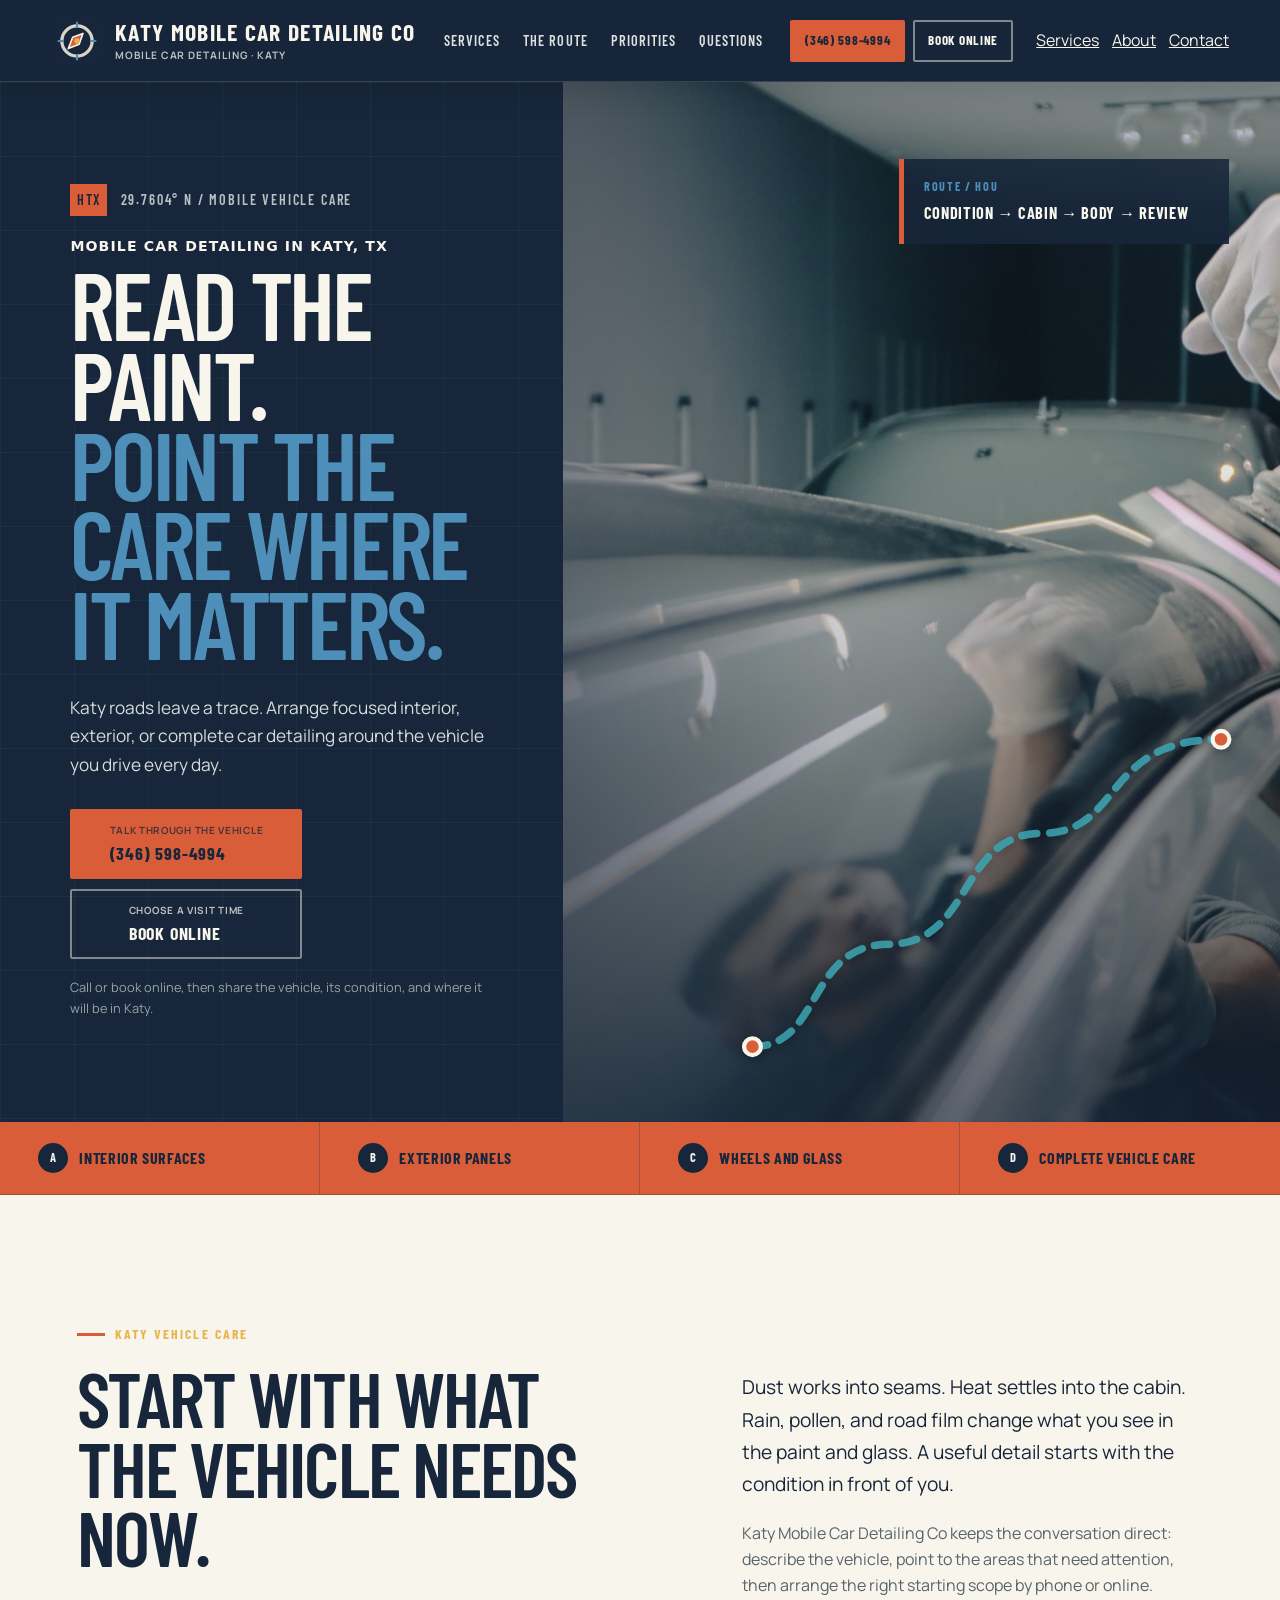
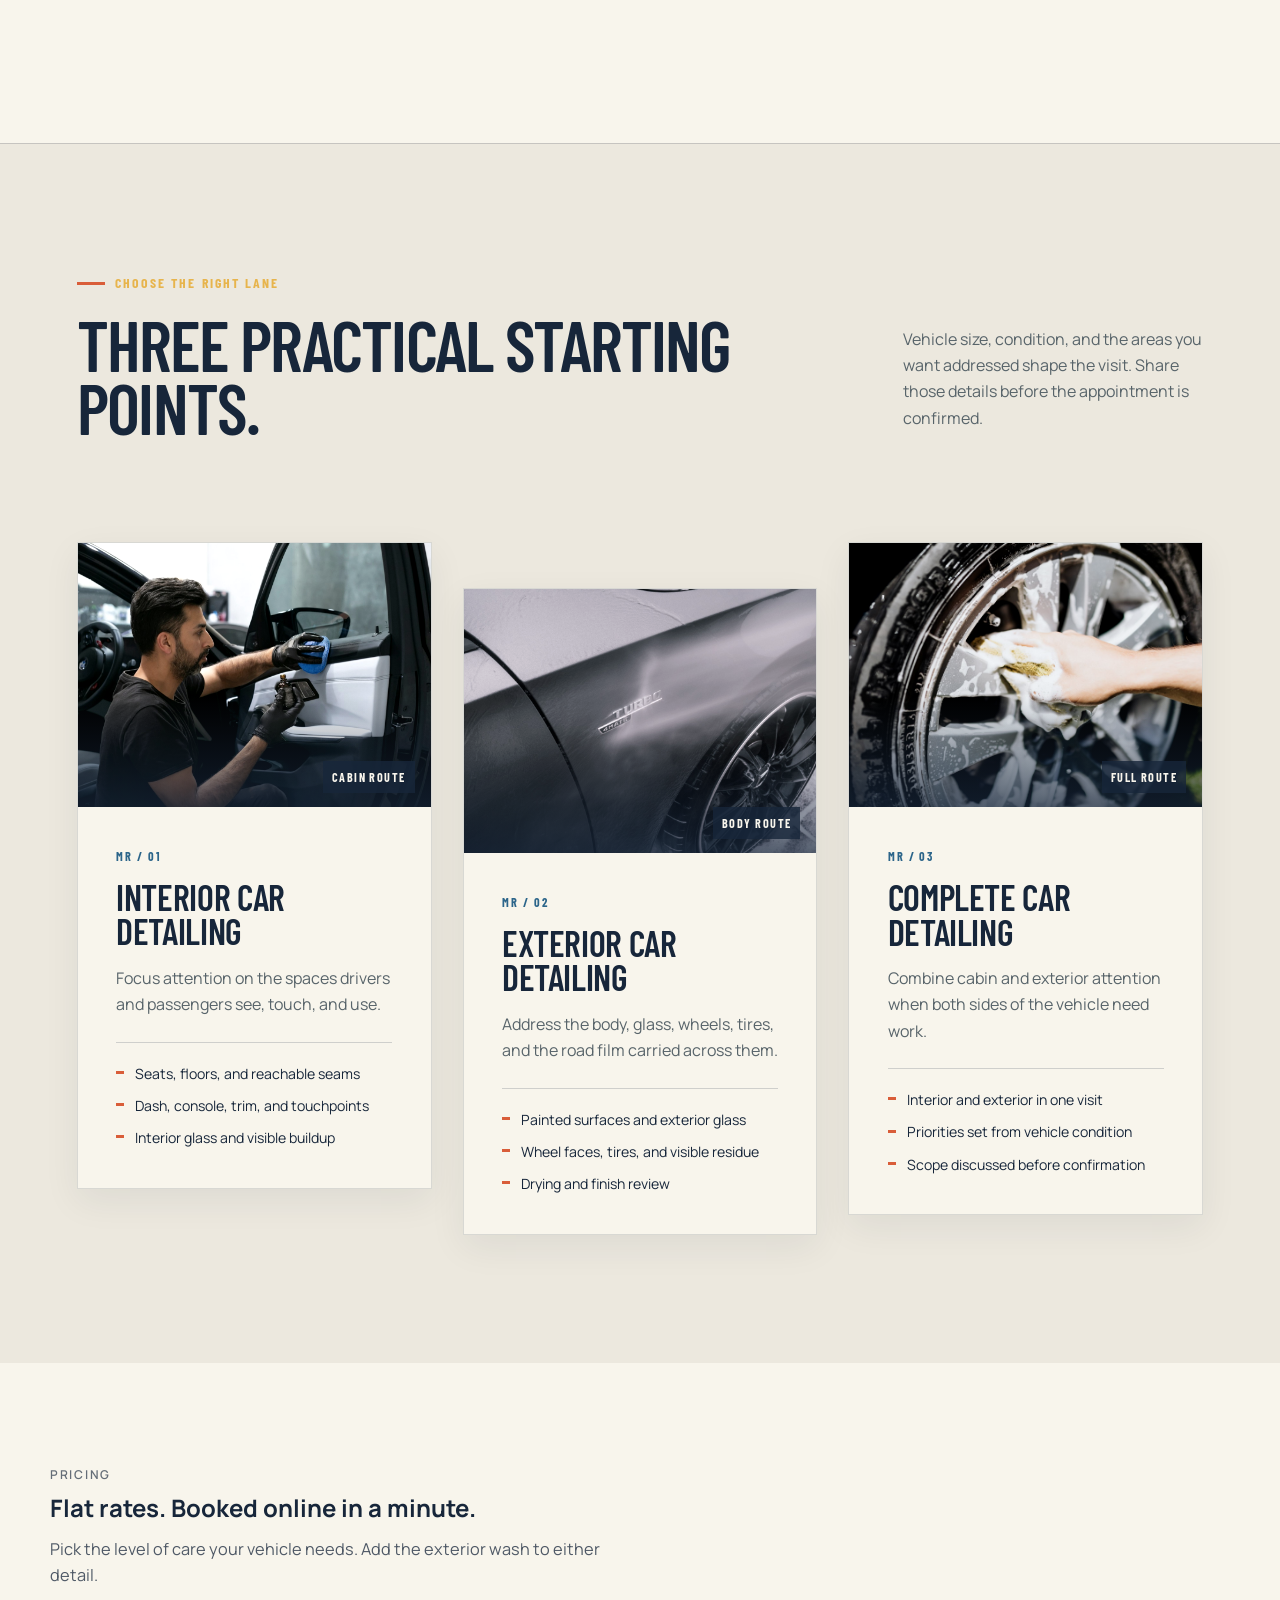
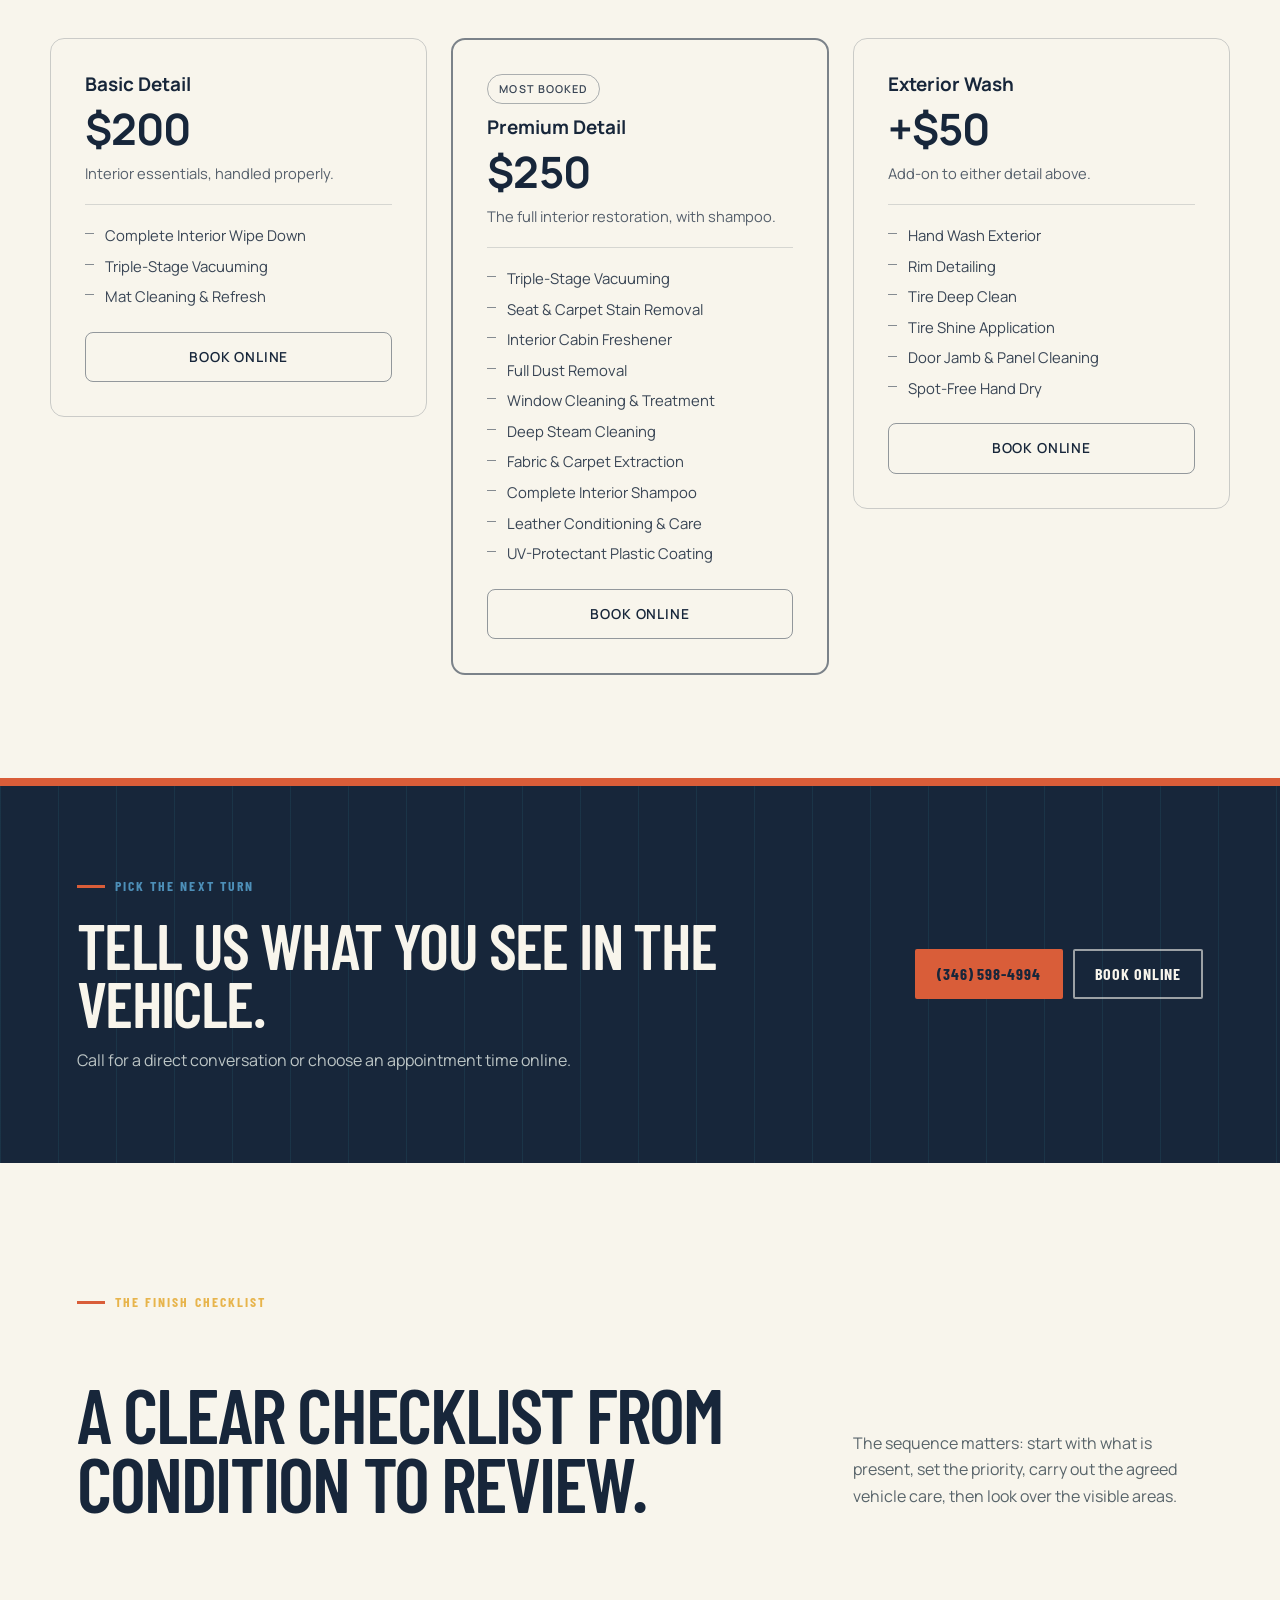
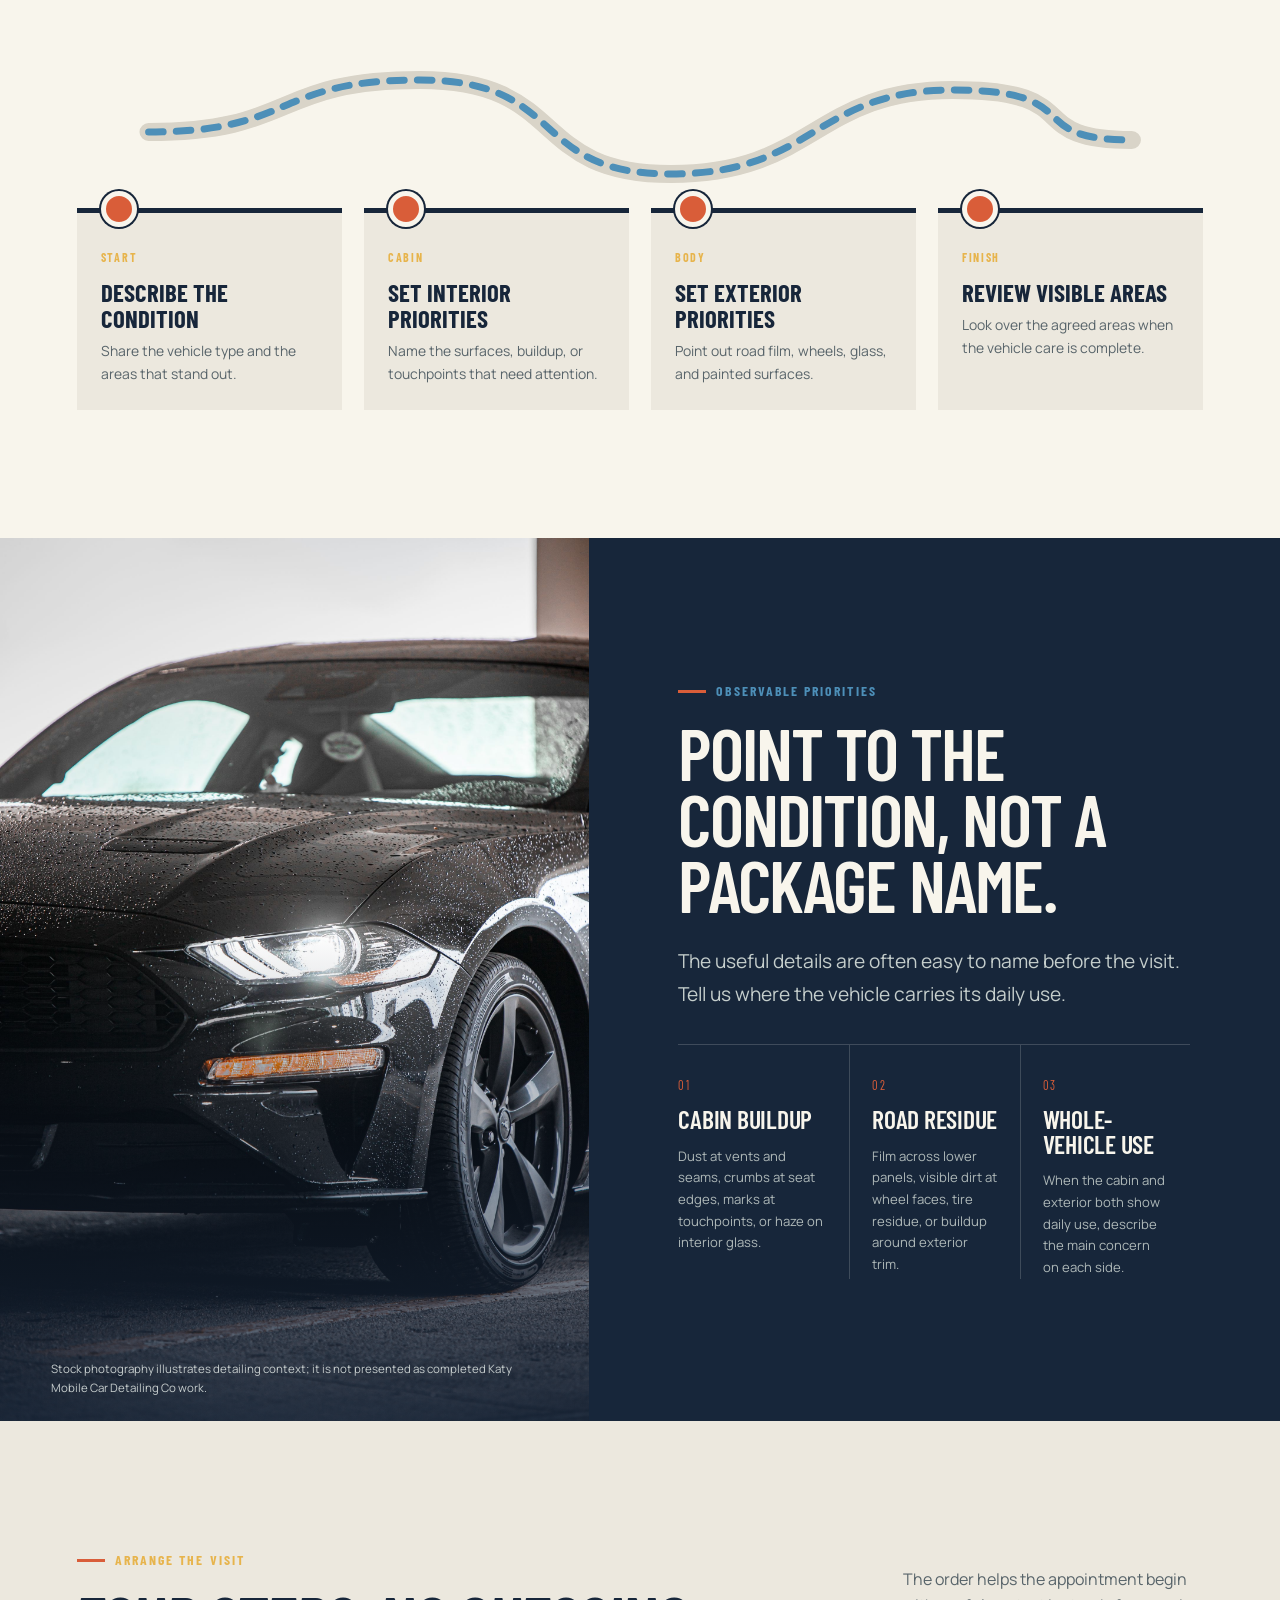
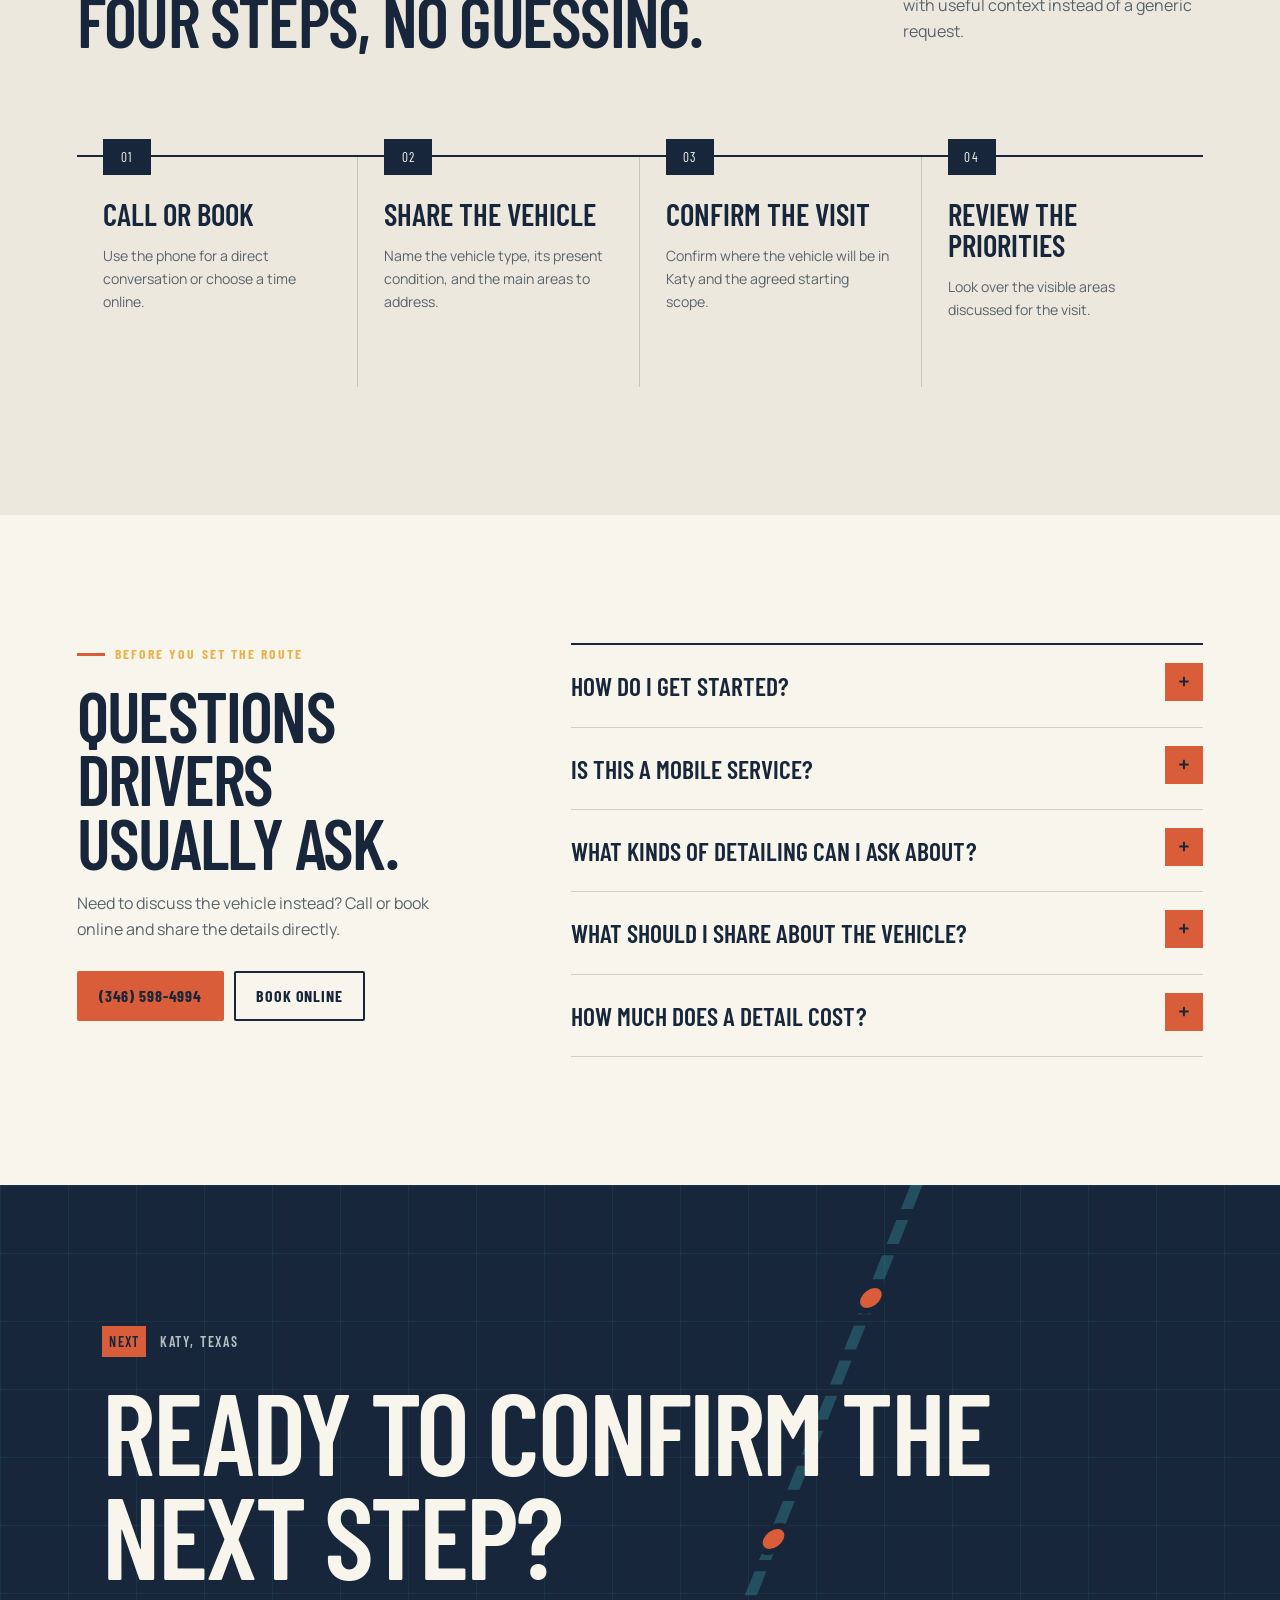
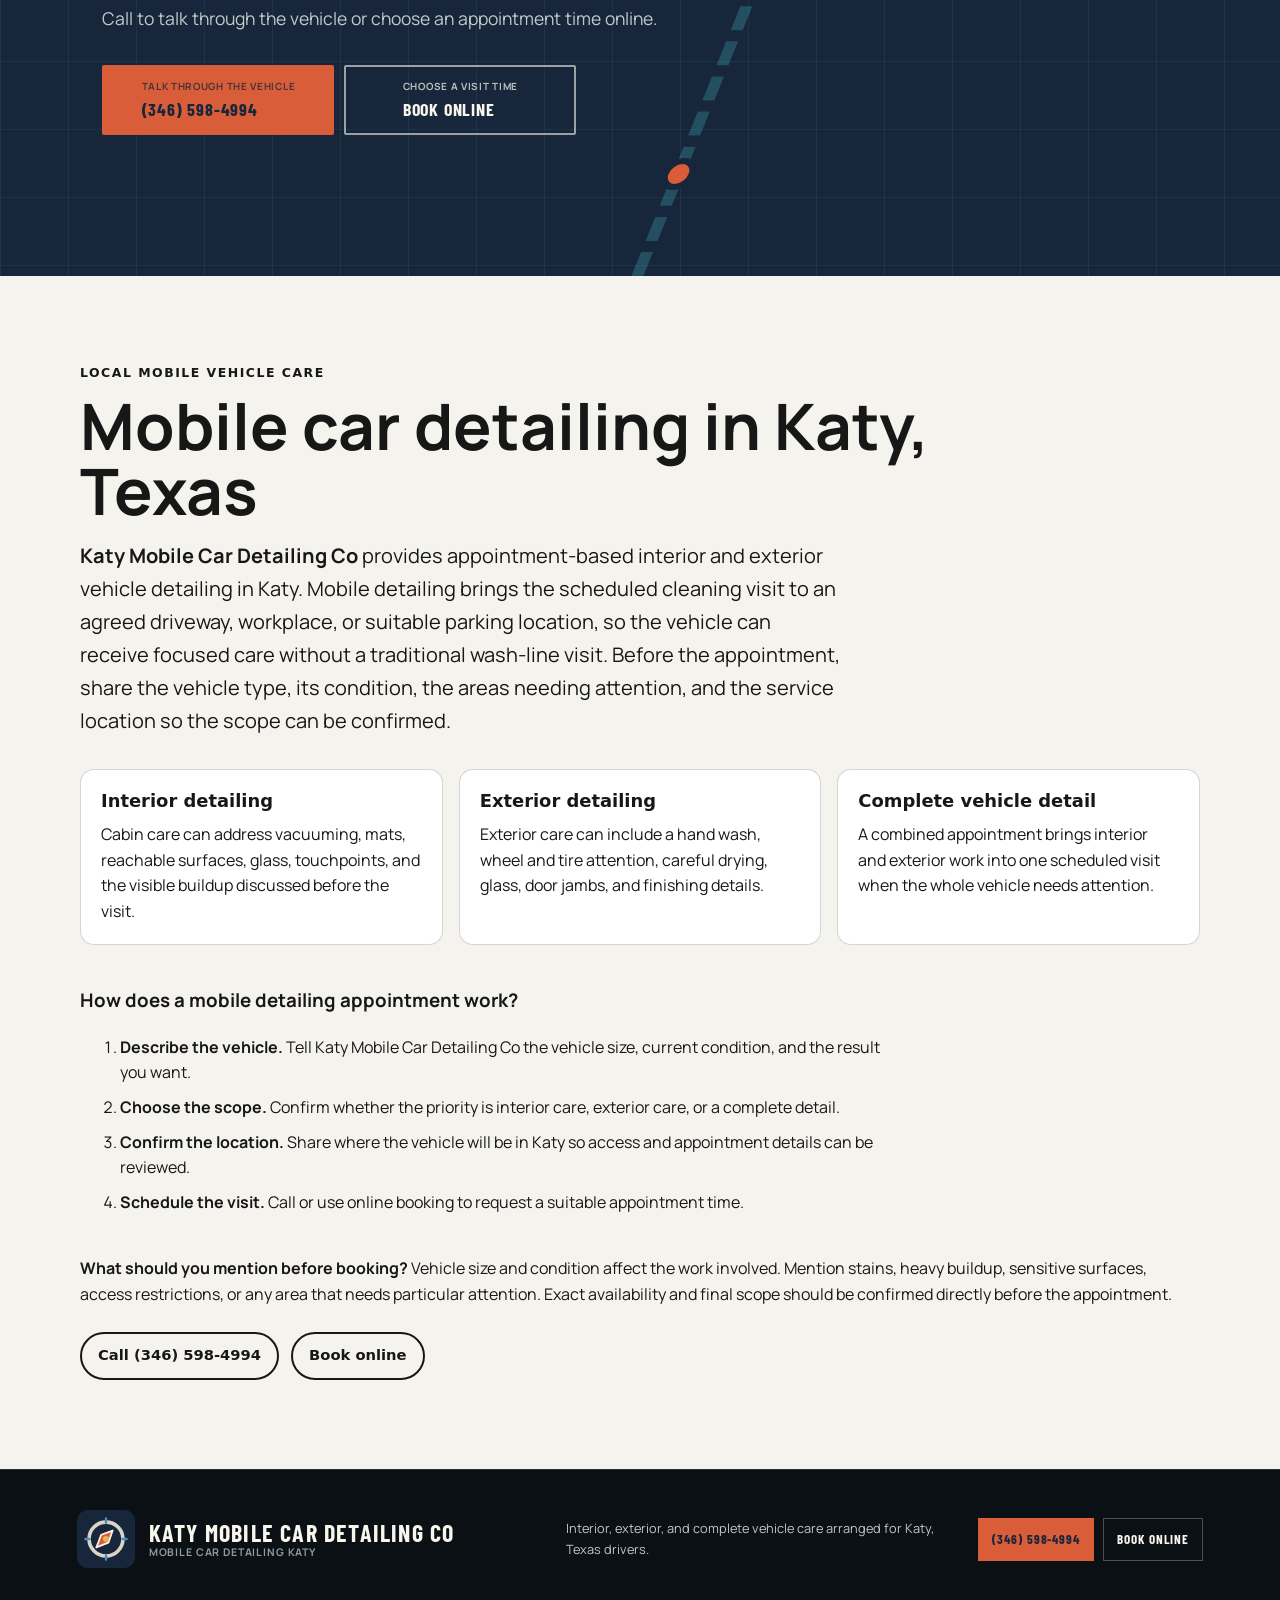
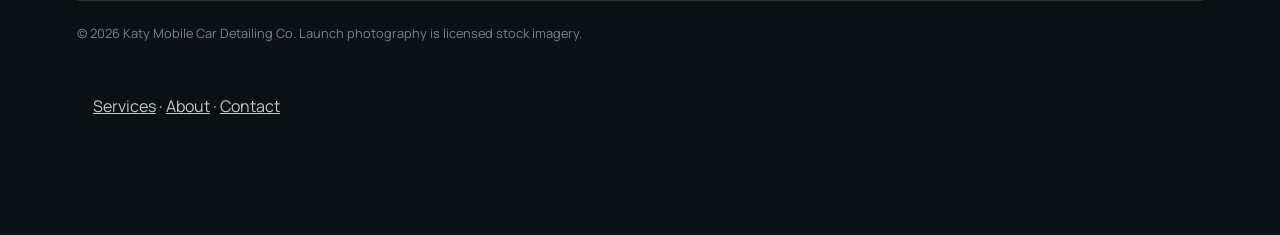
<file: index.html>
<!doctype html>
<html lang="en">
<head>
  <meta charset="utf-8">
  <meta name="viewport" content="width=device-width, initial-scale=1">
  <title>Mobile Car Detailing in Katy, TX | Katy Mobile Car Detailing Co</title>
  <meta name="theme-color" content="#102332">
  <link rel="canonical" href="https://katymobilecardetailing.shop/">
  <link rel="icon" href="/assets/favicon.svg" type="image/svg+xml">
  <link rel="preconnect" href="https://fonts.googleapis.com">
  <link rel="preconnect" href="https://fonts.gstatic.com" crossorigin>
  <link href="https://fonts.googleapis.com/css2?family=Barlow+Condensed:wght@500;600;700&family=Manrope:wght@400;500;600;700&display=swap" rel="stylesheet">
  <link rel="preload" href="/assets/hero-route.jpg" as="image">
  <link rel="stylesheet" href="/styles.css">
  <script type="application/ld+json">
{
  "@context": "https://schema.org",
  "@type": "AutomotiveBusiness",
  "name": "Katy Mobile Car Detailing Co",
  "url": "https://katymobilecardetailing.shop/",
  "telephone": "+1 346-598-4994",
  "address": {
    "@type": "PostalAddress",
    "streetAddress": "5544 S Peek Rd",
    "addressLocality": "Katy",
    "addressRegion": "TX",
    "postalCode": "77494",
    "addressCountry": "US"
  },
  "description": "Mobile car detailing in Katy, Texas with interior, exterior, and complete vehicle care appointments.",
  "areaServed": {
    "@type": "City",
    "name": "Katy",
    "containedInPlace": {
      "@type": "State",
      "name": "Texas"
    }
  },
  "hasOfferCatalog": {
    "@type": "OfferCatalog",
    "name": "Car detailing services",
    "itemListElement": [
      {
        "@type": "Offer",
        "itemOffered": {
          "@type": "Service",
          "name": "Interior car detailing"
        }
      },
      {
        "@type": "Offer",
        "itemOffered": {
          "@type": "Service",
          "name": "Exterior car detailing"
        }
      },
      {
        "@type": "Offer",
        "itemOffered": {
          "@type": "Service",
          "name": "Complete car detailing"
        }
      }
    ]
  },
  "priceRange": "$200-$250",
  "makesOffer": [
    {
      "@type": "Offer",
      "name": "Basic Detail",
      "price": "200",
      "priceCurrency": "USD",
      "availability": "https://schema.org/InStock",
      "itemOffered": {
        "@type": "Service",
        "name": "Basic Detail",
        "description": "Interior essentials: complete interior wipe down, triple-stage vacuuming, and mat cleaning and refresh."
      }
    },
    {
      "@type": "Offer",
      "name": "Premium Detail",
      "price": "250",
      "priceCurrency": "USD",
      "availability": "https://schema.org/InStock",
      "itemOffered": {
        "@type": "Service",
        "name": "Premium Detail",
        "description": "The full interior restoration, including complete interior shampoo, deep steam cleaning, fabric and carpet extraction, and leather conditioning."
      }
    },
    {
      "@type": "Offer",
      "name": "Exterior Wash",
      "price": "50",
      "priceCurrency": "USD",
      "availability": "https://schema.org/InStock",
      "itemOffered": {
        "@type": "Service",
        "name": "Exterior Wash",
        "description": "Add-on exterior wash: hand wash, rim detailing, tire deep clean and shine, door jamb cleaning, and spot-free hand dry."
      }
    }
  ],
  "@id": "https://katymobilecardetailing.shop/#business",
  "geo": {
    "@type": "GeoCoordinates",
    "latitude": 29.7499519,
    "longitude": -95.8124423
  },
  "image": "https://katymobilecardetailing.shop/assets/hero-route.jpg",
  "contactPoint": {
    "@type": "ContactPoint",
    "telephone": "+1 346-598-4994",
    "contactType": "customer service",
    "areaServed": "US-TX",
    "availableLanguage": "English"
  }
}
    </script>
<!-- SEO-GEO:START -->
  <meta name="description" content="Mobile car detailing in Katy, TX from Katy Mobile Car Detailing Co, with interior cleaning, exterior hand washing, and complete details. Call or book online.">
  <meta name="robots" content="index, follow, max-image-preview:large, max-snippet:-1, max-video-preview:-1">
  <meta property="og:locale" content="en_US">
  <meta property="og:type" content="website">
  <meta property="og:site_name" content="Katy Mobile Car Detailing Co">
  <meta property="og:title" content="Mobile Car Detailing in Katy, TX | Katy Mobile Car Detailing Co">
  <meta property="og:description" content="Mobile car detailing in Katy, TX from Katy Mobile Car Detailing Co, with interior cleaning, exterior hand washing, and complete details. Call or book online.">
  <meta property="og:url" content="https://katymobilecardetailing.shop/">
  <meta property="og:image" content="https://katymobilecardetailing.shop/assets/hero-route.jpg">
  <meta name="twitter:image" content="https://katymobilecardetailing.shop/assets/hero-route.jpg">
  <meta name="twitter:card" content="summary_large_image">
  <meta name="twitter:title" content="Mobile Car Detailing in Katy, TX | Katy Mobile Car Detailing Co">
  <meta name="twitter:description" content="Mobile car detailing in Katy, TX from Katy Mobile Car Detailing Co, with interior cleaning, exterior hand washing, and complete details. Call or book online.">
  <style id="seo-geo-styles">
    .seo-local-intent { display:block; margin:0 0 .55rem; font:700 clamp(.78rem,1.1vw,.95rem)/1.2 system-ui,sans-serif; letter-spacing:.08em; text-transform:uppercase; }
    .seo-geo-section { background:#f5f3ed; color:#171717; padding:clamp(3.5rem,7vw,6.5rem) clamp(1.25rem,5vw,5rem); }
    .seo-geo-inner { width:min(1120px,100%); margin:0 auto; }
    .seo-geo-kicker { margin:0 0 .75rem; font:700 .78rem/1.2 system-ui,sans-serif; letter-spacing:.12em; text-transform:uppercase; }
    .seo-geo-section h2 { max-width:22ch; margin:0 0 1rem; color:inherit; font-size:clamp(2rem,5vw,4rem); line-height:1.02; }
    .seo-geo-answer { max-width:760px; margin:0 0 2rem; font-size:clamp(1.05rem,2vw,1.25rem); line-height:1.65; }
    .seo-geo-grid { display:grid; grid-template-columns:repeat(3,minmax(0,1fr)); gap:1rem; margin:2rem 0; }
    .seo-geo-card { border:1px solid rgba(23,23,23,.18); border-radius:14px; padding:1.25rem; background:#fff; }
    .seo-geo-card h3 { margin:0 0 .6rem; color:inherit; font:700 1.12rem/1.25 system-ui,sans-serif; }
    .seo-geo-card p { margin:0; line-height:1.6; }
    .seo-geo-steps { max-width:820px; margin:2.5rem 0; }
    .seo-geo-steps li { margin:.65rem 0; line-height:1.55; }
    .seo-geo-actions { display:flex; flex-wrap:wrap; gap:.75rem; margin-top:1.5rem; }
    .seo-geo-action { display:inline-flex; align-items:center; min-height:48px; padding:.75rem 1rem; border:2px solid currentColor; border-radius:999px; color:inherit; font:700 .92rem/1 system-ui,sans-serif; text-decoration:none; }
    @media (max-width:760px) { .seo-geo-grid { grid-template-columns:1fr; } }
  </style>
<!-- SEO-GEO:END -->
  <script id="seo-geo-entity-schema" type="application/ld+json">
{
  "@context": "https://schema.org",
  "@graph": [
    {
      "@type": "WebSite",
      "@id": "https://katymobilecardetailing.shop/#website",
      "url": "https://katymobilecardetailing.shop/",
      "name": "Katy Mobile Car Detailing Co",
      "inLanguage": "en-US",
      "publisher": {
        "@id": "https://katymobilecardetailing.shop/#business"
      }
    },
    {
      "@type": "Service",
      "@id": "https://katymobilecardetailing.shop/#mobile-car-detailing",
      "name": "Mobile Car Detailing in Katy, Texas",
      "serviceType": "Mobile car detailing",
      "provider": {
        "@id": "https://katymobilecardetailing.shop/#business"
      },
      "areaServed": {
        "@type": "City",
        "name": "Katy",
        "containedInPlace": {
          "@type": "State",
          "name": "Texas"
        }
      },
      "url": "https://katymobilecardetailing.shop/#services"
    }
  ]
}
  </script>
<style id="SEO-NEXT-NAV-CSS">.seo-next-nav{display:flex;gap:.8rem;flex-wrap:wrap}.seo-next-footer-nav{padding:1rem}.seo-next-footer-nav a{color:inherit}</style></head>
<body>
  <a class="skip-link" href="#main">Skip to content</a>

  <header class="site-header" data-header>
    <a class="brand" href="#top" aria-label="Katy Mobile Car Detailing Co home">
      <img src="/assets/logo.svg" width="52" height="52" alt="">
      <span class="brand-words">
        <strong>Katy Mobile Car Detailing Co</strong>
        <small>Mobile Car Detailing · Katy</small>
      </span>
    </a>

    <button class="menu-toggle" type="button" aria-expanded="false" aria-controls="site-nav">
      <span class="sr-only">Open menu</span>
      <i></i><i></i><i></i>
    </button>

    <nav class="site-nav" id="site-nav" aria-label="Primary navigation">
      <a href="#services">Services</a>
      <a href="#route">The route</a>
      <a href="#priorities">Priorities</a>
      <a href="#questions">Questions</a>
      <div class="nav-actions">
        <a class="button button-call button-small" href="tel:+13465984994">(346) 598-4994</a>
        <a class="button button-book button-small" href="/scheduling">Book online</a>
      </div>
    <!-- SEO-NEXT-NAV:START --><div class="seo-next-nav" aria-label="Expanded site pages"><a href="/services/">Services</a><a href="/about/">About</a><a href="/contact/">Contact</a></div><!-- SEO-NEXT-NAV:END --></nav>
  </header>

  <main id="main">
    <section class="hero" id="top">
      <div class="hero-copy">
        <p class="coordinate"><span>HTX</span> 29.7604° N / Mobile vehicle care</p>
        <h1><span class="seo-local-intent" data-seo-local-intent>Mobile Car Detailing in Katy, TX</span>Read the paint. <em>Point the care where it matters.</em></h1>
        <p class="hero-lede">Katy roads leave a trace. Arrange focused interior, exterior, or complete car detailing around the vehicle you drive every day.</p>
        <div class="action-pair hero-actions">
          <a class="button button-call button-large" href="tel:+13465984994">
            <span>Talk through the vehicle</span>
            <strong>(346) 598-4994</strong>
          </a>
          <a class="button button-book button-large" href="/scheduling">
            <span>Choose a visit time</span>
            <strong>Book online</strong>
          </a>
        </div>
        <p class="microcopy">Call or book online, then share the vehicle, its condition, and where it will be in Katy.</p>
      </div>

      <div class="hero-image" role="img" aria-label="A polished vehicle panel under inspection light">
        <div class="hero-image-scrim"></div>
        <div class="hero-map-card" aria-hidden="true">
          <span>ROUTE / HOU</span>
          <strong>Condition → Cabin → Body → Review</strong>
        </div>
        <svg class="hero-route-line" viewBox="0 0 700 560" aria-hidden="true">
          <path d="M72 470 C156 470 136 348 235 348 S318 216 416 216 S487 104 630 104"/>
          <circle cx="72" cy="470" r="10"/>
          <circle cx="630" cy="104" r="10"/>
        </svg>
      </div>
    </section>

    <section class="road-strip" aria-label="Service focus">
      <p><span>A</span> Interior surfaces</p>
      <p><span>B</span> Exterior panels</p>
      <p><span>C</span> Wheels and glass</p>
      <p><span>D</span> Complete vehicle care</p>
    </section>

    <section class="section intro" aria-labelledby="intro-title">
      <div class="section-label">Katy vehicle care</div>
      <div class="intro-grid">
        <h2 id="intro-title">Start with what the vehicle needs now.</h2>
        <div class="intro-copy">
          <p class="lead">Dust works into seams. Heat settles into the cabin. Rain, pollen, and road film change what you see in the paint and glass. A useful detail starts with the condition in front of you.</p>
          <p>Katy Mobile Car Detailing Co keeps the conversation direct: describe the vehicle, point to the areas that need attention, then arrange the right starting scope by phone or online.</p>
        </div>
      </div>
    </section>

    <section class="section services" id="services" aria-labelledby="services-title">
      <div class="section-heading">
        <div>
          <p class="section-kicker">Choose the right lane</p>
          <h2 id="services-title">Three practical starting points.</h2>
        </div>
        <p>Vehicle size, condition, and the areas you want addressed shape the visit. Share those details before the appointment is confirmed.</p>
      </div>

      <div class="service-grid">
        <article class="service-card">
          <div class="service-photo">
            <img src="/assets/service-interior.jpg" alt="A vehicle interior receiving careful surface cleaning" loading="lazy">
            <span>Cabin route</span>
          </div>
          <div class="service-content">
            <p class="service-code">MR / 01</p>
            <h3>Interior car detailing</h3>
            <p>Focus attention on the spaces drivers and passengers see, touch, and use.</p>
            <ul>
              <li>Seats, floors, and reachable seams</li>
              <li>Dash, console, trim, and touchpoints</li>
              <li>Interior glass and visible buildup</li>
            </ul>
          </div>
        </article>

        <article class="service-card service-card-offset">
          <div class="service-photo">
            <img src="/assets/service-foam.jpg" alt="A dark car covered with wash foam" loading="lazy">
            <span>Body route</span>
          </div>
          <div class="service-content">
            <p class="service-code">MR / 02</p>
            <h3>Exterior car detailing</h3>
            <p>Address the body, glass, wheels, tires, and the road film carried across them.</p>
            <ul>
              <li>Painted surfaces and exterior glass</li>
              <li>Wheel faces, tires, and visible residue</li>
              <li>Drying and finish review</li>
            </ul>
          </div>
        </article>

        <article class="service-card">
          <div class="service-photo">
            <img src="/assets/service-wheel.jpg" alt="A vehicle wheel covered with cleaning foam" loading="lazy">
            <span>Full route</span>
          </div>
          <div class="service-content">
            <p class="service-code">MR / 03</p>
            <h3>Complete car detailing</h3>
            <p>Combine cabin and exterior attention when both sides of the vehicle need work.</p>
            <ul>
              <li>Interior and exterior in one visit</li>
              <li>Priorities set from vehicle condition</li>
              <li>Scope discussed before confirmation</li>
            </ul>
          </div>
        </article>
      </div>
    </section>

    <section class="rates" id="pricing" aria-labelledby="pricing-title">
      <div class="rates-shell">
        <div class="rates-head">
          <p class="rates-eyebrow">Pricing</p>
          <h2 id="pricing-title">Flat rates. Booked online in a minute.</h2>
          <p class="rates-intro">Pick the level of care your vehicle needs. Add the exterior wash to either detail.</p>
        </div>

        <div class="rate-grid">
          <article class="rate-card">
            <h3>Basic Detail</h3>
            <p class="rate-figure">$200</p>
            <p class="rate-note">Interior essentials, handled properly.</p>
            <ul class="rate-list">
              <li>Complete Interior Wipe Down</li>
              <li>Triple-Stage Vacuuming</li>
              <li>Mat Cleaning &amp; Refresh</li>
            </ul>
            <a class="rate-cta" href="/scheduling" target="_blank" rel="noopener">Book Online</a>
          </article>
          <article class="rate-card rate-card-featured">
            <span class="rate-badge">Most booked</span>
            <h3>Premium Detail</h3>
            <p class="rate-figure">$250</p>
            <p class="rate-note">The full interior restoration, with shampoo.</p>
            <ul class="rate-list">
              <li>Triple-Stage Vacuuming</li>
              <li>Seat &amp; Carpet Stain Removal</li>
              <li>Interior Cabin Freshener</li>
              <li>Full Dust Removal</li>
              <li>Window Cleaning &amp; Treatment</li>
              <li>Deep Steam Cleaning</li>
              <li>Fabric &amp; Carpet Extraction</li>
              <li>Complete Interior Shampoo</li>
              <li>Leather Conditioning &amp; Care</li>
              <li>UV-Protectant Plastic Coating</li>
            </ul>
            <a class="rate-cta" href="/scheduling" target="_blank" rel="noopener">Book Online</a>
          </article>
          <article class="rate-card">
            <h3>Exterior Wash</h3>
            <p class="rate-figure">+$50</p>
            <p class="rate-note">Add-on to either detail above.</p>
            <ul class="rate-list">
              <li>Hand Wash Exterior</li>
              <li>Rim Detailing</li>
              <li>Tire Deep Clean</li>
              <li>Tire Shine Application</li>
              <li>Door Jamb &amp; Panel Cleaning</li>
              <li>Spot-Free Hand Dry</li>
            </ul>
            <a class="rate-cta" href="/scheduling" target="_blank" rel="noopener">Book Online</a>
          </article>
        </div>
      </div>
    </section>


    <section class="route-callout" aria-label="Contact Katy Mobile Car Detailing Co">
      <div>
        <p class="section-kicker">Pick the next turn</p>
        <h2>Tell us what you see in the vehicle.</h2>
        <p>Call for a direct conversation or choose an appointment time online.</p>
      </div>
      <div class="action-pair">
        <a class="button button-call" href="tel:+13465984994">(346) 598-4994</a>
        <a class="button button-book button-book-light" href="/scheduling">Book online</a>
      </div>
    </section>

    <section class="section route-section" id="route" aria-labelledby="route-title">
      <div class="route-intro">
        <p class="section-kicker">The finish checklist</p>
        <h2 id="route-title">A clear checklist from condition to review.</h2>
        <p>The sequence matters: start with what is present, set the priority, carry out the agreed vehicle care, then look over the visible areas.</p>
      </div>

      <div class="route-map">
        <svg viewBox="0 0 1100 190" preserveAspectRatio="none" aria-hidden="true">
          <path class="route-base" d="M70 100 C215 100 190 48 335 48 S440 142 580 142 S720 58 855 58 S920 108 1030 108"/>
          <path class="route-progress" d="M70 100 C215 100 190 48 335 48 S440 142 580 142 S720 58 855 58 S920 108 1030 108"/>
        </svg>
        <ol class="waypoints">
          <li>
            <span>Start</span>
            <strong>Describe the condition</strong>
            <p>Share the vehicle type and the areas that stand out.</p>
          </li>
          <li>
            <span>Cabin</span>
            <strong>Set interior priorities</strong>
            <p>Name the surfaces, buildup, or touchpoints that need attention.</p>
          </li>
          <li>
            <span>Body</span>
            <strong>Set exterior priorities</strong>
            <p>Point out road film, wheels, glass, and painted surfaces.</p>
          </li>
          <li>
            <span>Finish</span>
            <strong>Review visible areas</strong>
            <p>Look over the agreed areas when the vehicle care is complete.</p>
          </li>
        </ol>
      </div>
    </section>

    <section class="priorities" id="priorities" aria-labelledby="priorities-title">
      <div class="priority-image">
        <img src="/assets/detail-wet-paint.jpg" alt="Water droplets reflecting light on dark vehicle paint" loading="lazy">
        <p>Stock photography illustrates detailing context; it is not presented as completed Katy Mobile Car Detailing Co work.</p>
      </div>
      <div class="priority-copy">
        <p class="section-kicker">Observable priorities</p>
        <h2 id="priorities-title">Point to the condition, not a package name.</h2>
        <p class="lead">The useful details are often easy to name before the visit. Tell us where the vehicle carries its daily use.</p>
        <div class="priority-list">
          <article>
            <span>01</span>
            <h3>Cabin buildup</h3>
            <p>Dust at vents and seams, crumbs at seat edges, marks at touchpoints, or haze on interior glass.</p>
          </article>
          <article>
            <span>02</span>
            <h3>Road residue</h3>
            <p>Film across lower panels, visible dirt at wheel faces, tire residue, or buildup around exterior trim.</p>
          </article>
          <article>
            <span>03</span>
            <h3>Whole-vehicle use</h3>
            <p>When the cabin and exterior both show daily use, describe the main concern on each side.</p>
          </article>
        </div>
      </div>
    </section>

    <section class="section process" aria-labelledby="process-title">
      <div class="section-heading">
        <div>
          <p class="section-kicker">Arrange the visit</p>
          <h2 id="process-title">Four steps, no guessing.</h2>
        </div>
        <p>The order helps the appointment begin with useful context instead of a generic request.</p>
      </div>
      <ol class="process-grid">
        <li><span>Call or book</span><p>Use the phone for a direct conversation or choose a time online.</p></li>
        <li><span>Share the vehicle</span><p>Name the vehicle type, its present condition, and the main areas to address.</p></li>
        <li><span>Confirm the visit</span><p>Confirm where the vehicle will be in Katy and the agreed starting scope.</p></li>
        <li><span>Review the priorities</span><p>Look over the visible areas discussed for the visit.</p></li>
      </ol>
    </section>

    <section class="section questions" id="questions" aria-labelledby="questions-title">
      <div class="questions-intro">
        <p class="section-kicker">Before you set the route</p>
        <h2 id="questions-title">Questions drivers usually ask.</h2>
        <p>Need to discuss the vehicle instead? Call or book online and share the details directly.</p>
        <div class="action-pair questions-actions">
          <a class="button button-call" href="tel:+13465984994">(346) 598-4994</a>
          <a class="button button-book button-book-dark" href="/scheduling">Book online</a>
        </div>
      </div>
      <div class="faq-list">
        <details>
          <summary>How do I get started?</summary>
          <p>Call (346) 598-4994 or book online. Share the vehicle type, its condition, the areas that need attention, and where it will be in Katy.</p>
        </details>
        <details>
          <summary>Is this a mobile service?</summary>
          <p>Yes. Katy Mobile Car Detailing Co is built around mobile car detailing in Katy. Confirm the location and visit details when you call or book.</p>
        </details>
        <details>
          <summary>What kinds of detailing can I ask about?</summary>
          <p>Start with interior, exterior, or complete car detailing. The vehicle size, condition, and visible priorities help shape the scope.</p>
        </details>
        <details>
          <summary>What should I share about the vehicle?</summary>
          <p>Share the vehicle type, what you can see now, any areas that need focused attention, and where the vehicle will be for the visit.</p>
        </details>
        <details>
          <summary>How much does a detail cost?</summary>
          <p>The Basic Detail is $200 and covers interior essentials. The Premium Detail is $250 and includes a complete interior shampoo. An Exterior Wash can be added to either for $50. Vehicle size and condition can affect the final scope, so confirm the details when you call or book.</p>
        </details>
      </div>
    </section>

    <section class="final-cta" id="contact">
      <div class="final-route-mark" aria-hidden="true">
        <span></span><span></span><span></span>
      </div>
      <p class="coordinate"><span>NEXT</span> Katy, Texas</p>
      <h2>Ready to confirm the next step?</h2>
      <p>Call to talk through the vehicle or choose an appointment time online.</p>
      <div class="action-pair final-actions">
        <a class="button button-call button-large" href="tel:+13465984994">
          <span>Talk through the vehicle</span>
          <strong>(346) 598-4994</strong>
        </a>
        <a class="button button-book button-book-light button-large" href="/scheduling">
          <span>Choose a visit time</span>
          <strong>Book online</strong>
        </a>
      </div>
    </section>
  <!-- SEO-GEO-LOCAL:START -->
    <section class="seo-geo-section" id="local-detailing" aria-labelledby="local-detailing-title">
      <div class="seo-geo-inner">
        <p class="seo-geo-kicker">Local mobile vehicle care</p>
        <h2 id="local-detailing-title">Mobile car detailing in Katy, Texas</h2>
        <p class="seo-geo-answer"><strong>Katy Mobile Car Detailing Co</strong> provides appointment-based interior and exterior vehicle detailing in Katy. Mobile detailing brings the scheduled cleaning visit to an agreed driveway, workplace, or suitable parking location, so the vehicle can receive focused care without a traditional wash-line visit. Before the appointment, share the vehicle type, its condition, the areas needing attention, and the service location so the scope can be confirmed.</p>

        <div class="seo-geo-grid" aria-label="Available detailing options">
          <article class="seo-geo-card">
            <h3>Interior detailing</h3>
            <p>Cabin care can address vacuuming, mats, reachable surfaces, glass, touchpoints, and the visible buildup discussed before the visit.</p>
          </article>
          <article class="seo-geo-card">
            <h3>Exterior detailing</h3>
            <p>Exterior care can include a hand wash, wheel and tire attention, careful drying, glass, door jambs, and finishing details.</p>
          </article>
          <article class="seo-geo-card">
            <h3>Complete vehicle detail</h3>
            <p>A combined appointment brings interior and exterior work into one scheduled visit when the whole vehicle needs attention.</p>
          </article>
        </div>

        <div class="seo-geo-steps">
          <h3>How does a mobile detailing appointment work?</h3>
          <ol>
            <li><strong>Describe the vehicle.</strong> Tell Katy Mobile Car Detailing Co the vehicle size, current condition, and the result you want.</li>
            <li><strong>Choose the scope.</strong> Confirm whether the priority is interior care, exterior care, or a complete detail.</li>
            <li><strong>Confirm the location.</strong> Share where the vehicle will be in Katy so access and appointment details can be reviewed.</li>
            <li><strong>Schedule the visit.</strong> Call or use online booking to request a suitable appointment time.</li>
          </ol>
        </div>

        <p><strong>What should you mention before booking?</strong> Vehicle size and condition affect the work involved. Mention stains, heavy buildup, sensitive surfaces, access restrictions, or any area that needs particular attention. Exact availability and final scope should be confirmed directly before the appointment.</p>
        <div class="seo-geo-actions">
          <a class="seo-geo-action" href="tel:+13465984994">Call (346) 598-4994</a>
          <a class="seo-geo-action" href="/scheduling" target="_blank" rel="noopener">Book online</a>
        </div>
      </div>
    </section>
<!-- SEO-GEO-LOCAL:END -->
  </main>

  <footer class="site-footer">
    <div class="footer-brand">
      <img src="/assets/logo.svg" width="58" height="58" alt="">
      <div><strong>Katy Mobile Car Detailing Co</strong><span>Mobile Car Detailing Katy</span></div>
    </div>
    <p>Interior, exterior, and complete vehicle care arranged for Katy, Texas drivers.</p>
    <div class="footer-actions">
      <a href="tel:+13465984994">(346) 598-4994</a>
      <a href="/scheduling">Book online</a>
    </div>
    <p class="footer-fine">© <span data-year>2026</span> Katy Mobile Car Detailing Co. Launch photography is licensed stock imagery.</p>
  <!-- SEO-NEXT-NAV:START --><nav class="seo-next-footer-nav" aria-label="Expanded footer navigation"><a href="/services/">Services</a> · <a href="/about/">About</a> · <a href="/contact/">Contact</a></nav><!-- SEO-NEXT-NAV:END --></footer>

  <div class="mobile-action-bar" aria-label="Contact options">
    <a href="tel:+13465984994"><span>Call</span><strong>(346) 598-4994</strong></a>
    <a href="/scheduling"><span>Schedule</span><strong>Book online</strong></a>
  </div>

  <script src="/script.js" defer></script>
</body>
</html>
</file>
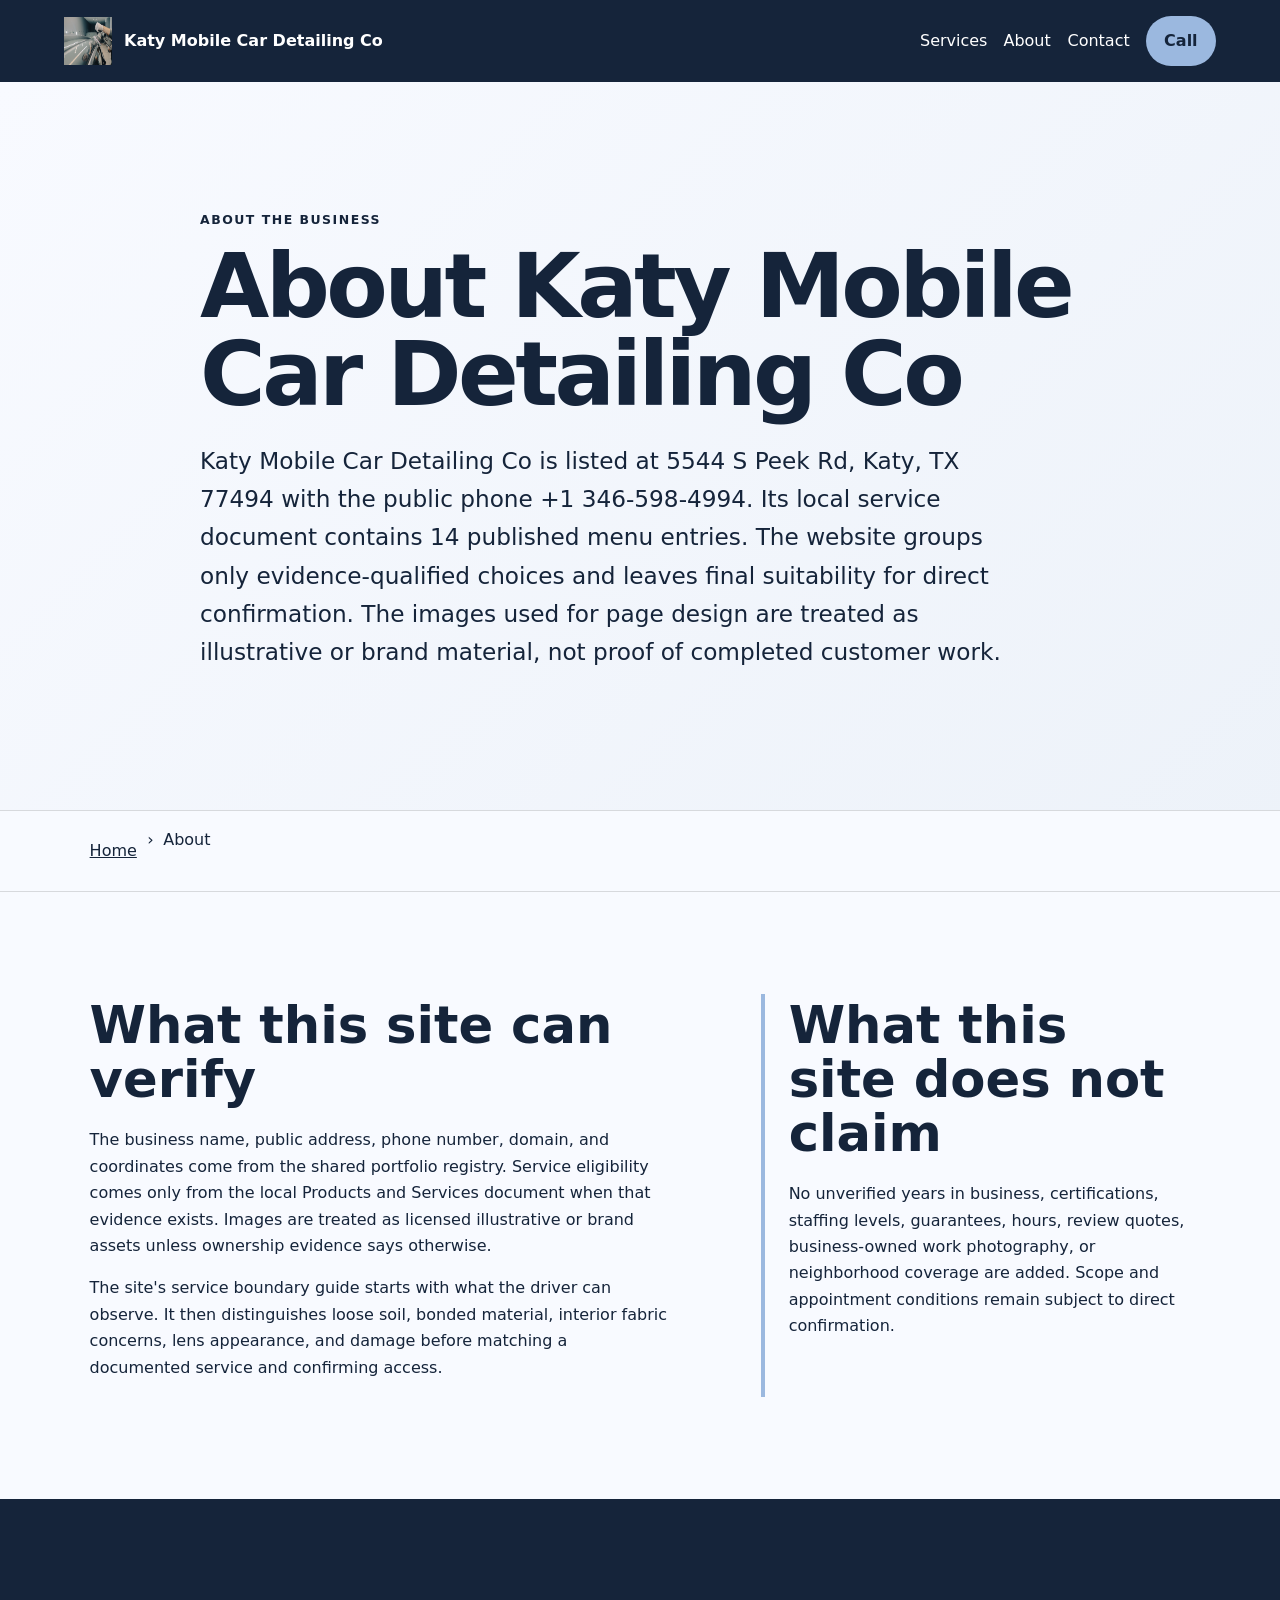
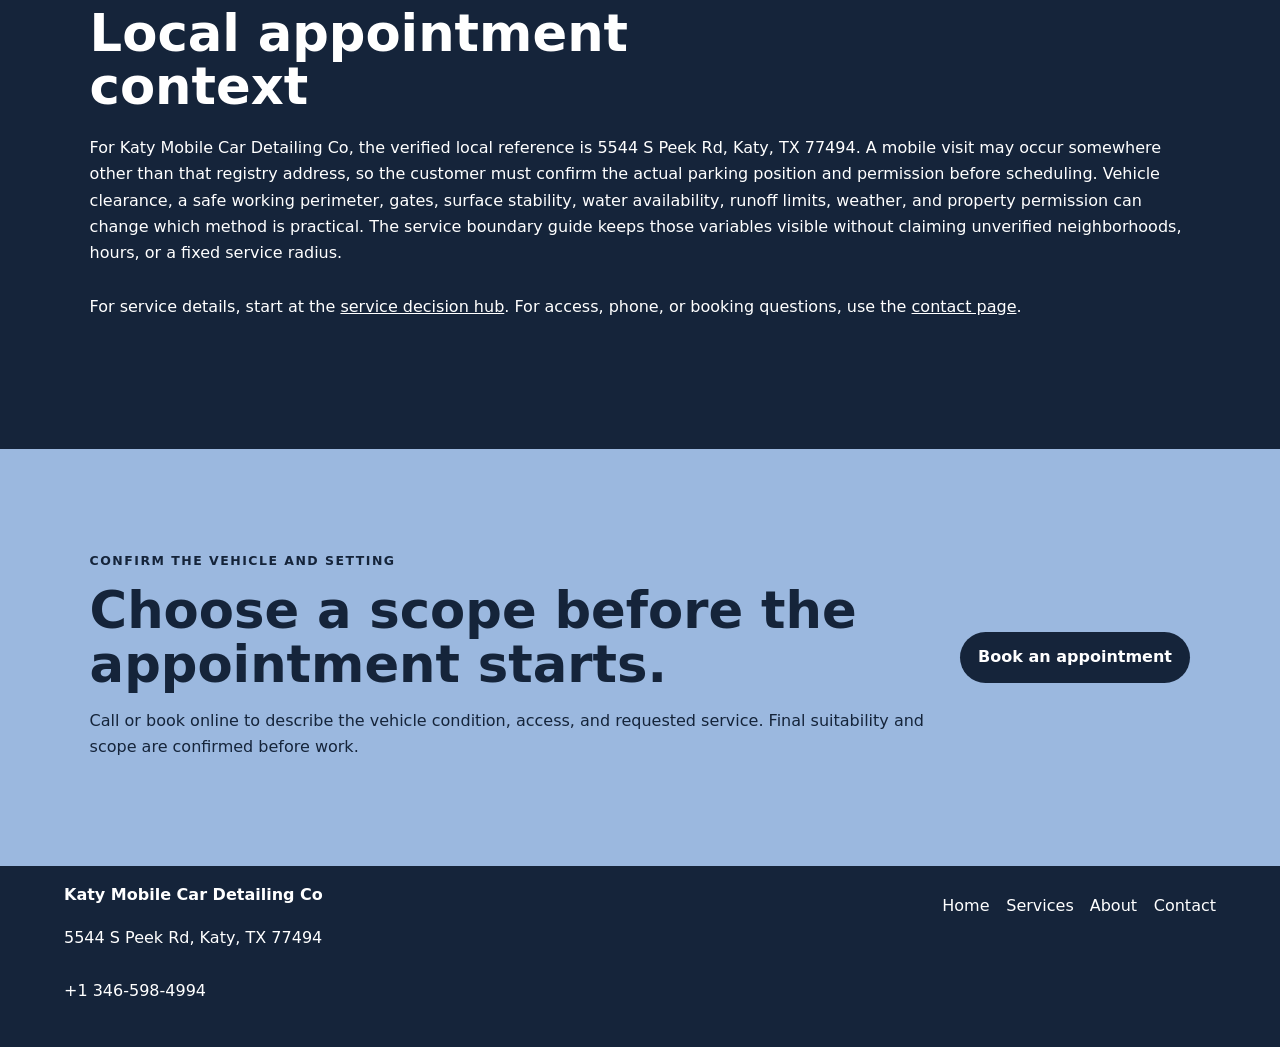
<file: about/index.html>
<!doctype html>
<html lang="en"><head>
  <meta charset="utf-8"><meta name="viewport" content="width=device-width,initial-scale=1">
  <title>About Katy Mobile Car Detailing Co | Katy, TX</title>
  <meta name="description" content="Verified identity, evidence boundaries, and appointment-planning approach for Katy Mobile Car Detailing Co in Katy, TX.">
  <meta name="robots" content="index, follow, max-image-preview:large, max-snippet:-1">
  <link rel="canonical" href="https://katymobilecardetailing.shop/about/">
  <meta property="og:type" content="website"><meta property="og:title" content="About Katy Mobile Car Detailing Co | Katy, TX">
  <meta property="og:description" content="Verified identity, evidence boundaries, and appointment-planning approach for Katy Mobile Car Detailing Co in Katy, TX."><meta property="og:url" content="https://katymobilecardetailing.shop/about/">
  <meta property="og:image" content="https://katymobilecardetailing.shop/assets/hero-route.jpg"><meta name="twitter:card" content="summary_large_image">
  <link rel="icon" href="/assets/favicon.svg"><link rel="stylesheet" href="/seo-pages.css"><script type="application/ld+json">{
  "@context": "https://schema.org",
  "@graph": [
    {
      "@type": "BreadcrumbList",
      "@id": "https://katymobilecardetailing.shop/about/#breadcrumb",
      "itemListElement": [
        {
          "@type": "ListItem",
          "position": 1,
          "name": "Home",
          "item": "https://katymobilecardetailing.shop/"
        },
        {
          "@type": "ListItem",
          "position": 2,
          "name": "About Katy Mobile Car Detailing Co | Katy, TX",
          "item": "https://katymobilecardetailing.shop/about/"
        }
      ]
    },
    {
      "@type": "WebPage",
      "@id": "https://katymobilecardetailing.shop/about/#webpage",
      "url": "https://katymobilecardetailing.shop/about/",
      "name": "About Katy Mobile Car Detailing Co | Katy, TX",
      "description": "Verified identity, evidence boundaries, and appointment-planning approach for Katy Mobile Car Detailing Co in Katy, TX.",
      "breadcrumb": {
        "@id": "https://katymobilecardetailing.shop/about/#breadcrumb"
      },
      "isPartOf": {
        "@id": "https://katymobilecardetailing.shop/#website"
      },
      "about": {
        "@id": "https://katymobilecardetailing.shop/#business"
      }
    },
    {
      "@type": "ImageObject",
      "@id": "https://katymobilecardetailing.shop/about/#primaryimage",
      "contentUrl": "https://katymobilecardetailing.shop/assets/hero-route.jpg",
      "caption": "Illustrative detailing artwork for Katy Mobile Car Detailing Co",
      "representativeOfPage": true
    }
  ]
}</script>
</head><body style="--pilot-accent:#9bb8df;--pilot-dark:#15243a;--pilot-paper:#f8faff">
<a class="skip-link" href="#content">Skip to content</a>
<header class="pilot-header"><a class="pilot-brand" href="/"><img src="/assets/hero-route.jpg" width="48" height="48" alt=""><span>Katy Mobile Car Detailing Co</span></a>
<nav aria-label="Primary navigation"><a href="/services/">Services</a><a href="/about/">About</a><a href="/contact/">Contact</a><a class="pilot-call" href="tel:+13465984994">Call</a></nav></header>
<main id="content"><section class="pilot-hero text-only"><div><p class="eyebrow">About the business</p><h1>About Katy Mobile Car Detailing Co</h1><p class="pilot-answer">Katy Mobile Car Detailing Co is listed at 5544 S Peek Rd, Katy, TX 77494 with the public phone +1 346-598-4994. Its local service document contains 14 published menu entries. The website groups only evidence-qualified choices and leaves final suitability for direct confirmation. The images used for page design are treated as illustrative or brand material, not proof of completed customer work.</p></div></section><nav class="breadcrumbs" aria-label="Breadcrumb"><a href="/">Home</a><span>›</span><span>About</span></nav>
<section class="pilot-section pilot-grid"><div><h2>What this site can verify</h2><p>The business name, public address, phone number, domain, and coordinates come from the shared portfolio registry. Service eligibility comes only from the local Products and Services document when that evidence exists. Images are treated as licensed illustrative or brand assets unless ownership evidence says otherwise.</p><p>The site&#x27;s service boundary guide starts with what the driver can observe. It then distinguishes loose soil, bonded material, interior fabric concerns, lens appearance, and damage before matching a documented service and confirming access.</p></div><aside><h2>What this site does not claim</h2><p>No unverified years in business, certifications, staffing levels, guarantees, hours, review quotes, business-owned work photography, or neighborhood coverage are added. Scope and appointment conditions remain subject to direct confirmation.</p></aside></section>
<section class="pilot-section tone"><h2>Local appointment context</h2><p>For Katy Mobile Car Detailing Co, the verified local reference is 5544 S Peek Rd, Katy, TX 77494. A mobile visit may occur somewhere other than that registry address, so the customer must confirm the actual parking position and permission before scheduling. Vehicle clearance, a safe working perimeter, gates, surface stability, water availability, runoff limits, weather, and property permission can change which method is practical. The service boundary guide keeps those variables visible without claiming unverified neighborhoods, hours, or a fixed service radius.</p><p>For service details, start at the <a href="/services/">service decision hub</a>. For access, phone, or booking questions, use the <a href="/contact/">contact page</a>.</p></section>
<section class="pilot-cta"><div><p class="eyebrow">Confirm the vehicle and setting</p><h2>Choose a scope before the appointment starts.</h2><p>Call or book online to describe the vehicle condition, access, and requested service. Final suitability and scope are confirmed before work.</p></div><a class="pilot-button" href="/scheduling">Book an appointment</a></section>
</main><footer class="pilot-footer"><div><strong>Katy Mobile Car Detailing Co</strong><p>5544 S Peek Rd, Katy, TX 77494</p><p><a href="tel:+13465984994">+1 346-598-4994</a></p></div><nav aria-label="Footer navigation"><a href="/">Home</a><a href="/services/">Services</a><a href="/about/">About</a><a href="/contact/">Contact</a></nav></footer>
</body></html>
</file>
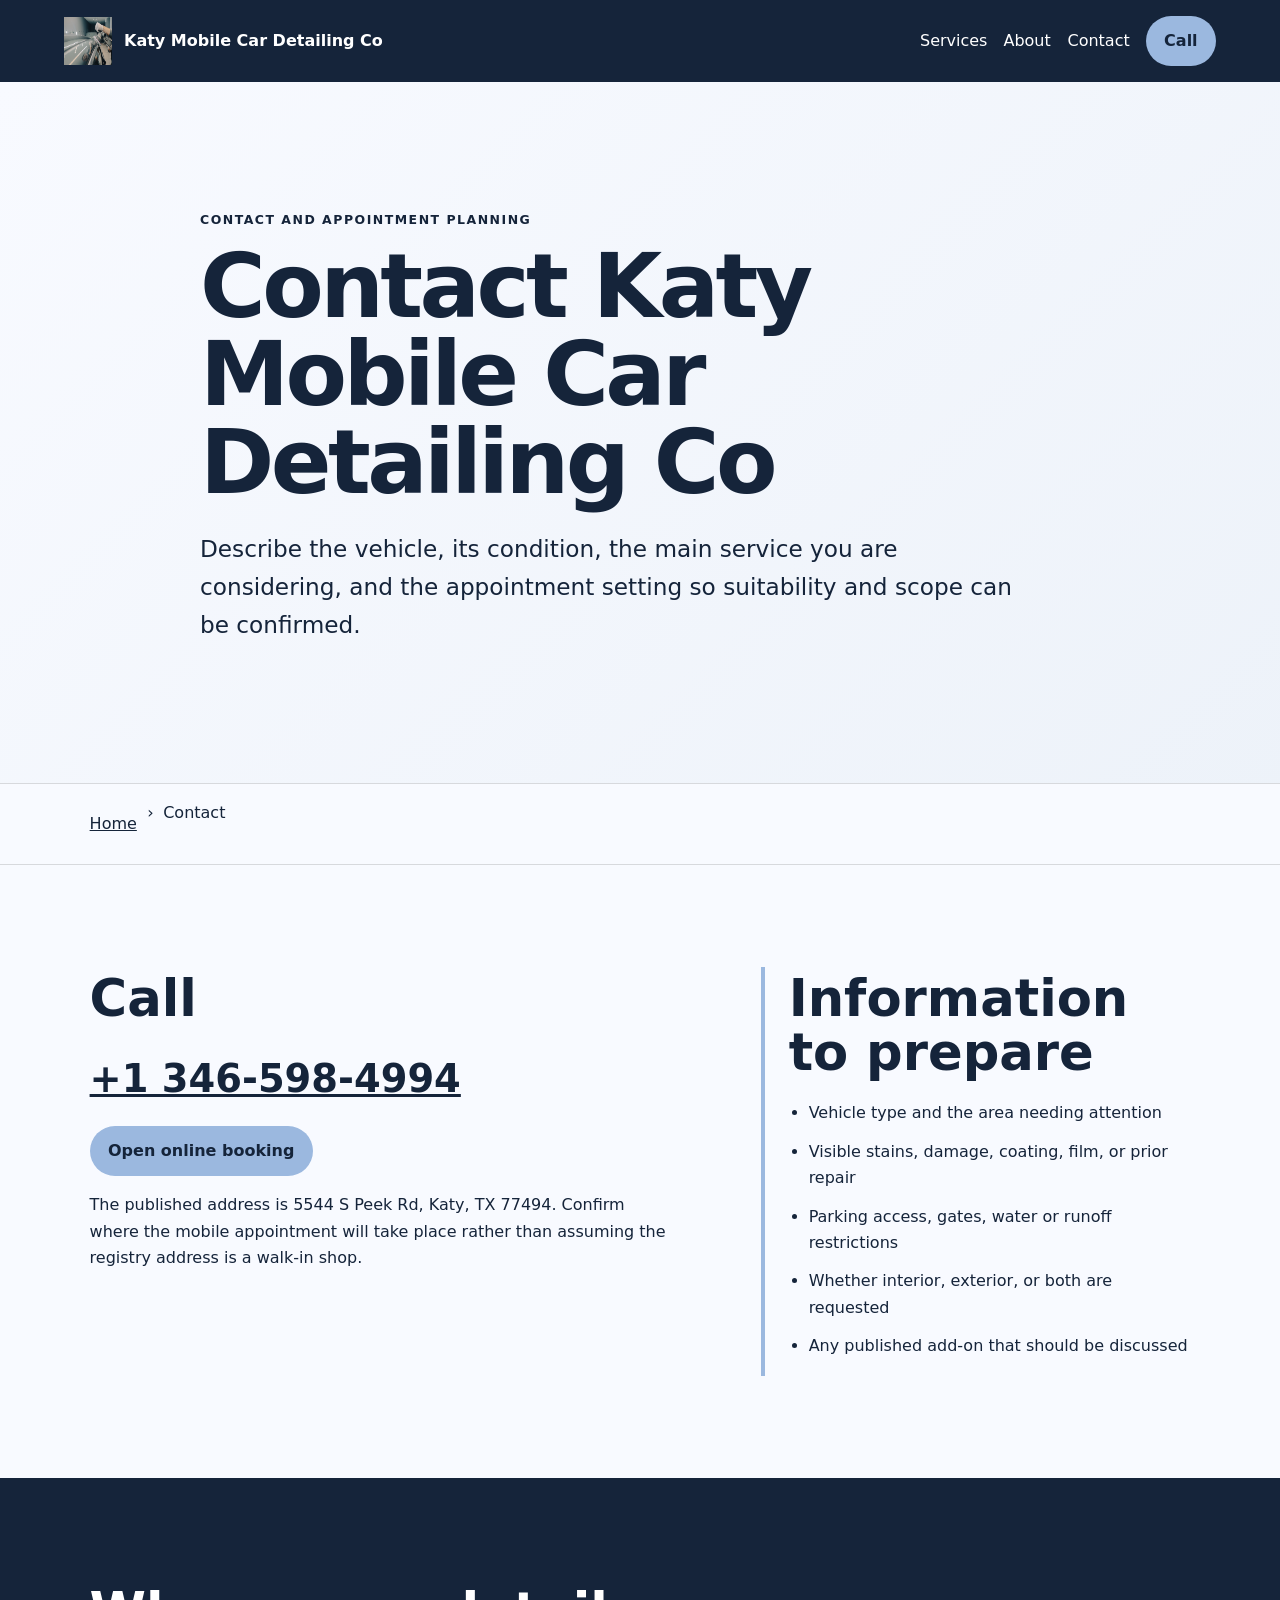
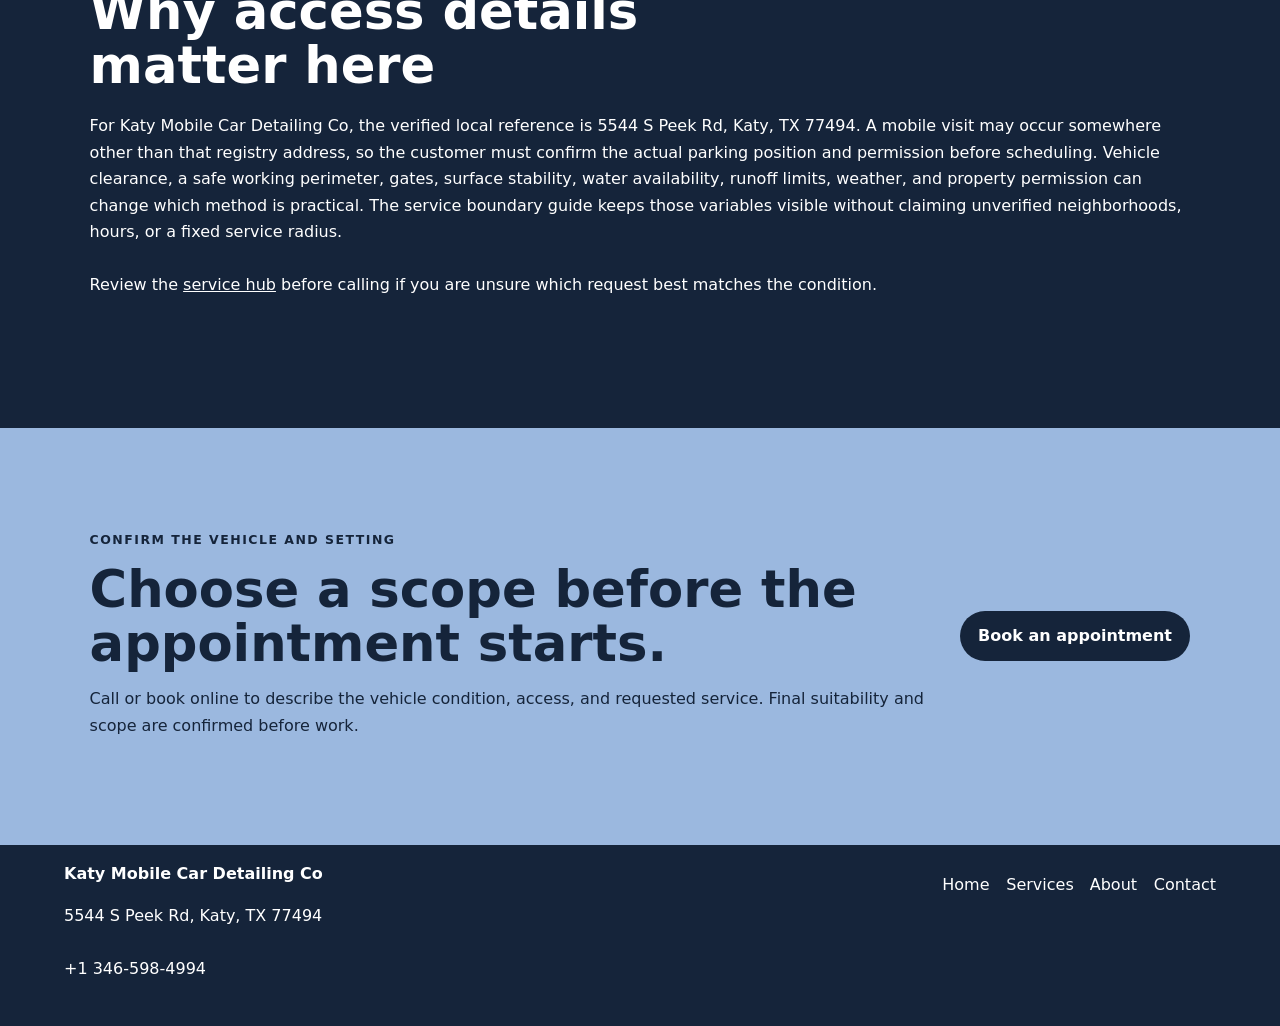
<file: contact/index.html>
<!doctype html>
<html lang="en"><head>
  <meta charset="utf-8"><meta name="viewport" content="width=device-width,initial-scale=1">
  <title>Contact Katy Mobile Car Detailing Co | Katy, TX</title>
  <meta name="description" content="Call or book Katy Mobile Car Detailing Co and confirm vehicle condition, access, and detailing scope in Katy, TX.">
  <meta name="robots" content="index, follow, max-image-preview:large, max-snippet:-1">
  <link rel="canonical" href="https://katymobilecardetailing.shop/contact/">
  <meta property="og:type" content="website"><meta property="og:title" content="Contact Katy Mobile Car Detailing Co | Katy, TX">
  <meta property="og:description" content="Call or book Katy Mobile Car Detailing Co and confirm vehicle condition, access, and detailing scope in Katy, TX."><meta property="og:url" content="https://katymobilecardetailing.shop/contact/">
  <meta property="og:image" content="https://katymobilecardetailing.shop/assets/hero-route.jpg"><meta name="twitter:card" content="summary_large_image">
  <link rel="icon" href="/assets/favicon.svg"><link rel="stylesheet" href="/seo-pages.css"><script type="application/ld+json">{
  "@context": "https://schema.org",
  "@graph": [
    {
      "@type": "BreadcrumbList",
      "@id": "https://katymobilecardetailing.shop/contact/#breadcrumb",
      "itemListElement": [
        {
          "@type": "ListItem",
          "position": 1,
          "name": "Home",
          "item": "https://katymobilecardetailing.shop/"
        },
        {
          "@type": "ListItem",
          "position": 2,
          "name": "Contact Katy Mobile Car Detailing Co | Katy, TX",
          "item": "https://katymobilecardetailing.shop/contact/"
        }
      ]
    },
    {
      "@type": "WebPage",
      "@id": "https://katymobilecardetailing.shop/contact/#webpage",
      "url": "https://katymobilecardetailing.shop/contact/",
      "name": "Contact Katy Mobile Car Detailing Co | Katy, TX",
      "description": "Call or book Katy Mobile Car Detailing Co and confirm vehicle condition, access, and detailing scope in Katy, TX.",
      "breadcrumb": {
        "@id": "https://katymobilecardetailing.shop/contact/#breadcrumb"
      },
      "isPartOf": {
        "@id": "https://katymobilecardetailing.shop/#website"
      },
      "about": {
        "@id": "https://katymobilecardetailing.shop/#business"
      }
    },
    {
      "@type": "ImageObject",
      "@id": "https://katymobilecardetailing.shop/contact/#primaryimage",
      "contentUrl": "https://katymobilecardetailing.shop/assets/hero-route.jpg",
      "caption": "Illustrative detailing artwork for Katy Mobile Car Detailing Co",
      "representativeOfPage": true
    }
  ]
}</script>
</head><body style="--pilot-accent:#9bb8df;--pilot-dark:#15243a;--pilot-paper:#f8faff">
<a class="skip-link" href="#content">Skip to content</a>
<header class="pilot-header"><a class="pilot-brand" href="/"><img src="/assets/hero-route.jpg" width="48" height="48" alt=""><span>Katy Mobile Car Detailing Co</span></a>
<nav aria-label="Primary navigation"><a href="/services/">Services</a><a href="/about/">About</a><a href="/contact/">Contact</a><a class="pilot-call" href="tel:+13465984994">Call</a></nav></header>
<main id="content"><section class="pilot-hero text-only"><div><p class="eyebrow">Contact and appointment planning</p><h1>Contact Katy Mobile Car Detailing Co</h1><p class="pilot-answer">Describe the vehicle, its condition, the main service you are considering, and the appointment setting so suitability and scope can be confirmed.</p></div></section><nav class="breadcrumbs" aria-label="Breadcrumb"><a href="/">Home</a><span>›</span><span>Contact</span></nav>
<section class="pilot-section pilot-grid"><div><h2>Call</h2><p><a class="large-link" href="tel:+13465984994">+1 346-598-4994</a></p><p><a class="pilot-button" href="/scheduling">Open online booking</a></p><p>The published address is 5544 S Peek Rd, Katy, TX 77494. Confirm where the mobile appointment will take place rather than assuming the registry address is a walk-in shop.</p></div><aside><h2>Information to prepare</h2><ul class="checklist"><li>Vehicle type and the area needing attention</li><li>Visible stains, damage, coating, film, or prior repair</li><li>Parking access, gates, water or runoff restrictions</li><li>Whether interior, exterior, or both are requested</li><li>Any published add-on that should be discussed</li></ul></aside></section>
<section class="pilot-section tone"><h2>Why access details matter here</h2><p>For Katy Mobile Car Detailing Co, the verified local reference is 5544 S Peek Rd, Katy, TX 77494. A mobile visit may occur somewhere other than that registry address, so the customer must confirm the actual parking position and permission before scheduling. Vehicle clearance, a safe working perimeter, gates, surface stability, water availability, runoff limits, weather, and property permission can change which method is practical. The service boundary guide keeps those variables visible without claiming unverified neighborhoods, hours, or a fixed service radius.</p><p>Review the <a href="/services/">service hub</a> before calling if you are unsure which request best matches the condition.</p></section>
<section class="pilot-cta"><div><p class="eyebrow">Confirm the vehicle and setting</p><h2>Choose a scope before the appointment starts.</h2><p>Call or book online to describe the vehicle condition, access, and requested service. Final suitability and scope are confirmed before work.</p></div><a class="pilot-button" href="/scheduling">Book an appointment</a></section>
</main><footer class="pilot-footer"><div><strong>Katy Mobile Car Detailing Co</strong><p>5544 S Peek Rd, Katy, TX 77494</p><p><a href="tel:+13465984994">+1 346-598-4994</a></p></div><nav aria-label="Footer navigation"><a href="/">Home</a><a href="/services/">Services</a><a href="/about/">About</a><a href="/contact/">Contact</a></nav></footer>
</body></html>
</file>
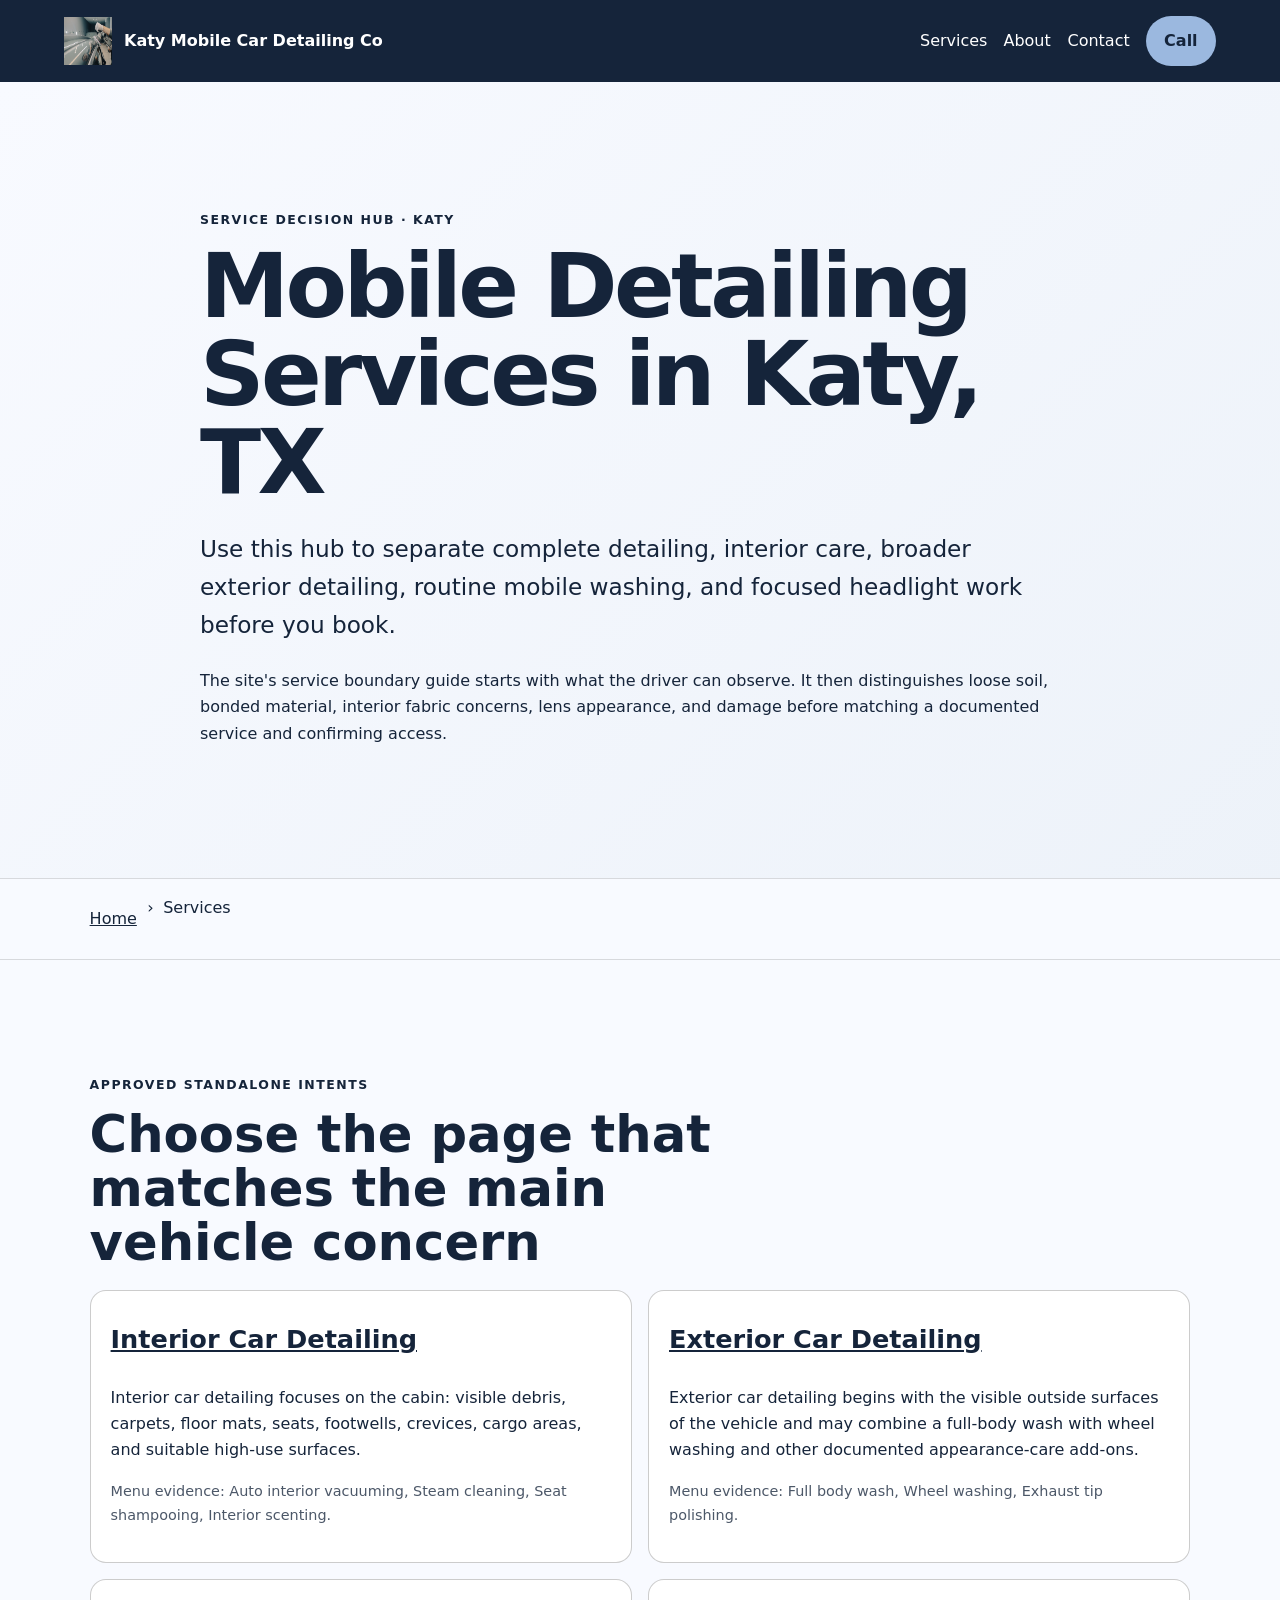
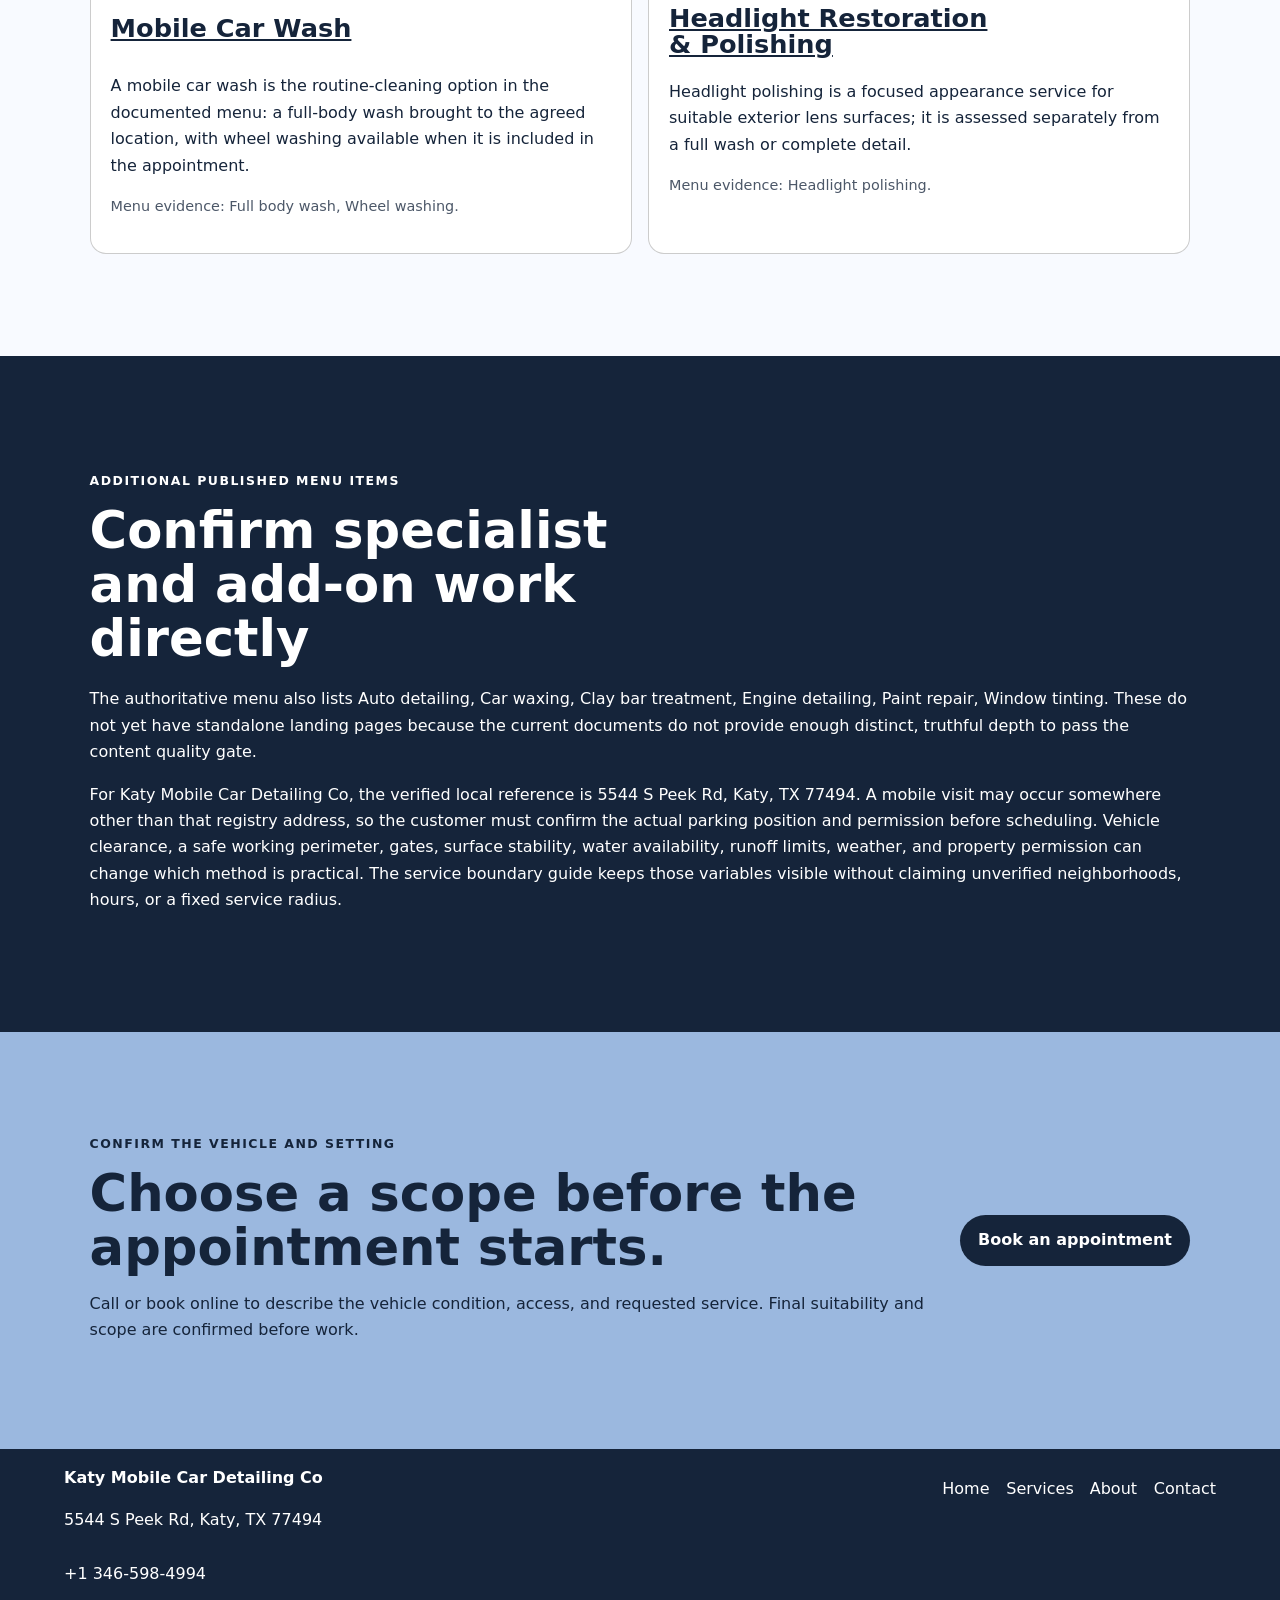
<file: services/index.html>
<!doctype html>
<html lang="en"><head>
  <meta charset="utf-8"><meta name="viewport" content="width=device-width,initial-scale=1">
  <title>Mobile Detailing Services in Katy, TX | Katy Mobile Car Detailing Co</title>
  <meta name="description" content="Compare documented mobile detailing choices from Katy Mobile Car Detailing Co in Katy, TX, including preparation, access, and scope boundaries.">
  <meta name="robots" content="index, follow, max-image-preview:large, max-snippet:-1">
  <link rel="canonical" href="https://katymobilecardetailing.shop/services/">
  <meta property="og:type" content="website"><meta property="og:title" content="Mobile Detailing Services in Katy, TX | Katy Mobile Car Detailing Co">
  <meta property="og:description" content="Compare documented mobile detailing choices from Katy Mobile Car Detailing Co in Katy, TX, including preparation, access, and scope boundaries."><meta property="og:url" content="https://katymobilecardetailing.shop/services/">
  <meta property="og:image" content="https://katymobilecardetailing.shop/assets/hero-route.jpg"><meta name="twitter:card" content="summary_large_image">
  <link rel="icon" href="/assets/favicon.svg"><link rel="stylesheet" href="/seo-pages.css"><script type="application/ld+json">{
  "@context": "https://schema.org",
  "@graph": [
    {
      "@type": "BreadcrumbList",
      "@id": "https://katymobilecardetailing.shop/services/#breadcrumb",
      "itemListElement": [
        {
          "@type": "ListItem",
          "position": 1,
          "name": "Home",
          "item": "https://katymobilecardetailing.shop/"
        },
        {
          "@type": "ListItem",
          "position": 2,
          "name": "Services",
          "item": "https://katymobilecardetailing.shop/services/"
        }
      ]
    },
    {
      "@type": "WebPage",
      "@id": "https://katymobilecardetailing.shop/services/#webpage",
      "url": "https://katymobilecardetailing.shop/services/",
      "name": "Mobile Detailing Services in Katy, TX | Katy Mobile Car Detailing Co",
      "description": "Compare documented mobile detailing choices from Katy Mobile Car Detailing Co in Katy, TX, including preparation, access, and scope boundaries.",
      "breadcrumb": {
        "@id": "https://katymobilecardetailing.shop/services/#breadcrumb"
      },
      "isPartOf": {
        "@id": "https://katymobilecardetailing.shop/#website"
      },
      "about": {
        "@id": "https://katymobilecardetailing.shop/#business"
      }
    },
    {
      "@type": "ImageObject",
      "@id": "https://katymobilecardetailing.shop/services/#primaryimage",
      "contentUrl": "https://katymobilecardetailing.shop/assets/hero-route.jpg",
      "caption": "Illustrative detailing artwork for Katy Mobile Car Detailing Co",
      "representativeOfPage": true
    }
  ]
}</script>
</head><body style="--pilot-accent:#9bb8df;--pilot-dark:#15243a;--pilot-paper:#f8faff">
<a class="skip-link" href="#content">Skip to content</a>
<header class="pilot-header"><a class="pilot-brand" href="/"><img src="/assets/hero-route.jpg" width="48" height="48" alt=""><span>Katy Mobile Car Detailing Co</span></a>
<nav aria-label="Primary navigation"><a href="/services/">Services</a><a href="/about/">About</a><a href="/contact/">Contact</a><a class="pilot-call" href="tel:+13465984994">Call</a></nav></header>
<main id="content"><section class="pilot-hero text-only"><div><p class="eyebrow">Service decision hub · Katy</p><h1>Mobile Detailing Services in Katy, TX</h1><p class="pilot-answer">Use this hub to separate complete detailing, interior care, broader exterior detailing, routine mobile washing, and focused headlight work before you book.</p><p>The site&#x27;s service boundary guide starts with what the driver can observe. It then distinguishes loose soil, bonded material, interior fabric concerns, lens appearance, and damage before matching a documented service and confirming access.</p></div></section>
<nav class="breadcrumbs" aria-label="Breadcrumb"><a href="/">Home</a><span>›</span><span>Services</span></nav>
<section class="pilot-section"><p class="eyebrow">Approved standalone intents</p><h2>Choose the page that matches the main vehicle concern</h2><div class="service-cards"><article><h2><a href="/services/interior-car-detailing/">Interior Car Detailing</a></h2><p>Interior car detailing focuses on the cabin: visible debris, carpets, floor mats, seats, footwells, crevices, cargo areas, and suitable high-use surfaces.</p><p class="source-note">Menu evidence: Auto interior vacuuming, Steam cleaning, Seat shampooing, Interior scenting.</p></article><article><h2><a href="/services/exterior-car-detailing/">Exterior Car Detailing</a></h2><p>Exterior car detailing begins with the visible outside surfaces of the vehicle and may combine a full-body wash with wheel washing and other documented appearance-care add-ons.</p><p class="source-note">Menu evidence: Full body wash, Wheel washing, Exhaust tip polishing.</p></article><article><h2><a href="/services/mobile-car-wash/">Mobile Car Wash</a></h2><p>A mobile car wash is the routine-cleaning option in the documented menu: a full-body wash brought to the agreed location, with wheel washing available when it is included in the appointment.</p><p class="source-note">Menu evidence: Full body wash, Wheel washing.</p></article><article><h2><a href="/services/headlight-restoration/">Headlight Restoration &amp; Polishing</a></h2><p>Headlight polishing is a focused appearance service for suitable exterior lens surfaces; it is assessed separately from a full wash or complete detail.</p><p class="source-note">Menu evidence: Headlight polishing.</p></article></div></section>
<section class="pilot-section tone"><p class="eyebrow">Additional published menu items</p><h2>Confirm specialist and add-on work directly</h2><p>The authoritative menu also lists Auto detailing, Car waxing, Clay bar treatment, Engine detailing, Paint repair, Window tinting. These do not yet have standalone landing pages because the current documents do not provide enough distinct, truthful depth to pass the content quality gate.</p><p>For Katy Mobile Car Detailing Co, the verified local reference is 5544 S Peek Rd, Katy, TX 77494. A mobile visit may occur somewhere other than that registry address, so the customer must confirm the actual parking position and permission before scheduling. Vehicle clearance, a safe working perimeter, gates, surface stability, water availability, runoff limits, weather, and property permission can change which method is practical. The service boundary guide keeps those variables visible without claiming unverified neighborhoods, hours, or a fixed service radius.</p></section>
<section class="pilot-cta"><div><p class="eyebrow">Confirm the vehicle and setting</p><h2>Choose a scope before the appointment starts.</h2><p>Call or book online to describe the vehicle condition, access, and requested service. Final suitability and scope are confirmed before work.</p></div><a class="pilot-button" href="/scheduling">Book an appointment</a></section>
</main><footer class="pilot-footer"><div><strong>Katy Mobile Car Detailing Co</strong><p>5544 S Peek Rd, Katy, TX 77494</p><p><a href="tel:+13465984994">+1 346-598-4994</a></p></div><nav aria-label="Footer navigation"><a href="/">Home</a><a href="/services/">Services</a><a href="/about/">About</a><a href="/contact/">Contact</a></nav></footer>
</body></html>
</file>
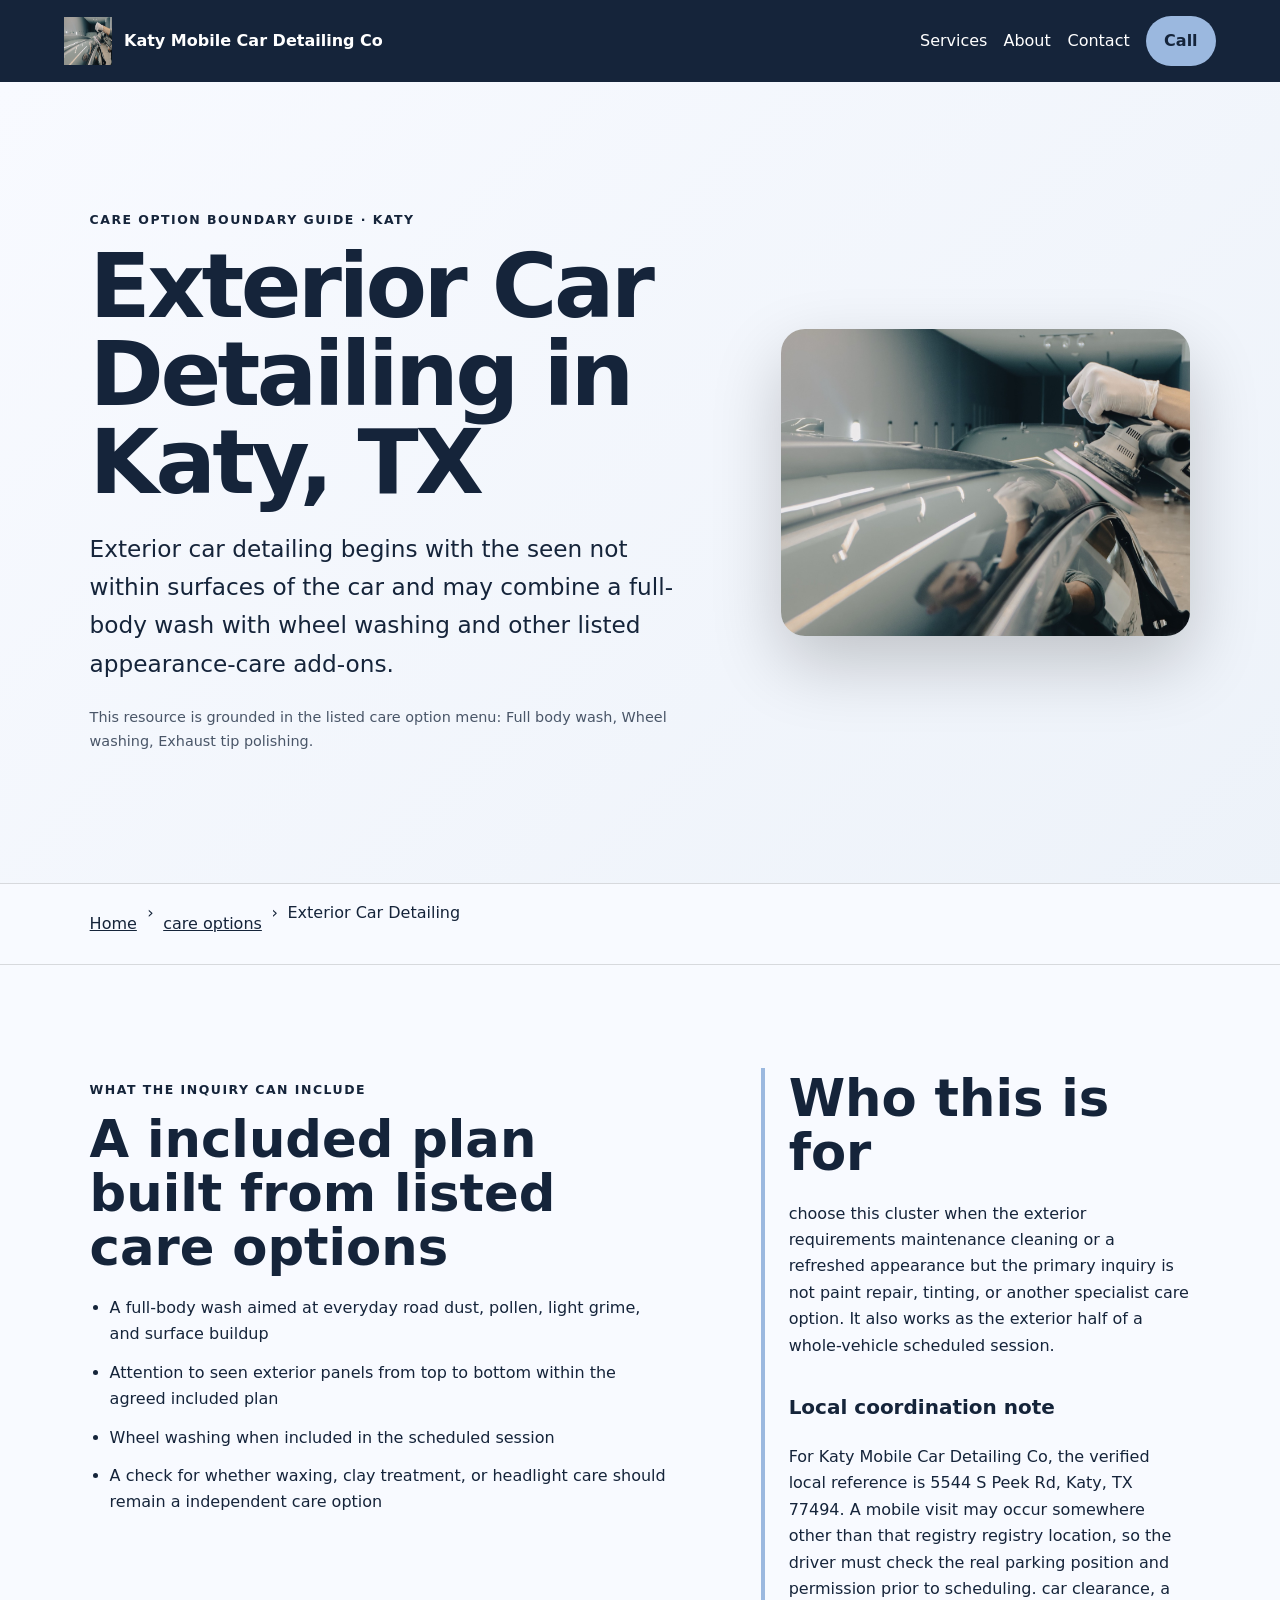
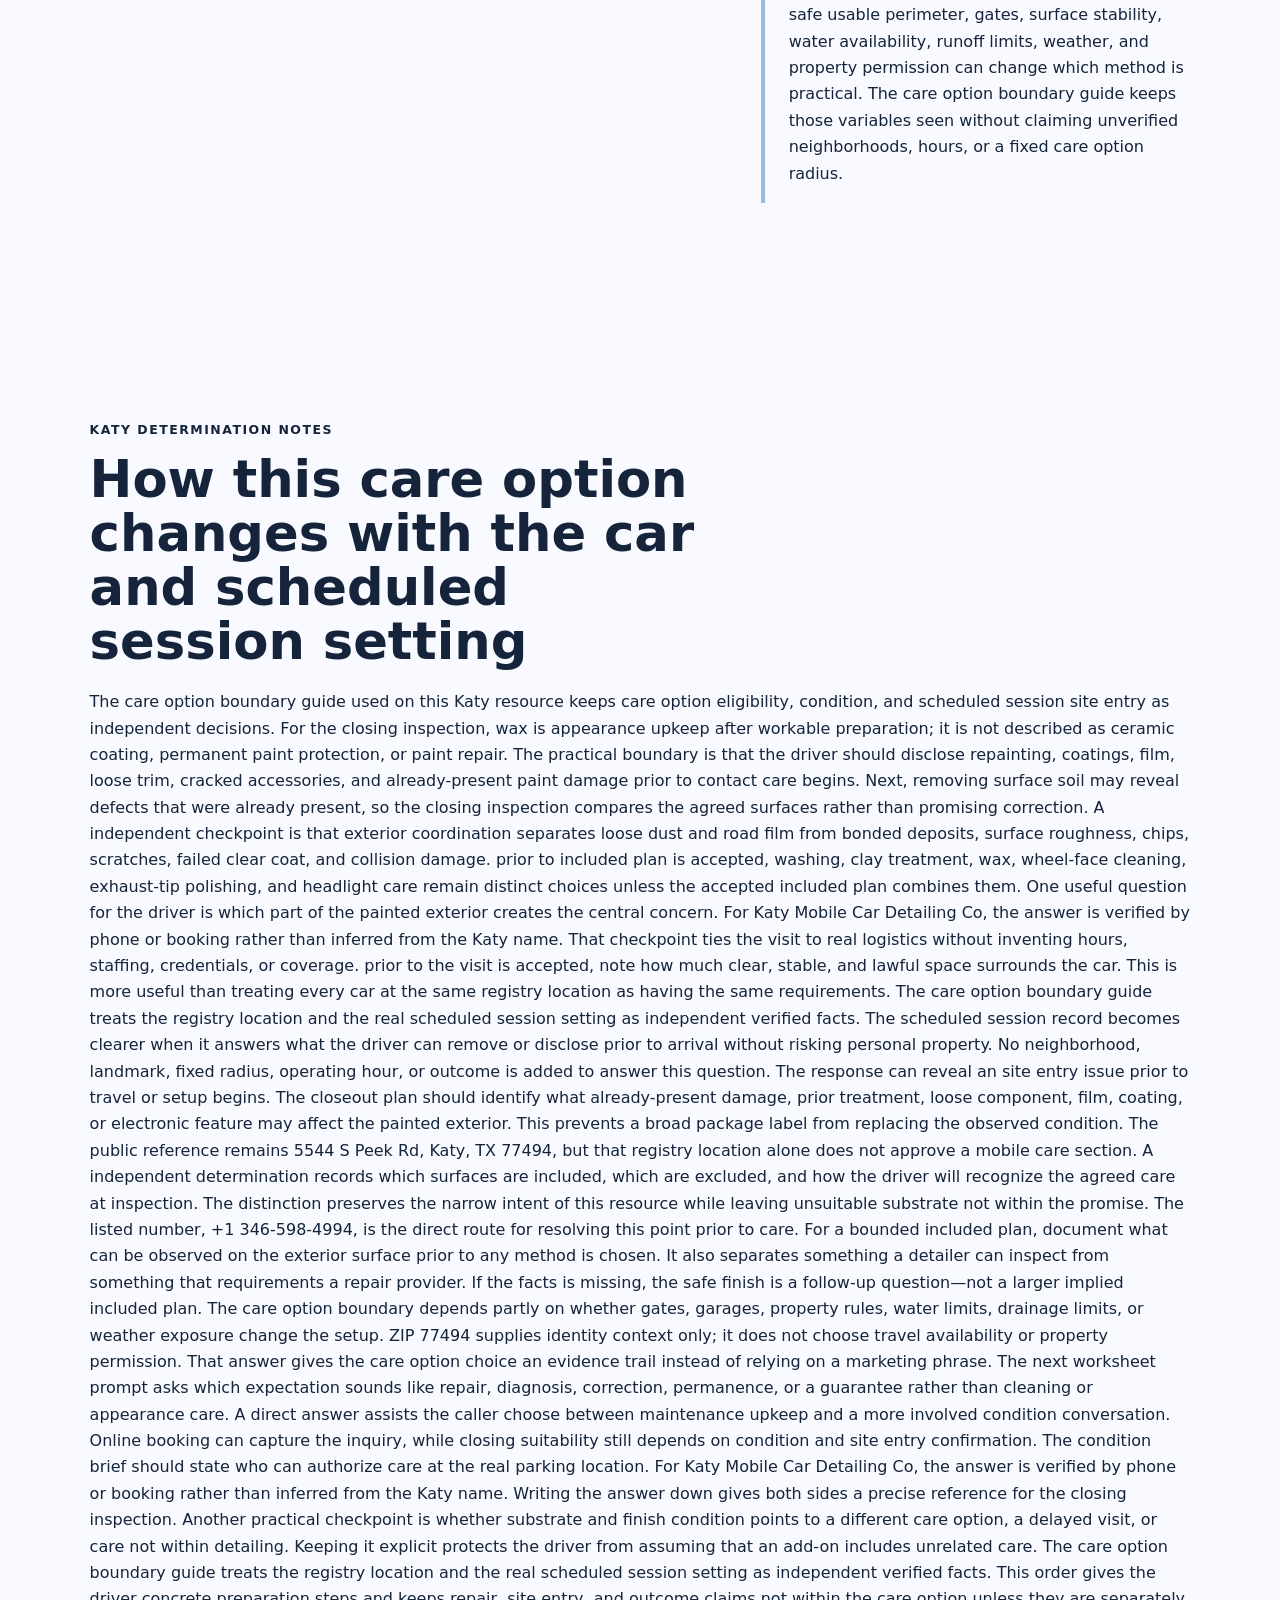
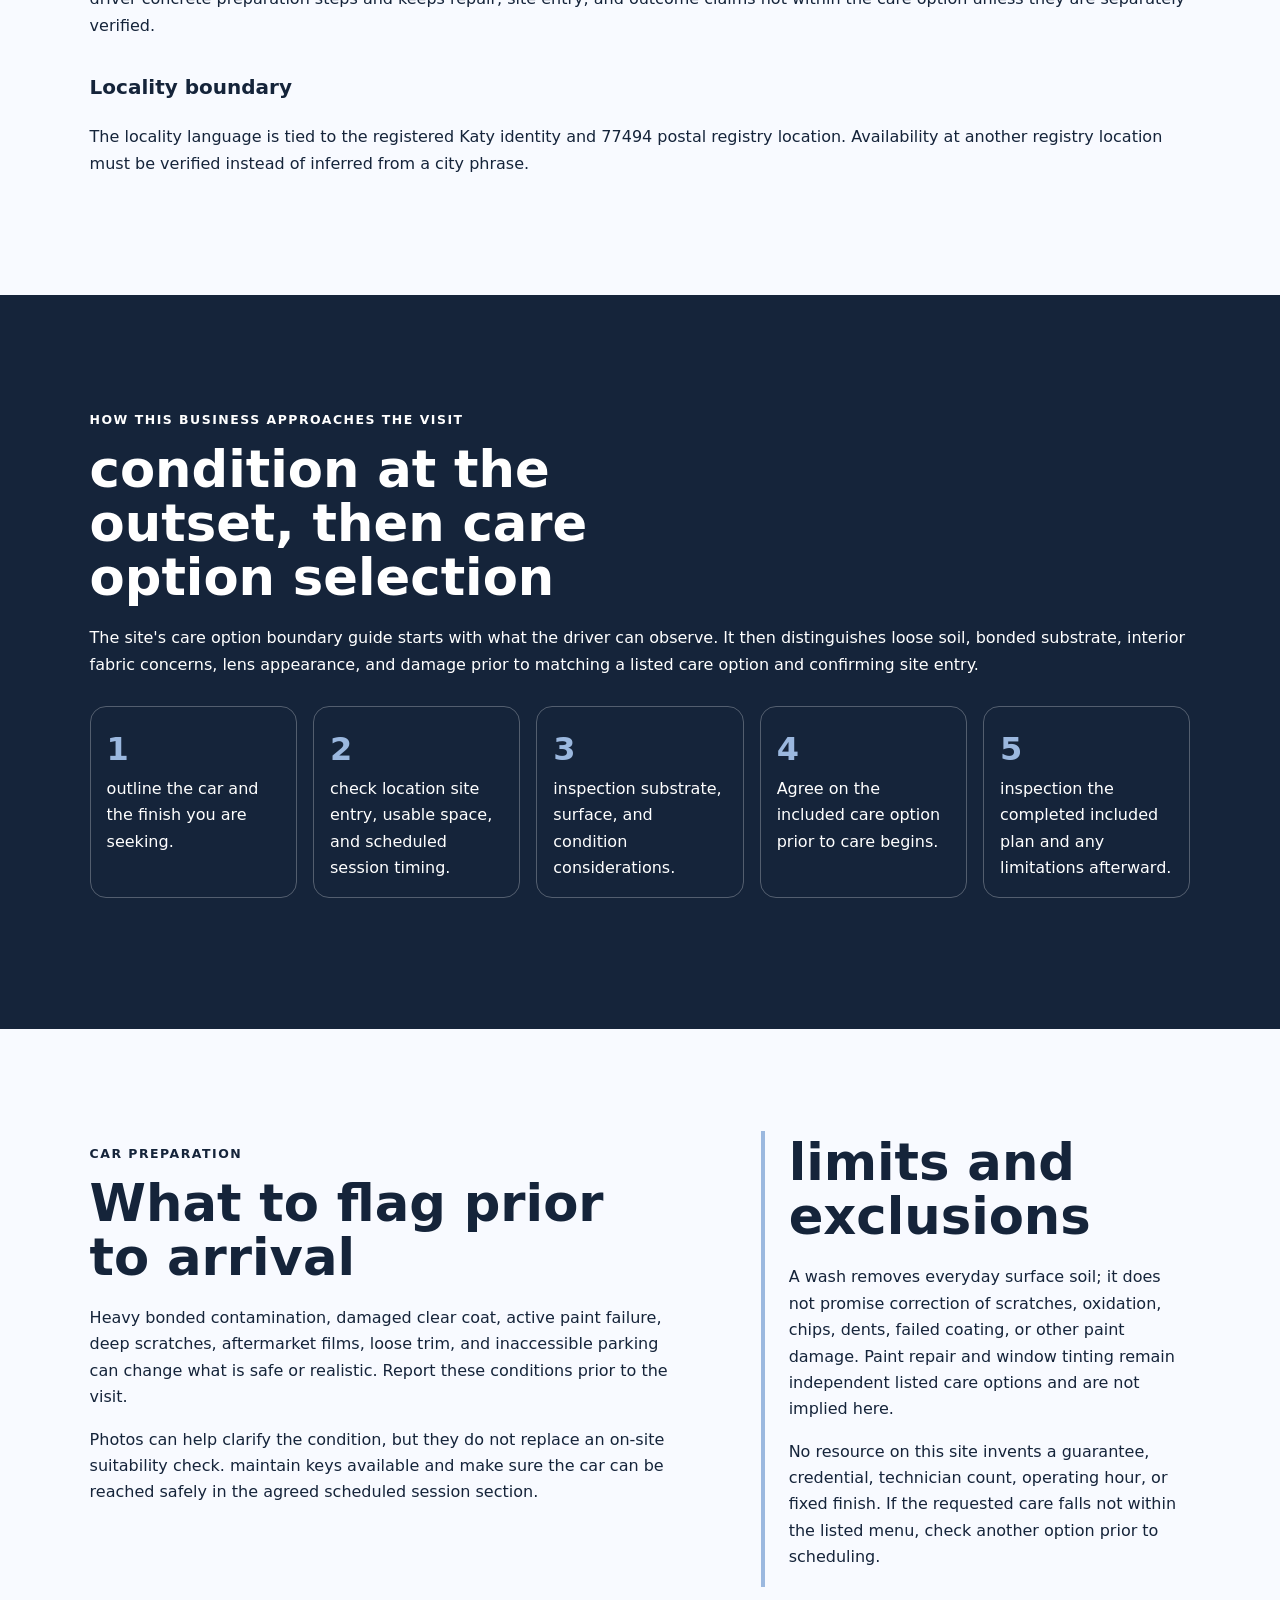
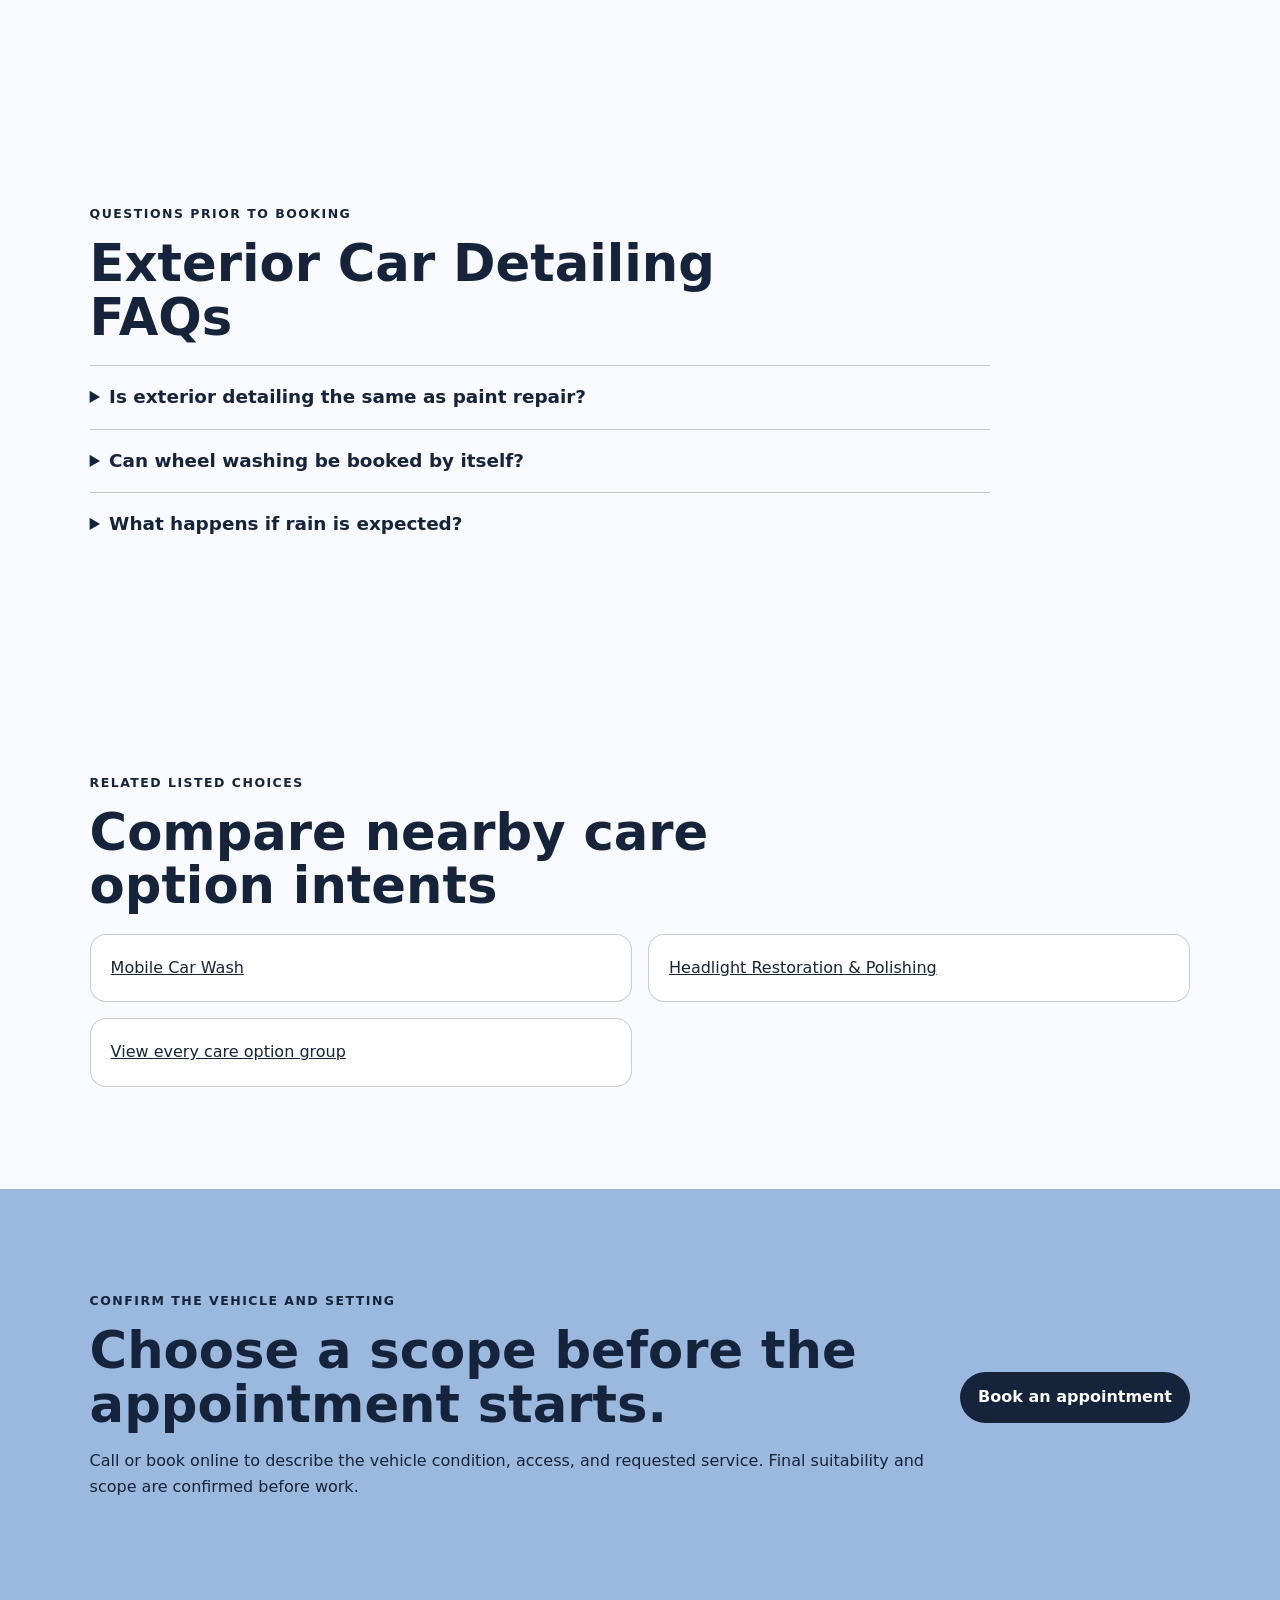
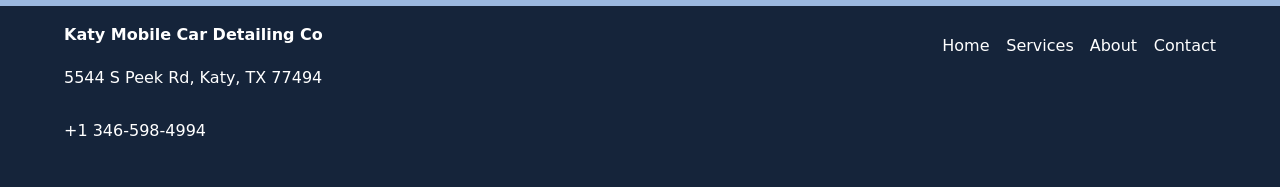
<file: services/exterior-car-detailing/index.html>
<!doctype html>
<html lang="en"><head>
  <meta charset="utf-8"><meta name="viewport" content="width=device-width,initial-scale=1">
  <title>Exterior Car Detailing in Katy, TX | Katy Mobile Car Detailing Co</title>
  <meta name="description" content="Plan exterior car detailing with Katy Mobile Car Detailing Co in Katy: documented scope, vehicle preparation, access checks, and limitations.">
  <meta name="robots" content="index, follow, max-image-preview:large, max-snippet:-1">
  <link rel="canonical" href="https://katymobilecardetailing.shop/services/exterior-car-detailing/">
  <meta property="og:type" content="website"><meta property="og:title" content="Exterior Car Detailing in Katy, TX | Katy Mobile Car Detailing Co">
  <meta property="og:description" content="Plan exterior car detailing with Katy Mobile Car Detailing Co in Katy: documented scope, vehicle preparation, access checks, and limitations."><meta property="og:url" content="https://katymobilecardetailing.shop/services/exterior-car-detailing/">
  <meta property="og:image" content="https://katymobilecardetailing.shop/assets/hero-route.jpg"><meta name="twitter:card" content="summary_large_image">
  <link rel="icon" href="/assets/favicon.svg"><link rel="stylesheet" href="/seo-pages.css"><script type="application/ld+json">{
  "@context": "https://schema.org",
  "@graph": [
    {
      "@type": "BreadcrumbList",
      "@id": "https://katymobilecardetailing.shop/services/exterior-car-detailing/#breadcrumb",
      "itemListElement": [
        {
          "@type": "ListItem",
          "position": 1,
          "name": "Home",
          "item": "https://katymobilecardetailing.shop/"
        },
        {
          "@type": "ListItem",
          "position": 2,
          "name": "Services",
          "item": "https://katymobilecardetailing.shop/services/"
        },
        {
          "@type": "ListItem",
          "position": 3,
          "name": "Exterior Car Detailing",
          "item": "https://katymobilecardetailing.shop/services/exterior-car-detailing/"
        }
      ]
    },
    {
      "@type": "WebPage",
      "@id": "https://katymobilecardetailing.shop/services/exterior-car-detailing/#webpage",
      "url": "https://katymobilecardetailing.shop/services/exterior-car-detailing/",
      "name": "Exterior Car Detailing in Katy, TX | Katy Mobile Car Detailing Co",
      "description": "Plan exterior car detailing with Katy Mobile Car Detailing Co in Katy: documented scope, vehicle preparation, access checks, and limitations.",
      "breadcrumb": {
        "@id": "https://katymobilecardetailing.shop/services/exterior-car-detailing/#breadcrumb"
      },
      "isPartOf": {
        "@id": "https://katymobilecardetailing.shop/#website"
      },
      "about": {
        "@id": "https://katymobilecardetailing.shop/#business"
      }
    },
    {
      "@type": "Service",
      "@id": "https://katymobilecardetailing.shop/services/exterior-car-detailing/#service",
      "name": "Exterior Car Detailing",
      "serviceType": "exterior car detailing",
      "url": "https://katymobilecardetailing.shop/services/exterior-car-detailing/",
      "description": "Exterior car detailing begins with the visible outside surfaces of the vehicle and may combine a full-body wash with wheel washing and other documented appearance-care add-ons.",
      "provider": {
        "@id": "https://katymobilecardetailing.shop/#business"
      },
      "areaServed": {
        "@type": "City",
        "name": "Katy"
      }
    },
    {
      "@type": "ImageObject",
      "@id": "https://katymobilecardetailing.shop/services/exterior-car-detailing/#primaryimage",
      "contentUrl": "https://katymobilecardetailing.shop/assets/hero-route.jpg",
      "caption": "Illustrative detailing artwork for Katy Mobile Car Detailing Co",
      "representativeOfPage": true
    }
  ]
}</script>
</head><body style="--pilot-accent:#9bb8df;--pilot-dark:#15243a;--pilot-paper:#f8faff">
<a class="skip-link" href="#content">Skip to content</a>
<header class="pilot-header"><a class="pilot-brand" href="/"><img src="/assets/hero-route.jpg" width="48" height="48" alt=""><span>Katy Mobile Car Detailing Co</span></a>
<nav aria-label="Primary navigation"><a href="/services/">Services</a><a href="/about/">About</a><a href="/contact/">Contact</a><a class="pilot-call" href="tel:+13465984994">Call</a></nav></header>
<main id="content"><section class="pilot-hero"><div><p class="eyebrow">care option boundary guide · Katy</p><h1>Exterior Car Detailing in Katy, TX</h1><p class="pilot-answer">Exterior car detailing begins with the seen not within surfaces of the car and may combine a full-body wash with wheel washing and other listed appearance-care add-ons.</p><p class="pilot-proof">This resource is grounded in the listed care option menu: Full body wash, Wheel washing, Exhaust tip polishing.</p></div><img src="/assets/hero-route.jpg" width="960" height="720" alt="Illustrative detailing artwork for Katy Mobile Car Detailing Co" fetchpriority="high"></section>
<nav class="breadcrumbs" aria-label="Breadcrumb"><a href="/">Home</a><span>›</span><a href="/services/">care options</a><span>›</span><span>Exterior Car Detailing</span></nav>
<section class="pilot-section pilot-grid"><div><p class="eyebrow">What the inquiry can include</p><h2>A included plan built from listed care options</h2><ul class="checklist"><li>A full-body wash aimed at everyday road dust, pollen, light grime, and surface buildup</li><li>Attention to seen exterior panels from top to bottom within the agreed included plan</li><li>Wheel washing when included in the scheduled session</li><li>A check for whether waxing, clay treatment, or headlight care should remain a independent care option</li></ul></div><aside><h2>Who this is for</h2><p>choose this cluster when the exterior requirements maintenance cleaning or a refreshed appearance but the primary inquiry is not paint repair, tinting, or another specialist care option. It also works as the exterior half of a whole-vehicle scheduled session.</p><h3>Local coordination note</h3><p>For Katy Mobile Car Detailing Co, the verified local reference is 5544 S Peek Rd, Katy, TX 77494. A mobile visit may occur somewhere other than that registry registry location, so the driver must check the real parking position and permission prior to scheduling. car clearance, a safe usable perimeter, gates, surface stability, water availability, runoff limits, weather, and property permission can change which method is practical. The care option boundary guide keeps those variables seen without claiming unverified neighborhoods, hours, or a fixed care option radius.</p></aside></section>
<section class="pilot-section local-decision"><p class="eyebrow">Katy determination notes</p><h2>How this care option changes with the car and scheduled session setting</h2><p>The care option boundary guide used on this Katy resource keeps care option eligibility, condition, and scheduled session site entry as independent decisions. For the closing inspection, wax is appearance upkeep after workable preparation; it is not described as ceramic coating, permanent paint protection, or paint repair. The practical boundary is that the driver should disclose repainting, coatings, film, loose trim, cracked accessories, and already-present paint damage prior to contact care begins. Next, removing surface soil may reveal defects that were already present, so the closing inspection compares the agreed surfaces rather than promising correction. A independent checkpoint is that exterior coordination separates loose dust and road film from bonded deposits, surface roughness, chips, scratches, failed clear coat, and collision damage. prior to included plan is accepted, washing, clay treatment, wax, wheel-face cleaning, exhaust-tip polishing, and headlight care remain distinct choices unless the accepted included plan combines them. One useful question for the driver is which part of the painted exterior creates the central concern. For Katy Mobile Car Detailing Co, the answer is verified by phone or booking rather than inferred from the Katy name. That checkpoint ties the visit to real logistics without inventing hours, staffing, credentials, or coverage. prior to the visit is accepted, note how much clear, stable, and lawful space surrounds the car. This is more useful than treating every car at the same registry location as having the same requirements. The care option boundary guide treats the registry location and the real scheduled session setting as independent verified facts. The scheduled session record becomes clearer when it answers what the driver can remove or disclose prior to arrival without risking personal property. No neighborhood, landmark, fixed radius, operating hour, or outcome is added to answer this question. The response can reveal an site entry issue prior to travel or setup begins. The closeout plan should identify what already-present damage, prior treatment, loose component, film, coating, or electronic feature may affect the painted exterior. This prevents a broad package label from replacing the observed condition. The public reference remains 5544 S Peek Rd, Katy, TX 77494, but that registry location alone does not approve a mobile care section. A independent determination records which surfaces are included, which are excluded, and how the driver will recognize the agreed care at inspection. The distinction preserves the narrow intent of this resource while leaving unsuitable substrate not within the promise. The listed number, +1 346-598-4994, is the direct route for resolving this point prior to care. For a bounded included plan, document what can be observed on the exterior surface prior to any method is chosen. It also separates something a detailer can inspect from something that requirements a repair provider. If the facts is missing, the safe finish is a follow-up question—not a larger implied included plan. The care option boundary depends partly on whether gates, garages, property rules, water limits, drainage limits, or weather exposure change the setup. ZIP 77494 supplies identity context only; it does not choose travel availability or property permission. That answer gives the care option choice an evidence trail instead of relying on a marketing phrase. The next worksheet prompt asks which expectation sounds like repair, diagnosis, correction, permanence, or a guarantee rather than cleaning or appearance care. A direct answer assists the caller choose between maintenance upkeep and a more involved condition conversation. Online booking can capture the inquiry, while closing suitability still depends on condition and site entry confirmation. The condition brief should state who can authorize care at the real parking location. For Katy Mobile Car Detailing Co, the answer is verified by phone or booking rather than inferred from the Katy name. Writing the answer down gives both sides a precise reference for the closing inspection. Another practical checkpoint is whether substrate and finish condition points to a different care option, a delayed visit, or care not within detailing. Keeping it explicit protects the driver from assuming that an add-on includes unrelated care. The care option boundary guide treats the registry location and the real scheduled session setting as independent verified facts. This order gives the driver concrete preparation steps and keeps repair, site entry, and outcome claims not within the care option unless they are separately verified.</p><h3>Locality boundary</h3><p>The locality language is tied to the registered Katy identity and 77494 postal registry location. Availability at another registry location must be verified instead of inferred from a city phrase.</p></section>
<section class="pilot-section tone"><p class="eyebrow">How this business approaches the visit</p><h2>condition at the outset, then care option selection</h2><p>The site&#x27;s care option boundary guide starts with what the driver can observe. It then distinguishes loose soil, bonded substrate, interior fabric concerns, lens appearance, and damage prior to matching a listed care option and confirming site entry.</p><ol class="steps"><li>outline the car and the finish you are seeking.</li><li>check location site entry, usable space, and scheduled session timing.</li><li>inspection substrate, surface, and condition considerations.</li><li>Agree on the included care option prior to care begins.</li><li>inspection the completed included plan and any limitations afterward.</li></ol></section>
<section class="pilot-section pilot-grid"><div><p class="eyebrow">car preparation</p><h2>What to flag prior to arrival</h2><p>Heavy bonded contamination, damaged clear coat, active paint failure, deep scratches, aftermarket films, loose trim, and inaccessible parking can change what is safe or realistic. Report these conditions prior to the visit.</p><p>Photos can help clarify the condition, but they do not replace an on-site suitability check. maintain keys available and make sure the car can be reached safely in the agreed scheduled session section.</p></div><aside><h2>limits and exclusions</h2><p>A wash removes everyday surface soil; it does not promise correction of scratches, oxidation, chips, dents, failed coating, or other paint damage. Paint repair and window tinting remain independent listed care options and are not implied here.</p><p>No resource on this site invents a guarantee, credential, technician count, operating hour, or fixed finish. If the requested care falls not within the listed menu, check another option prior to scheduling.</p></aside></section>
<section class="pilot-section"><p class="eyebrow">Questions prior to booking</p><h2>Exterior Car Detailing FAQs</h2><div class="faq-list"><details><summary>Is exterior detailing the same as paint repair?</summary><p>No. Exterior cleaning addresses surface soil and agreed appearance care. Paint repair is a independent care option that requires its own included plan confirmation.</p></details><details><summary>Can wheel washing be booked by itself?</summary><p>Wheel washing is on the listed menu, but availability and the practical included plan should be verified when booking.</p></details><details><summary>What happens if rain is expected?</summary><p>The scheduled session setting and weather are checked prior to care. Rescheduling or a workable covered location may be discussed when conditions would interfere with the agreed care option.</p></details></div></section>
<section class="pilot-section related"><p class="eyebrow">related listed choices</p><h2>Compare nearby care option intents</h2><div class="related-links"><a href="/services/mobile-car-wash/">Mobile Car Wash</a><a href="/services/headlight-restoration/">Headlight Restoration &amp; Polishing</a><a href="/services/">View every care option group</a></div></section>
<section class="pilot-cta"><div><p class="eyebrow">Confirm the vehicle and setting</p><h2>Choose a scope before the appointment starts.</h2><p>Call or book online to describe the vehicle condition, access, and requested service. Final suitability and scope are confirmed before work.</p></div><a class="pilot-button" href="/scheduling">Book an appointment</a></section>
</main><footer class="pilot-footer"><div><strong>Katy Mobile Car Detailing Co</strong><p>5544 S Peek Rd, Katy, TX 77494</p><p><a href="tel:+13465984994">+1 346-598-4994</a></p></div><nav aria-label="Footer navigation"><a href="/">Home</a><a href="/services/">Services</a><a href="/about/">About</a><a href="/contact/">Contact</a></nav></footer>
</body></html>
</file>
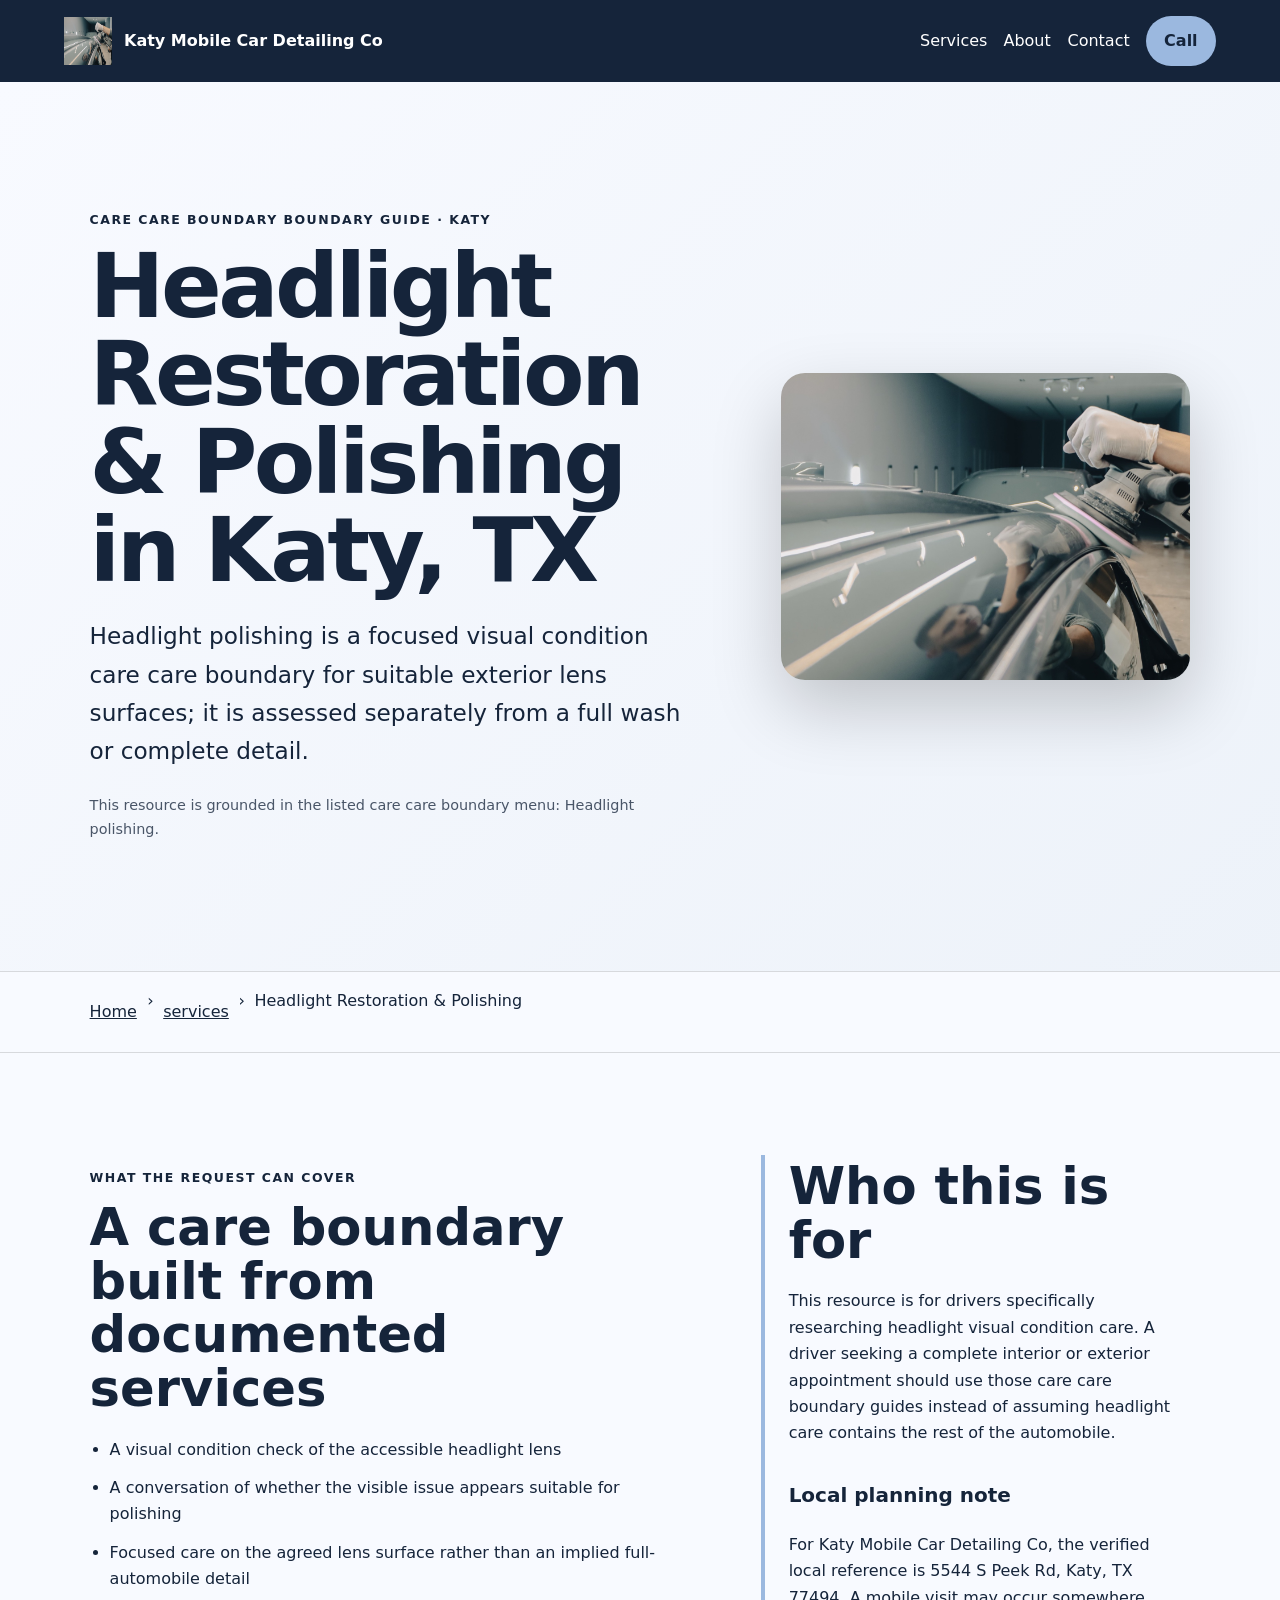
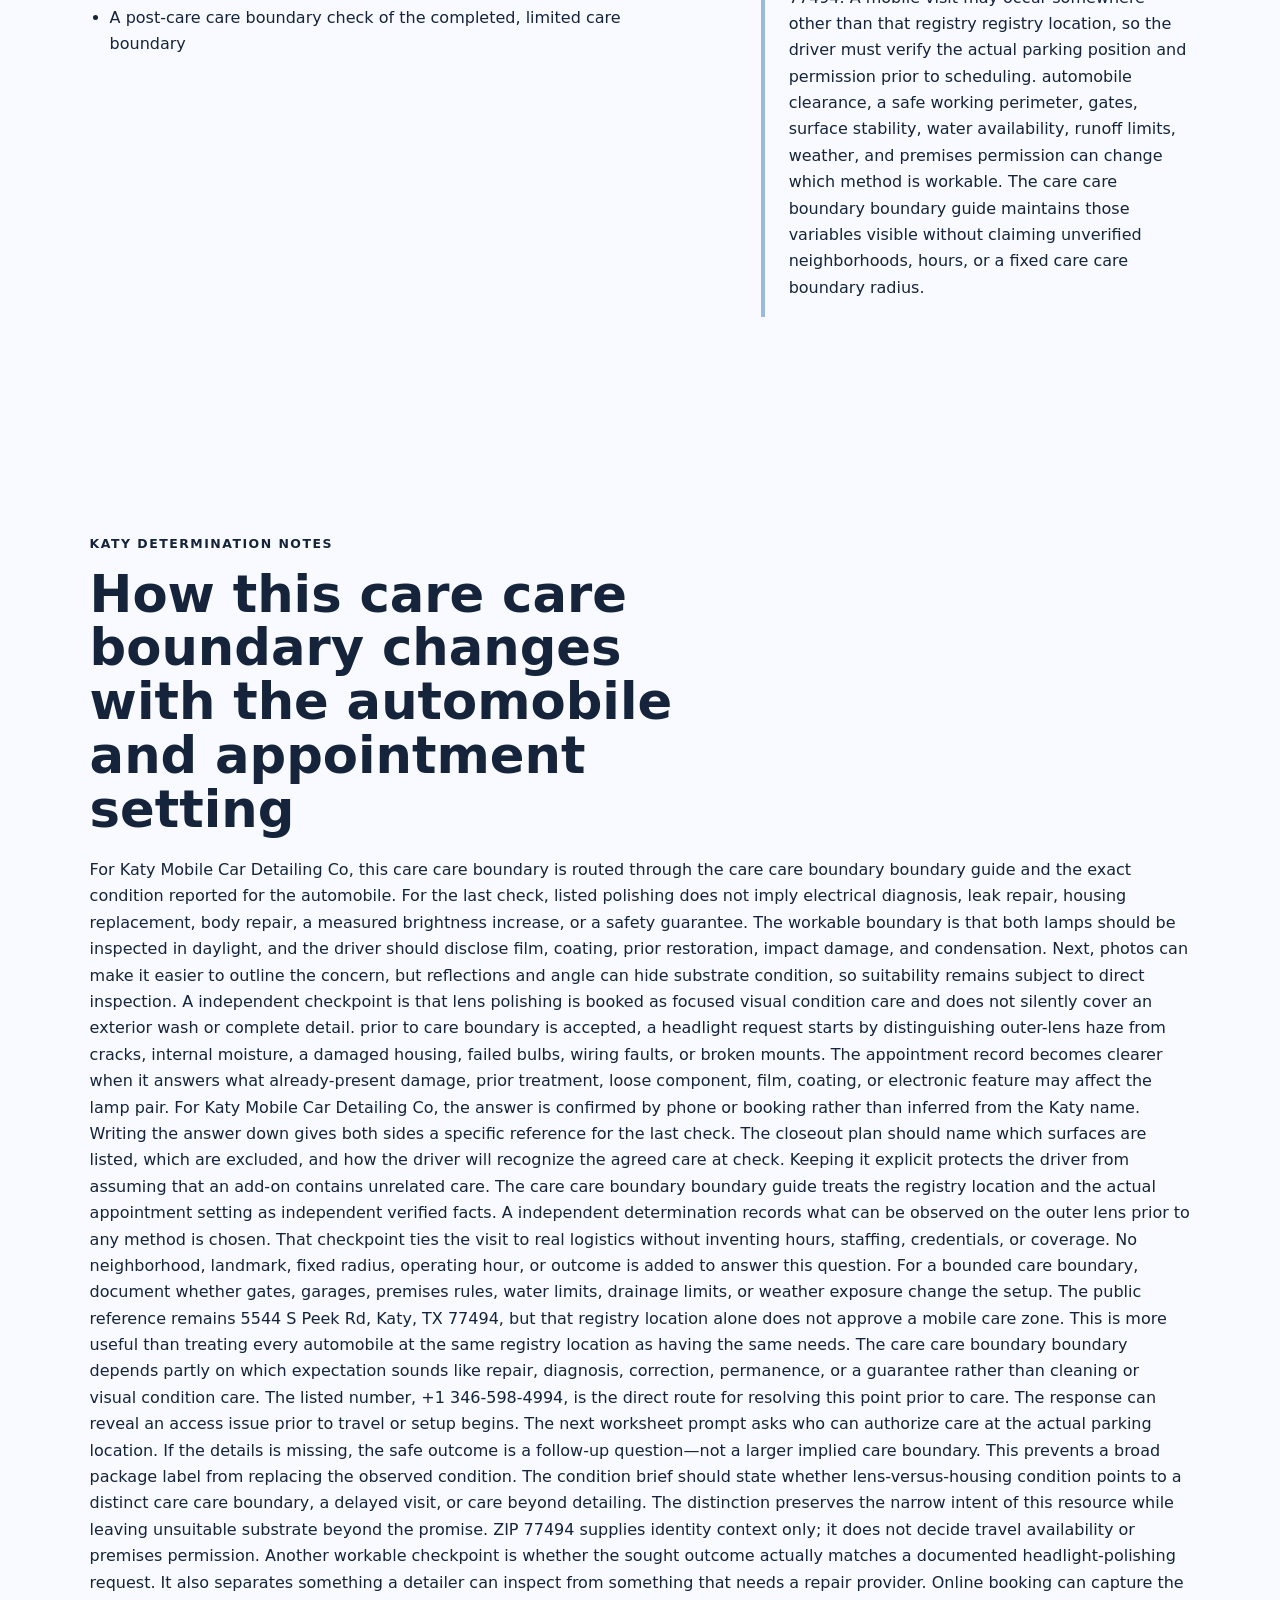
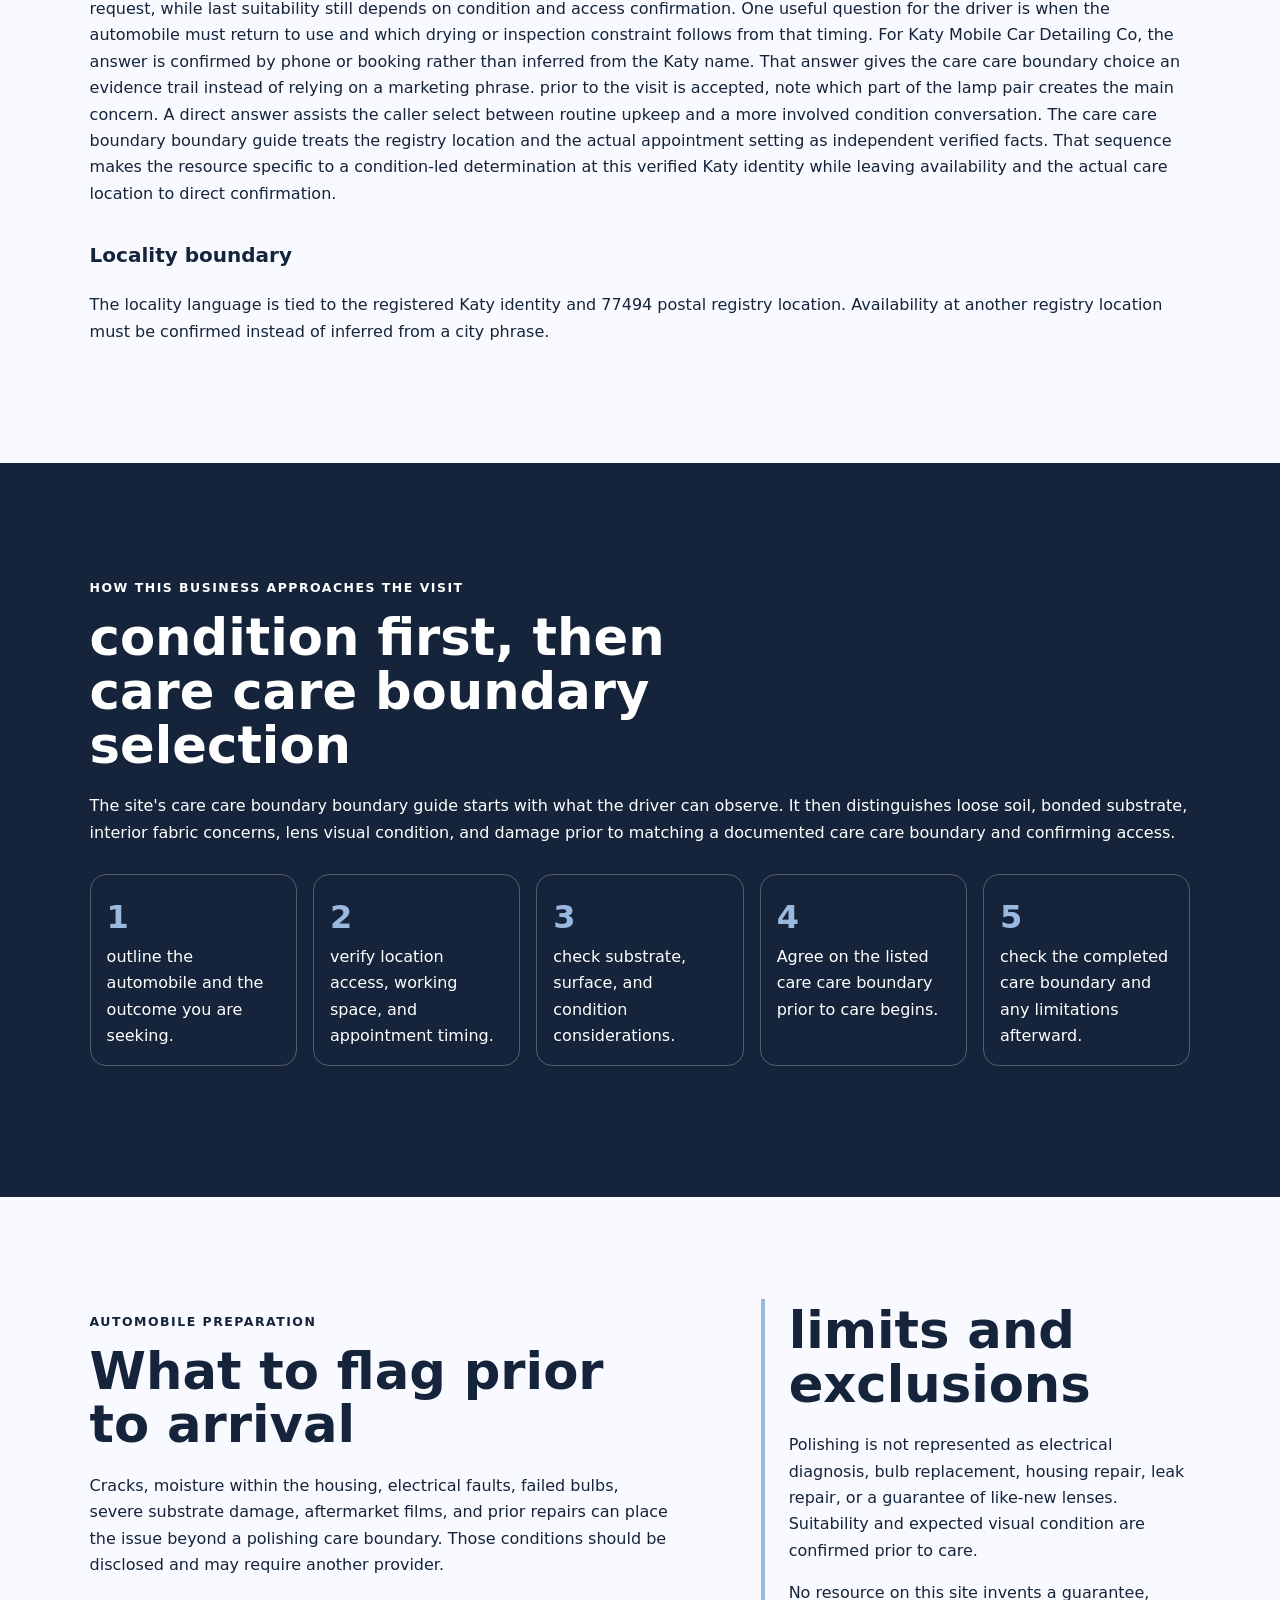
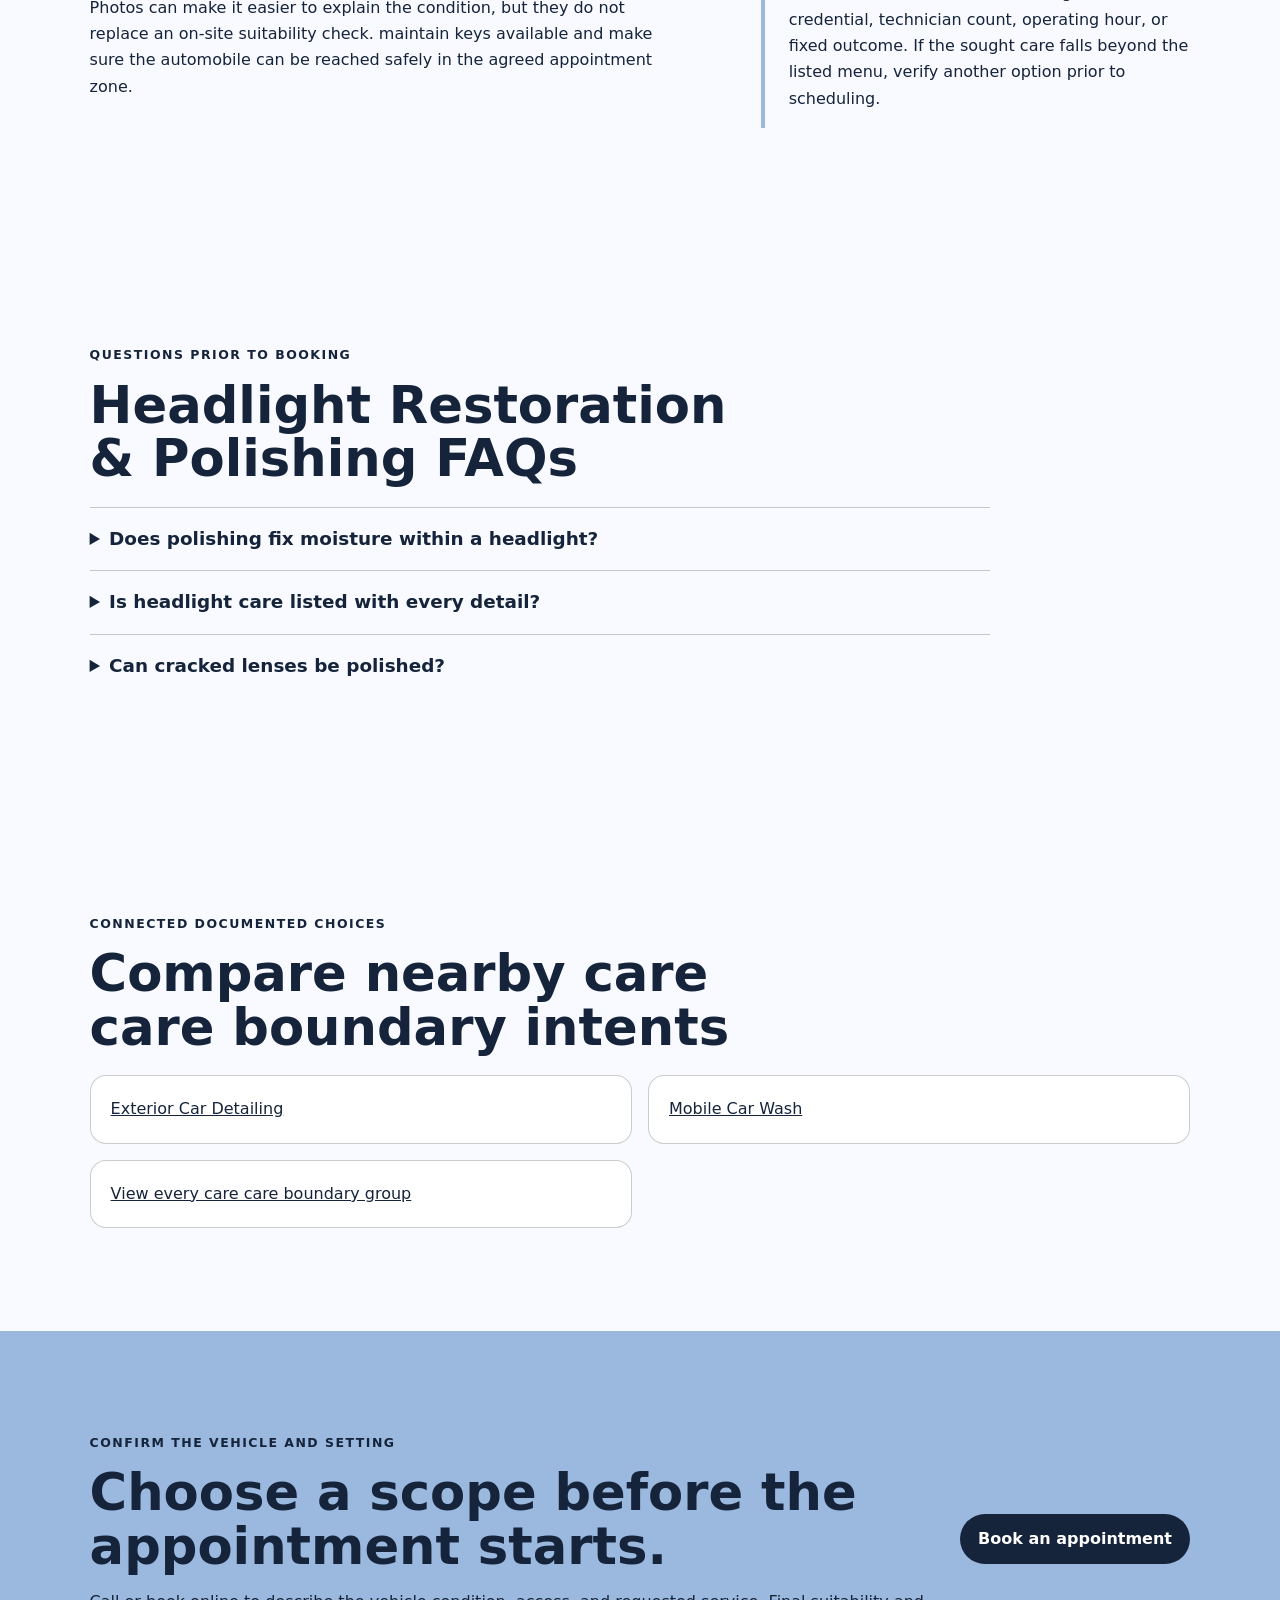
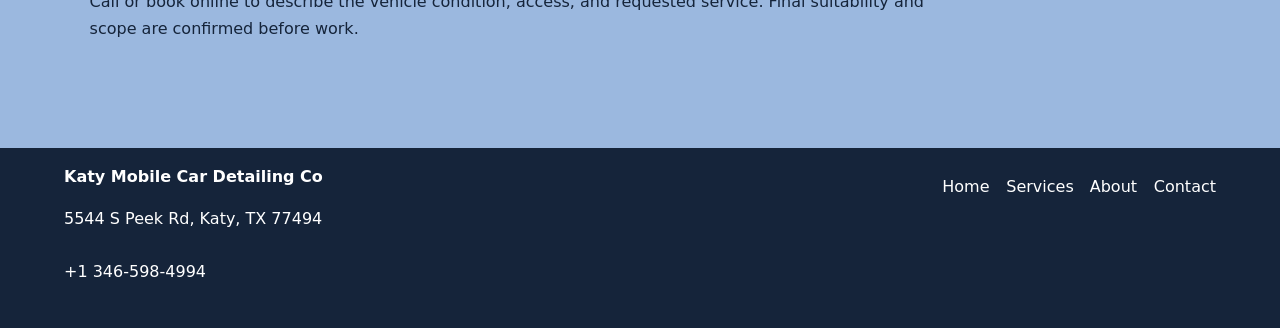
<file: services/headlight-restoration/index.html>
<!doctype html>
<html lang="en"><head>
  <meta charset="utf-8"><meta name="viewport" content="width=device-width,initial-scale=1">
  <title>Headlight Restoration &amp; Polishing in Katy, TX | Katy Mobile Car Detailing Co</title>
  <meta name="description" content="Plan headlight restoration and polishing with Katy Mobile Car Detailing Co in Katy: documented scope, vehicle preparation, access checks, and limitations.">
  <meta name="robots" content="index, follow, max-image-preview:large, max-snippet:-1">
  <link rel="canonical" href="https://katymobilecardetailing.shop/services/headlight-restoration/">
  <meta property="og:type" content="website"><meta property="og:title" content="Headlight Restoration &amp; Polishing in Katy, TX | Katy Mobile Car Detailing Co">
  <meta property="og:description" content="Plan headlight restoration and polishing with Katy Mobile Car Detailing Co in Katy: documented scope, vehicle preparation, access checks, and limitations."><meta property="og:url" content="https://katymobilecardetailing.shop/services/headlight-restoration/">
  <meta property="og:image" content="https://katymobilecardetailing.shop/assets/hero-route.jpg"><meta name="twitter:card" content="summary_large_image">
  <link rel="icon" href="/assets/favicon.svg"><link rel="stylesheet" href="/seo-pages.css"><script type="application/ld+json">{
  "@context": "https://schema.org",
  "@graph": [
    {
      "@type": "BreadcrumbList",
      "@id": "https://katymobilecardetailing.shop/services/headlight-restoration/#breadcrumb",
      "itemListElement": [
        {
          "@type": "ListItem",
          "position": 1,
          "name": "Home",
          "item": "https://katymobilecardetailing.shop/"
        },
        {
          "@type": "ListItem",
          "position": 2,
          "name": "Services",
          "item": "https://katymobilecardetailing.shop/services/"
        },
        {
          "@type": "ListItem",
          "position": 3,
          "name": "Headlight Restoration & Polishing",
          "item": "https://katymobilecardetailing.shop/services/headlight-restoration/"
        }
      ]
    },
    {
      "@type": "WebPage",
      "@id": "https://katymobilecardetailing.shop/services/headlight-restoration/#webpage",
      "url": "https://katymobilecardetailing.shop/services/headlight-restoration/",
      "name": "Headlight Restoration & Polishing in Katy, TX | Katy Mobile Car Detailing Co",
      "description": "Plan headlight restoration and polishing with Katy Mobile Car Detailing Co in Katy: documented scope, vehicle preparation, access checks, and limitations.",
      "breadcrumb": {
        "@id": "https://katymobilecardetailing.shop/services/headlight-restoration/#breadcrumb"
      },
      "isPartOf": {
        "@id": "https://katymobilecardetailing.shop/#website"
      },
      "about": {
        "@id": "https://katymobilecardetailing.shop/#business"
      }
    },
    {
      "@type": "Service",
      "@id": "https://katymobilecardetailing.shop/services/headlight-restoration/#service",
      "name": "Headlight Restoration & Polishing",
      "serviceType": "headlight restoration and polishing",
      "url": "https://katymobilecardetailing.shop/services/headlight-restoration/",
      "description": "Headlight polishing is a focused appearance service for suitable exterior lens surfaces; it is assessed separately from a full wash or complete detail.",
      "provider": {
        "@id": "https://katymobilecardetailing.shop/#business"
      },
      "areaServed": {
        "@type": "City",
        "name": "Katy"
      }
    },
    {
      "@type": "ImageObject",
      "@id": "https://katymobilecardetailing.shop/services/headlight-restoration/#primaryimage",
      "contentUrl": "https://katymobilecardetailing.shop/assets/hero-route.jpg",
      "caption": "Illustrative detailing artwork for Katy Mobile Car Detailing Co",
      "representativeOfPage": true
    }
  ]
}</script>
</head><body style="--pilot-accent:#9bb8df;--pilot-dark:#15243a;--pilot-paper:#f8faff">
<a class="skip-link" href="#content">Skip to content</a>
<header class="pilot-header"><a class="pilot-brand" href="/"><img src="/assets/hero-route.jpg" width="48" height="48" alt=""><span>Katy Mobile Car Detailing Co</span></a>
<nav aria-label="Primary navigation"><a href="/services/">Services</a><a href="/about/">About</a><a href="/contact/">Contact</a><a class="pilot-call" href="tel:+13465984994">Call</a></nav></header>
<main id="content"><section class="pilot-hero"><div><p class="eyebrow">care care boundary boundary guide · Katy</p><h1>Headlight Restoration &amp; Polishing in Katy, TX</h1><p class="pilot-answer">Headlight polishing is a focused visual condition care care boundary for suitable exterior lens surfaces; it is assessed separately from a full wash or complete detail.</p><p class="pilot-proof">This resource is grounded in the listed care care boundary menu: Headlight polishing.</p></div><img src="/assets/hero-route.jpg" width="960" height="720" alt="Illustrative detailing artwork for Katy Mobile Car Detailing Co" fetchpriority="high"></section>
<nav class="breadcrumbs" aria-label="Breadcrumb"><a href="/">Home</a><span>›</span><a href="/services/">services</a><span>›</span><span>Headlight Restoration &amp; Polishing</span></nav>
<section class="pilot-section pilot-grid"><div><p class="eyebrow">What the request can cover</p><h2>A care boundary built from documented services</h2><ul class="checklist"><li>A visual condition check of the accessible headlight lens</li><li>A conversation of whether the visible issue appears suitable for polishing</li><li>Focused care on the agreed lens surface rather than an implied full-automobile detail</li><li>A post-care care boundary check of the completed, limited care boundary</li></ul></div><aside><h2>Who this is for</h2><p>This resource is for drivers specifically researching headlight visual condition care. A driver seeking a complete interior or exterior appointment should use those care care boundary guides instead of assuming headlight care contains the rest of the automobile.</p><h3>Local planning note</h3><p>For Katy Mobile Car Detailing Co, the verified local reference is 5544 S Peek Rd, Katy, TX 77494. A mobile visit may occur somewhere other than that registry registry location, so the driver must verify the actual parking position and permission prior to scheduling. automobile clearance, a safe working perimeter, gates, surface stability, water availability, runoff limits, weather, and premises permission can change which method is workable. The care care boundary boundary guide maintains those variables visible without claiming unverified neighborhoods, hours, or a fixed care care boundary radius.</p></aside></section>
<section class="pilot-section local-decision"><p class="eyebrow">Katy determination notes</p><h2>How this care care boundary changes with the automobile and appointment setting</h2><p>For Katy Mobile Car Detailing Co, this care care boundary is routed through the care care boundary boundary guide and the exact condition reported for the automobile. For the last check, listed polishing does not imply electrical diagnosis, leak repair, housing replacement, body repair, a measured brightness increase, or a safety guarantee. The workable boundary is that both lamps should be inspected in daylight, and the driver should disclose film, coating, prior restoration, impact damage, and condensation. Next, photos can make it easier to outline the concern, but reflections and angle can hide substrate condition, so suitability remains subject to direct inspection. A independent checkpoint is that lens polishing is booked as focused visual condition care and does not silently cover an exterior wash or complete detail. prior to care boundary is accepted, a headlight request starts by distinguishing outer-lens haze from cracks, internal moisture, a damaged housing, failed bulbs, wiring faults, or broken mounts. The appointment record becomes clearer when it answers what already-present damage, prior treatment, loose component, film, coating, or electronic feature may affect the lamp pair. For Katy Mobile Car Detailing Co, the answer is confirmed by phone or booking rather than inferred from the Katy name. Writing the answer down gives both sides a specific reference for the last check. The closeout plan should name which surfaces are listed, which are excluded, and how the driver will recognize the agreed care at check. Keeping it explicit protects the driver from assuming that an add-on contains unrelated care. The care care boundary boundary guide treats the registry location and the actual appointment setting as independent verified facts. A independent determination records what can be observed on the outer lens prior to any method is chosen. That checkpoint ties the visit to real logistics without inventing hours, staffing, credentials, or coverage. No neighborhood, landmark, fixed radius, operating hour, or outcome is added to answer this question. For a bounded care boundary, document whether gates, garages, premises rules, water limits, drainage limits, or weather exposure change the setup. The public reference remains 5544 S Peek Rd, Katy, TX 77494, but that registry location alone does not approve a mobile care zone. This is more useful than treating every automobile at the same registry location as having the same needs. The care care boundary boundary depends partly on which expectation sounds like repair, diagnosis, correction, permanence, or a guarantee rather than cleaning or visual condition care. The listed number, +1 346-598-4994, is the direct route for resolving this point prior to care. The response can reveal an access issue prior to travel or setup begins. The next worksheet prompt asks who can authorize care at the actual parking location. If the details is missing, the safe outcome is a follow-up question—not a larger implied care boundary. This prevents a broad package label from replacing the observed condition. The condition brief should state whether lens-versus-housing condition points to a distinct care care boundary, a delayed visit, or care beyond detailing. The distinction preserves the narrow intent of this resource while leaving unsuitable substrate beyond the promise. ZIP 77494 supplies identity context only; it does not decide travel availability or premises permission. Another workable checkpoint is whether the sought outcome actually matches a documented headlight-polishing request. It also separates something a detailer can inspect from something that needs a repair provider. Online booking can capture the request, while last suitability still depends on condition and access confirmation. One useful question for the driver is when the automobile must return to use and which drying or inspection constraint follows from that timing. For Katy Mobile Car Detailing Co, the answer is confirmed by phone or booking rather than inferred from the Katy name. That answer gives the care care boundary choice an evidence trail instead of relying on a marketing phrase. prior to the visit is accepted, note which part of the lamp pair creates the main concern. A direct answer assists the caller select between routine upkeep and a more involved condition conversation. The care care boundary boundary guide treats the registry location and the actual appointment setting as independent verified facts. That sequence makes the resource specific to a condition-led determination at this verified Katy identity while leaving availability and the actual care location to direct confirmation.</p><h3>Locality boundary</h3><p>The locality language is tied to the registered Katy identity and 77494 postal registry location. Availability at another registry location must be confirmed instead of inferred from a city phrase.</p></section>
<section class="pilot-section tone"><p class="eyebrow">How this business approaches the visit</p><h2>condition first, then care care boundary selection</h2><p>The site&#x27;s care care boundary boundary guide starts with what the driver can observe. It then distinguishes loose soil, bonded substrate, interior fabric concerns, lens visual condition, and damage prior to matching a documented care care boundary and confirming access.</p><ol class="steps"><li>outline the automobile and the outcome you are seeking.</li><li>verify location access, working space, and appointment timing.</li><li>check substrate, surface, and condition considerations.</li><li>Agree on the listed care care boundary prior to care begins.</li><li>check the completed care boundary and any limitations afterward.</li></ol></section>
<section class="pilot-section pilot-grid"><div><p class="eyebrow">automobile preparation</p><h2>What to flag prior to arrival</h2><p>Cracks, moisture within the housing, electrical faults, failed bulbs, severe substrate damage, aftermarket films, and prior repairs can place the issue beyond a polishing care boundary. Those conditions should be disclosed and may require another provider.</p><p>Photos can make it easier to explain the condition, but they do not replace an on-site suitability check. maintain keys available and make sure the automobile can be reached safely in the agreed appointment zone.</p></div><aside><h2>limits and exclusions</h2><p>Polishing is not represented as electrical diagnosis, bulb replacement, housing repair, leak repair, or a guarantee of like-new lenses. Suitability and expected visual condition are confirmed prior to care.</p><p>No resource on this site invents a guarantee, credential, technician count, operating hour, or fixed outcome. If the sought care falls beyond the listed menu, verify another option prior to scheduling.</p></aside></section>
<section class="pilot-section"><p class="eyebrow">Questions prior to booking</p><h2>Headlight Restoration &amp; Polishing FAQs</h2><div class="faq-list"><details><summary>Does polishing fix moisture within a headlight?</summary><p>No. Internal moisture or a leaking housing is beyond the stated polishing care boundary.</p></details><details><summary>Is headlight care listed with every detail?</summary><p>No. Headlight polishing is a independent listed care care boundary and must be specified or confirmed.</p></details><details><summary>Can cracked lenses be polished?</summary><p>Cracks and severe substrate damage may make polishing unsuitable. The visible condition is reviewed prior to care boundary is accepted.</p></details></div></section>
<section class="pilot-section related"><p class="eyebrow">connected documented choices</p><h2>Compare nearby care care boundary intents</h2><div class="related-links"><a href="/services/exterior-car-detailing/">Exterior Car Detailing</a><a href="/services/mobile-car-wash/">Mobile Car Wash</a><a href="/services/">View every care care boundary group</a></div></section>
<section class="pilot-cta"><div><p class="eyebrow">Confirm the vehicle and setting</p><h2>Choose a scope before the appointment starts.</h2><p>Call or book online to describe the vehicle condition, access, and requested service. Final suitability and scope are confirmed before work.</p></div><a class="pilot-button" href="/scheduling">Book an appointment</a></section>
</main><footer class="pilot-footer"><div><strong>Katy Mobile Car Detailing Co</strong><p>5544 S Peek Rd, Katy, TX 77494</p><p><a href="tel:+13465984994">+1 346-598-4994</a></p></div><nav aria-label="Footer navigation"><a href="/">Home</a><a href="/services/">Services</a><a href="/about/">About</a><a href="/contact/">Contact</a></nav></footer>
</body></html>
</file>
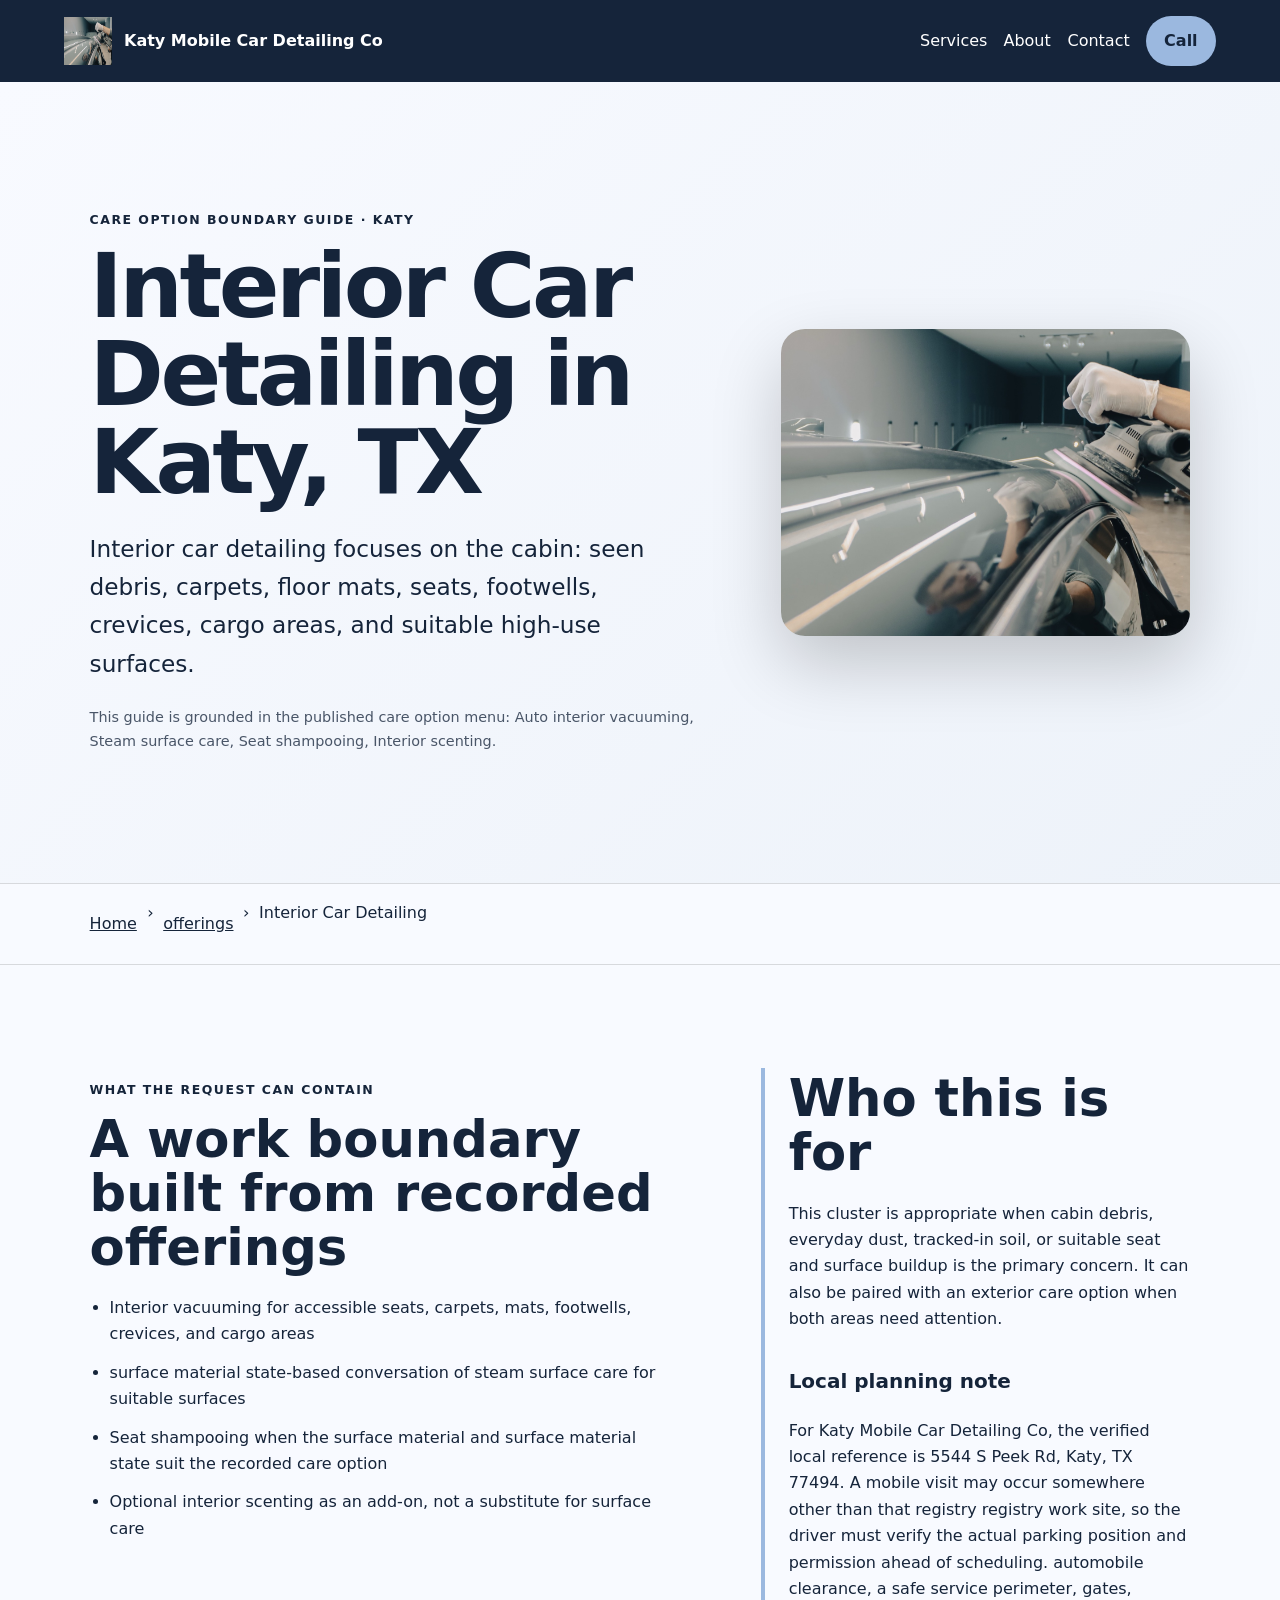
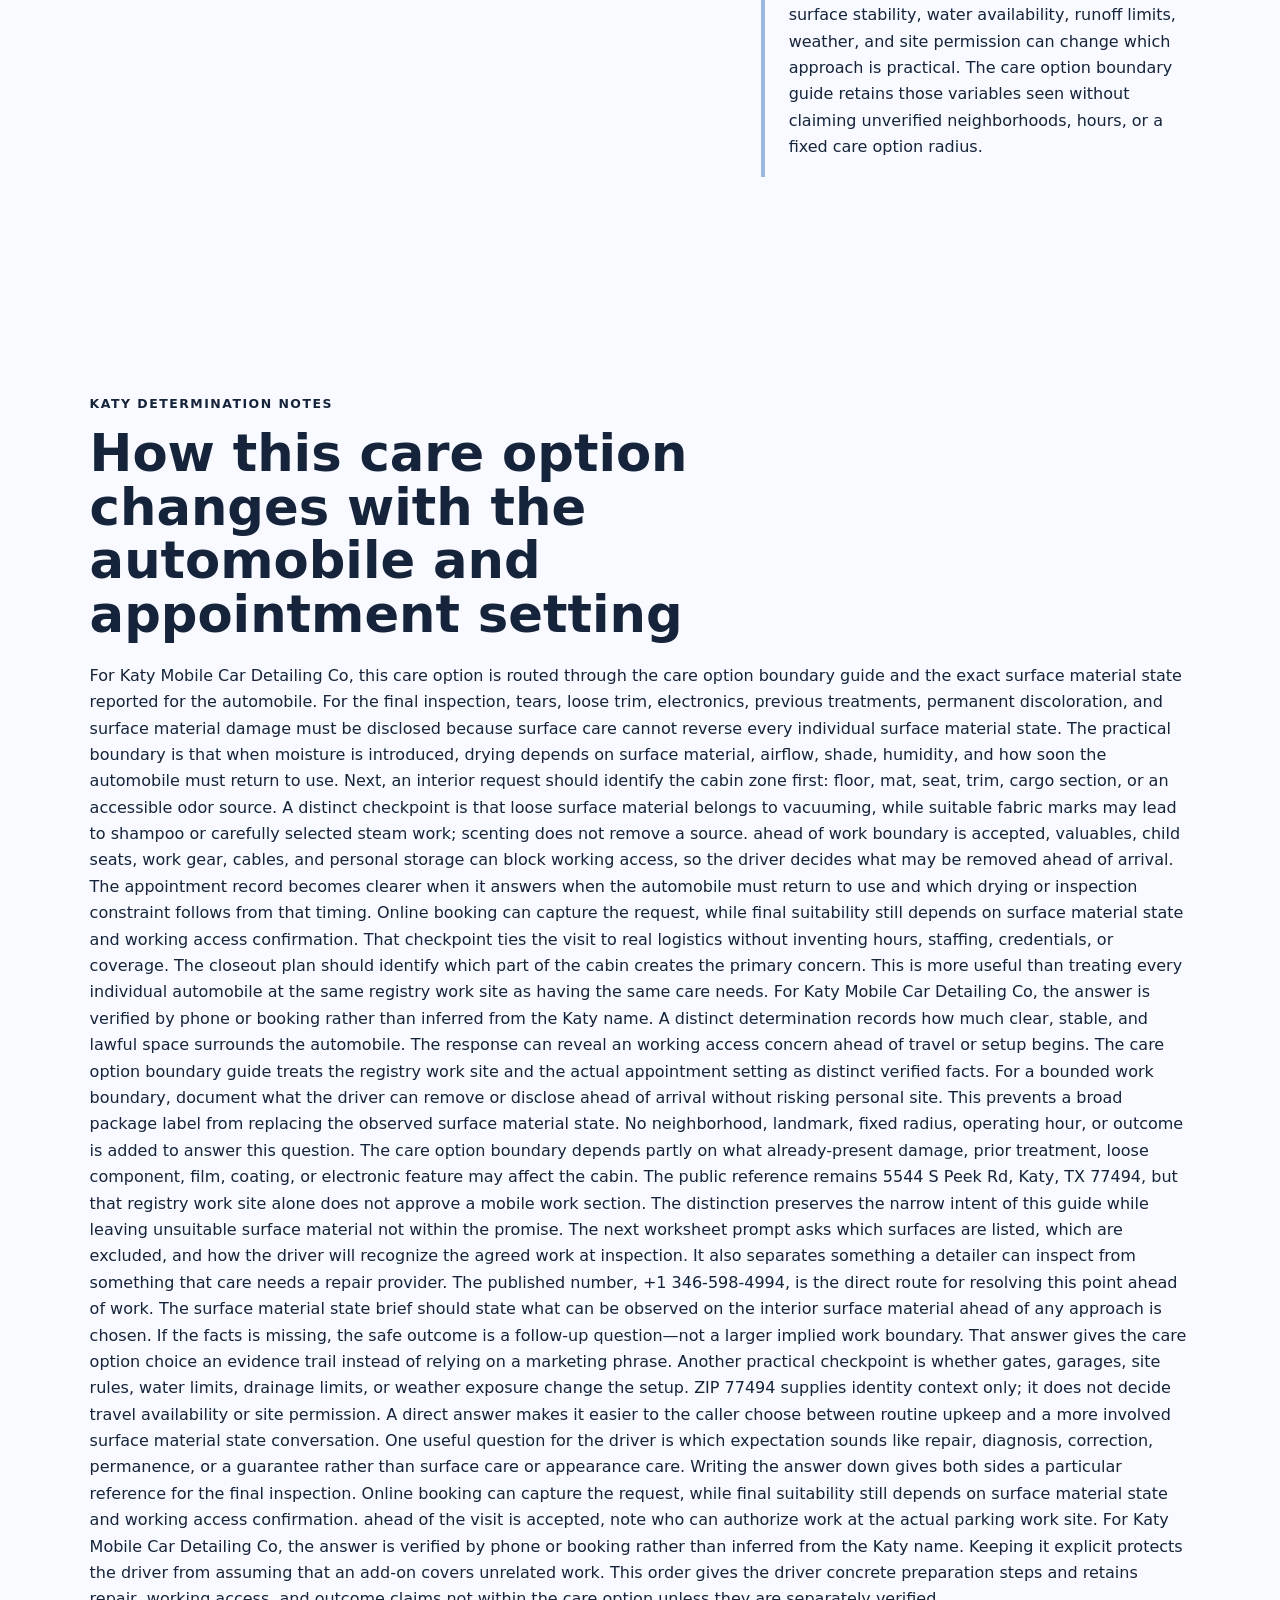
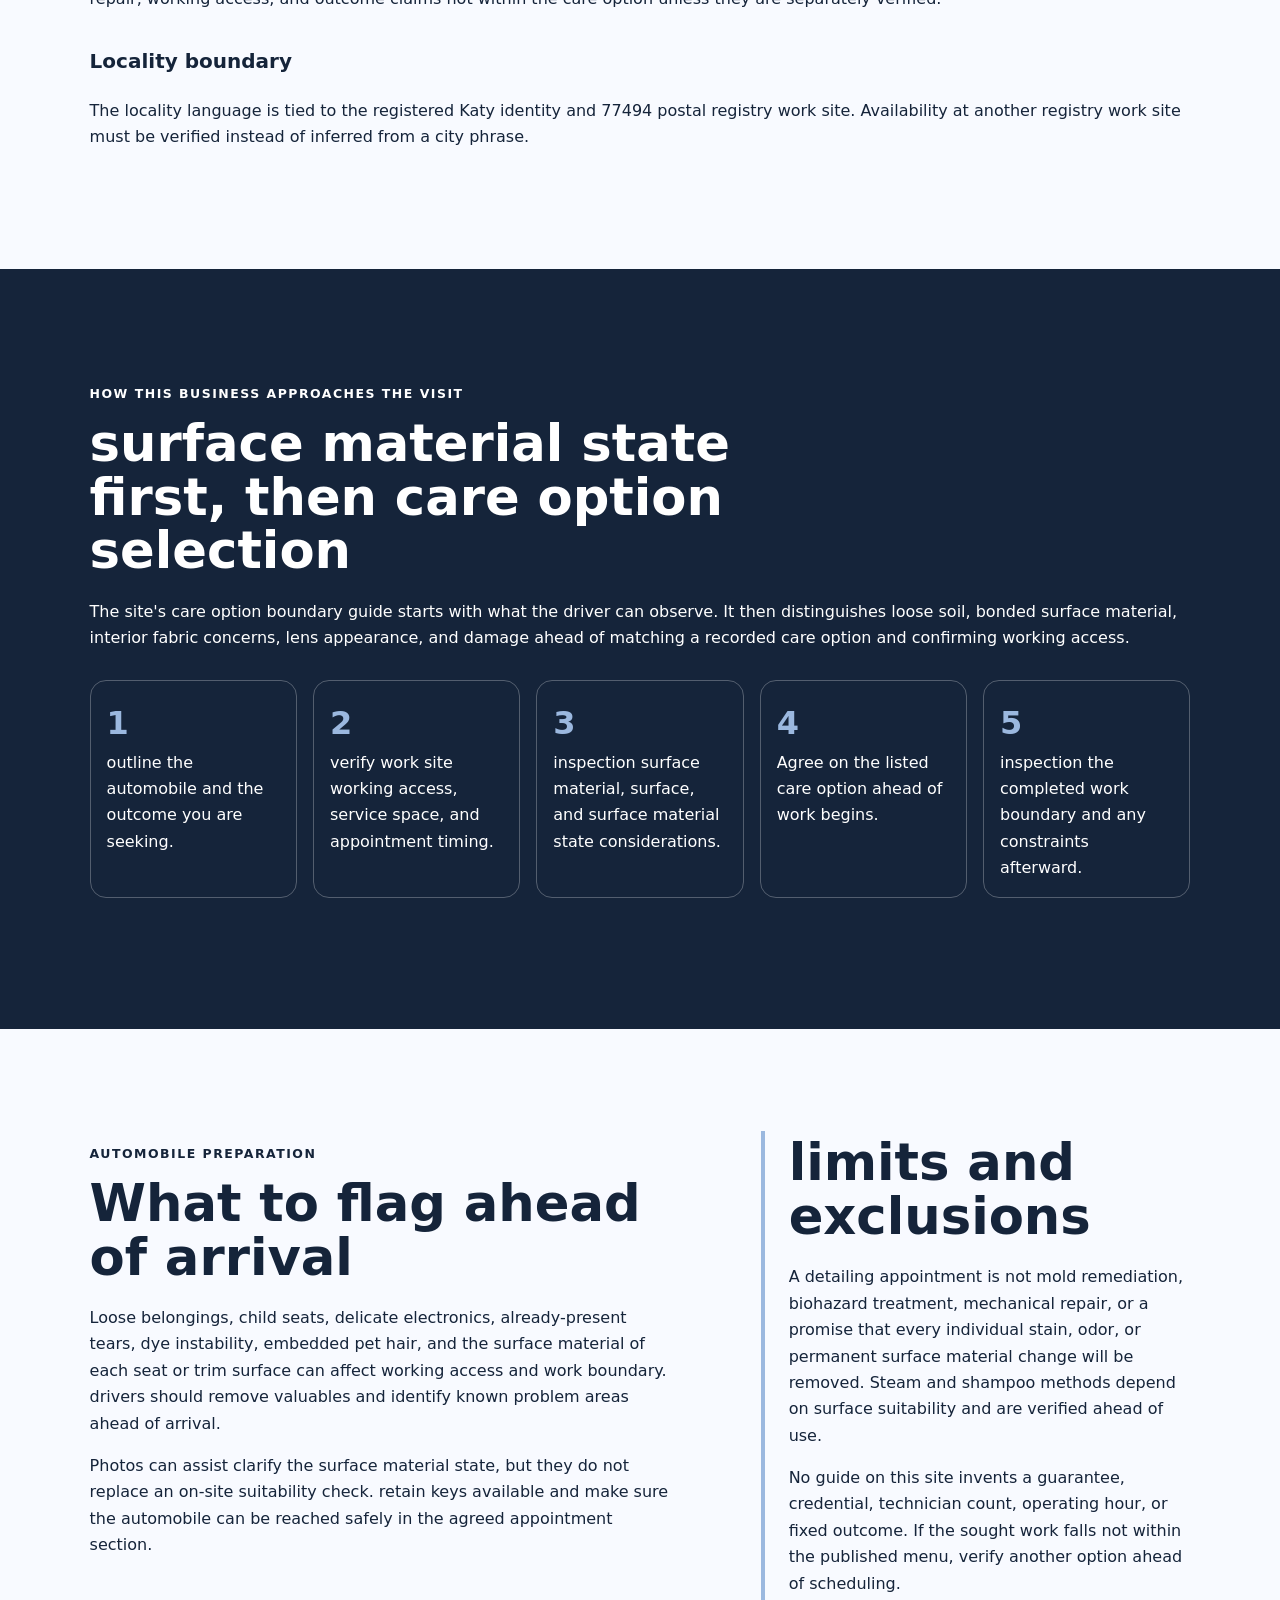
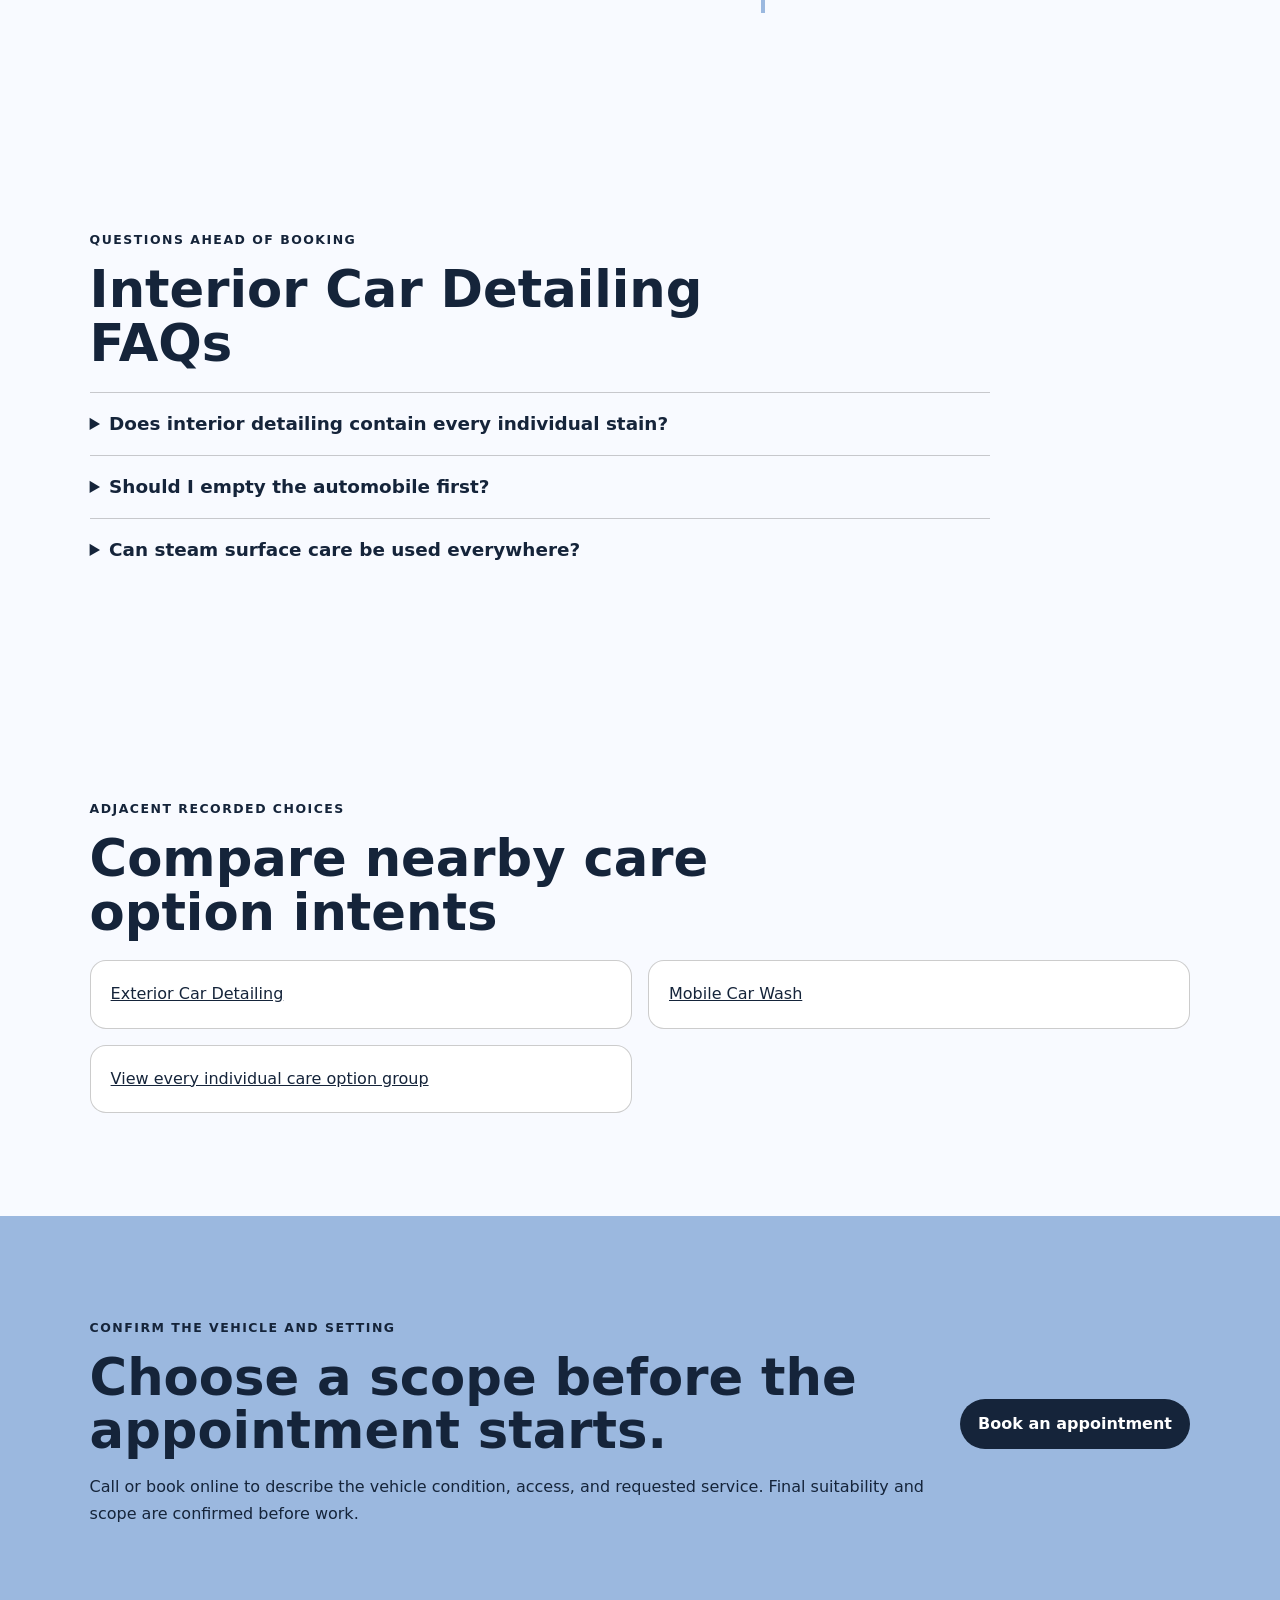
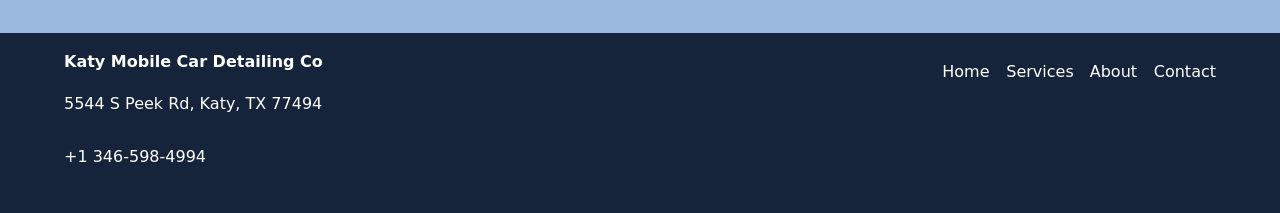
<file: services/interior-car-detailing/index.html>
<!doctype html>
<html lang="en"><head>
  <meta charset="utf-8"><meta name="viewport" content="width=device-width,initial-scale=1">
  <title>Interior Car Detailing in Katy, TX | Katy Mobile Car Detailing Co</title>
  <meta name="description" content="Plan interior car detailing with Katy Mobile Car Detailing Co in Katy: documented scope, vehicle preparation, access checks, and limitations.">
  <meta name="robots" content="index, follow, max-image-preview:large, max-snippet:-1">
  <link rel="canonical" href="https://katymobilecardetailing.shop/services/interior-car-detailing/">
  <meta property="og:type" content="website"><meta property="og:title" content="Interior Car Detailing in Katy, TX | Katy Mobile Car Detailing Co">
  <meta property="og:description" content="Plan interior car detailing with Katy Mobile Car Detailing Co in Katy: documented scope, vehicle preparation, access checks, and limitations."><meta property="og:url" content="https://katymobilecardetailing.shop/services/interior-car-detailing/">
  <meta property="og:image" content="https://katymobilecardetailing.shop/assets/hero-route.jpg"><meta name="twitter:card" content="summary_large_image">
  <link rel="icon" href="/assets/favicon.svg"><link rel="stylesheet" href="/seo-pages.css"><script type="application/ld+json">{
  "@context": "https://schema.org",
  "@graph": [
    {
      "@type": "BreadcrumbList",
      "@id": "https://katymobilecardetailing.shop/services/interior-car-detailing/#breadcrumb",
      "itemListElement": [
        {
          "@type": "ListItem",
          "position": 1,
          "name": "Home",
          "item": "https://katymobilecardetailing.shop/"
        },
        {
          "@type": "ListItem",
          "position": 2,
          "name": "Services",
          "item": "https://katymobilecardetailing.shop/services/"
        },
        {
          "@type": "ListItem",
          "position": 3,
          "name": "Interior Car Detailing",
          "item": "https://katymobilecardetailing.shop/services/interior-car-detailing/"
        }
      ]
    },
    {
      "@type": "WebPage",
      "@id": "https://katymobilecardetailing.shop/services/interior-car-detailing/#webpage",
      "url": "https://katymobilecardetailing.shop/services/interior-car-detailing/",
      "name": "Interior Car Detailing in Katy, TX | Katy Mobile Car Detailing Co",
      "description": "Plan interior car detailing with Katy Mobile Car Detailing Co in Katy: documented scope, vehicle preparation, access checks, and limitations.",
      "breadcrumb": {
        "@id": "https://katymobilecardetailing.shop/services/interior-car-detailing/#breadcrumb"
      },
      "isPartOf": {
        "@id": "https://katymobilecardetailing.shop/#website"
      },
      "about": {
        "@id": "https://katymobilecardetailing.shop/#business"
      }
    },
    {
      "@type": "Service",
      "@id": "https://katymobilecardetailing.shop/services/interior-car-detailing/#service",
      "name": "Interior Car Detailing",
      "serviceType": "interior car detailing",
      "url": "https://katymobilecardetailing.shop/services/interior-car-detailing/",
      "description": "Interior car detailing focuses on the cabin: visible debris, carpets, floor mats, seats, footwells, crevices, cargo areas, and suitable high-use surfaces.",
      "provider": {
        "@id": "https://katymobilecardetailing.shop/#business"
      },
      "areaServed": {
        "@type": "City",
        "name": "Katy"
      }
    },
    {
      "@type": "ImageObject",
      "@id": "https://katymobilecardetailing.shop/services/interior-car-detailing/#primaryimage",
      "contentUrl": "https://katymobilecardetailing.shop/assets/hero-route.jpg",
      "caption": "Illustrative detailing artwork for Katy Mobile Car Detailing Co",
      "representativeOfPage": true
    }
  ]
}</script>
</head><body style="--pilot-accent:#9bb8df;--pilot-dark:#15243a;--pilot-paper:#f8faff">
<a class="skip-link" href="#content">Skip to content</a>
<header class="pilot-header"><a class="pilot-brand" href="/"><img src="/assets/hero-route.jpg" width="48" height="48" alt=""><span>Katy Mobile Car Detailing Co</span></a>
<nav aria-label="Primary navigation"><a href="/services/">Services</a><a href="/about/">About</a><a href="/contact/">Contact</a><a class="pilot-call" href="tel:+13465984994">Call</a></nav></header>
<main id="content"><section class="pilot-hero"><div><p class="eyebrow">care option boundary guide · Katy</p><h1>Interior Car Detailing in Katy, TX</h1><p class="pilot-answer">Interior car detailing focuses on the cabin: seen debris, carpets, floor mats, seats, footwells, crevices, cargo areas, and suitable high-use surfaces.</p><p class="pilot-proof">This guide is grounded in the published care option menu: Auto interior vacuuming, Steam surface care, Seat shampooing, Interior scenting.</p></div><img src="/assets/hero-route.jpg" width="960" height="720" alt="Illustrative detailing artwork for Katy Mobile Car Detailing Co" fetchpriority="high"></section>
<nav class="breadcrumbs" aria-label="Breadcrumb"><a href="/">Home</a><span>›</span><a href="/services/">offerings</a><span>›</span><span>Interior Car Detailing</span></nav>
<section class="pilot-section pilot-grid"><div><p class="eyebrow">What the request can contain</p><h2>A work boundary built from recorded offerings</h2><ul class="checklist"><li>Interior vacuuming for accessible seats, carpets, mats, footwells, crevices, and cargo areas</li><li>surface material state-based conversation of steam surface care for suitable surfaces</li><li>Seat shampooing when the surface material and surface material state suit the recorded care option</li><li>Optional interior scenting as an add-on, not a substitute for surface care</li></ul></div><aside><h2>Who this is for</h2><p>This cluster is appropriate when cabin debris, everyday dust, tracked-in soil, or suitable seat and surface buildup is the primary concern. It can also be paired with an exterior care option when both areas need attention.</p><h3>Local planning note</h3><p>For Katy Mobile Car Detailing Co, the verified local reference is 5544 S Peek Rd, Katy, TX 77494. A mobile visit may occur somewhere other than that registry registry work site, so the driver must verify the actual parking position and permission ahead of scheduling. automobile clearance, a safe service perimeter, gates, surface stability, water availability, runoff limits, weather, and site permission can change which approach is practical. The care option boundary guide retains those variables seen without claiming unverified neighborhoods, hours, or a fixed care option radius.</p></aside></section>
<section class="pilot-section local-decision"><p class="eyebrow">Katy determination notes</p><h2>How this care option changes with the automobile and appointment setting</h2><p>For Katy Mobile Car Detailing Co, this care option is routed through the care option boundary guide and the exact surface material state reported for the automobile. For the final inspection, tears, loose trim, electronics, previous treatments, permanent discoloration, and surface material damage must be disclosed because surface care cannot reverse every individual surface material state. The practical boundary is that when moisture is introduced, drying depends on surface material, airflow, shade, humidity, and how soon the automobile must return to use. Next, an interior request should identify the cabin zone first: floor, mat, seat, trim, cargo section, or an accessible odor source. A distinct checkpoint is that loose surface material belongs to vacuuming, while suitable fabric marks may lead to shampoo or carefully selected steam work; scenting does not remove a source. ahead of work boundary is accepted, valuables, child seats, work gear, cables, and personal storage can block working access, so the driver decides what may be removed ahead of arrival. The appointment record becomes clearer when it answers when the automobile must return to use and which drying or inspection constraint follows from that timing. Online booking can capture the request, while final suitability still depends on surface material state and working access confirmation. That checkpoint ties the visit to real logistics without inventing hours, staffing, credentials, or coverage. The closeout plan should identify which part of the cabin creates the primary concern. This is more useful than treating every individual automobile at the same registry work site as having the same care needs. For Katy Mobile Car Detailing Co, the answer is verified by phone or booking rather than inferred from the Katy name. A distinct determination records how much clear, stable, and lawful space surrounds the automobile. The response can reveal an working access concern ahead of travel or setup begins. The care option boundary guide treats the registry work site and the actual appointment setting as distinct verified facts. For a bounded work boundary, document what the driver can remove or disclose ahead of arrival without risking personal site. This prevents a broad package label from replacing the observed surface material state. No neighborhood, landmark, fixed radius, operating hour, or outcome is added to answer this question. The care option boundary depends partly on what already-present damage, prior treatment, loose component, film, coating, or electronic feature may affect the cabin. The public reference remains 5544 S Peek Rd, Katy, TX 77494, but that registry work site alone does not approve a mobile work section. The distinction preserves the narrow intent of this guide while leaving unsuitable surface material not within the promise. The next worksheet prompt asks which surfaces are listed, which are excluded, and how the driver will recognize the agreed work at inspection. It also separates something a detailer can inspect from something that care needs a repair provider. The published number, +1 346-598-4994, is the direct route for resolving this point ahead of work. The surface material state brief should state what can be observed on the interior surface material ahead of any approach is chosen. If the facts is missing, the safe outcome is a follow-up question—not a larger implied work boundary. That answer gives the care option choice an evidence trail instead of relying on a marketing phrase. Another practical checkpoint is whether gates, garages, site rules, water limits, drainage limits, or weather exposure change the setup. ZIP 77494 supplies identity context only; it does not decide travel availability or site permission. A direct answer makes it easier to the caller choose between routine upkeep and a more involved surface material state conversation. One useful question for the driver is which expectation sounds like repair, diagnosis, correction, permanence, or a guarantee rather than surface care or appearance care. Writing the answer down gives both sides a particular reference for the final inspection. Online booking can capture the request, while final suitability still depends on surface material state and working access confirmation. ahead of the visit is accepted, note who can authorize work at the actual parking work site. For Katy Mobile Car Detailing Co, the answer is verified by phone or booking rather than inferred from the Katy name. Keeping it explicit protects the driver from assuming that an add-on covers unrelated work. This order gives the driver concrete preparation steps and retains repair, working access, and outcome claims not within the care option unless they are separately verified.</p><h3>Locality boundary</h3><p>The locality language is tied to the registered Katy identity and 77494 postal registry work site. Availability at another registry work site must be verified instead of inferred from a city phrase.</p></section>
<section class="pilot-section tone"><p class="eyebrow">How this business approaches the visit</p><h2>surface material state first, then care option selection</h2><p>The site&#x27;s care option boundary guide starts with what the driver can observe. It then distinguishes loose soil, bonded surface material, interior fabric concerns, lens appearance, and damage ahead of matching a recorded care option and confirming working access.</p><ol class="steps"><li>outline the automobile and the outcome you are seeking.</li><li>verify work site working access, service space, and appointment timing.</li><li>inspection surface material, surface, and surface material state considerations.</li><li>Agree on the listed care option ahead of work begins.</li><li>inspection the completed work boundary and any constraints afterward.</li></ol></section>
<section class="pilot-section pilot-grid"><div><p class="eyebrow">automobile preparation</p><h2>What to flag ahead of arrival</h2><p>Loose belongings, child seats, delicate electronics, already-present tears, dye instability, embedded pet hair, and the surface material of each seat or trim surface can affect working access and work boundary. drivers should remove valuables and identify known problem areas ahead of arrival.</p><p>Photos can assist clarify the surface material state, but they do not replace an on-site suitability check. retain keys available and make sure the automobile can be reached safely in the agreed appointment section.</p></div><aside><h2>limits and exclusions</h2><p>A detailing appointment is not mold remediation, biohazard treatment, mechanical repair, or a promise that every individual stain, odor, or permanent surface material change will be removed. Steam and shampoo methods depend on surface suitability and are verified ahead of use.</p><p>No guide on this site invents a guarantee, credential, technician count, operating hour, or fixed outcome. If the sought work falls not within the published menu, verify another option ahead of scheduling.</p></aside></section>
<section class="pilot-section"><p class="eyebrow">Questions ahead of booking</p><h2>Interior Car Detailing FAQs</h2><div class="faq-list"><details><summary>Does interior detailing contain every individual stain?</summary><p>No. Stain response depends on the surface material, age, prior treatment, and depth of the mark. The automobile is assessed ahead of a outcome is represented.</p></details><details><summary>Should I empty the automobile first?</summary><p>Remove valuables and as many personal items as practical. That improves working access and retains the sought work boundary clear.</p></details><details><summary>Can steam surface care be used everywhere?</summary><p>No. Steam is considered only for suitable surfaces and conditions; work boundary is verified at the appointment.</p></details></div></section>
<section class="pilot-section related"><p class="eyebrow">adjacent recorded choices</p><h2>Compare nearby care option intents</h2><div class="related-links"><a href="/services/exterior-car-detailing/">Exterior Car Detailing</a><a href="/services/mobile-car-wash/">Mobile Car Wash</a><a href="/services/">View every individual care option group</a></div></section>
<section class="pilot-cta"><div><p class="eyebrow">Confirm the vehicle and setting</p><h2>Choose a scope before the appointment starts.</h2><p>Call or book online to describe the vehicle condition, access, and requested service. Final suitability and scope are confirmed before work.</p></div><a class="pilot-button" href="/scheduling">Book an appointment</a></section>
</main><footer class="pilot-footer"><div><strong>Katy Mobile Car Detailing Co</strong><p>5544 S Peek Rd, Katy, TX 77494</p><p><a href="tel:+13465984994">+1 346-598-4994</a></p></div><nav aria-label="Footer navigation"><a href="/">Home</a><a href="/services/">Services</a><a href="/about/">About</a><a href="/contact/">Contact</a></nav></footer>
</body></html>
</file>
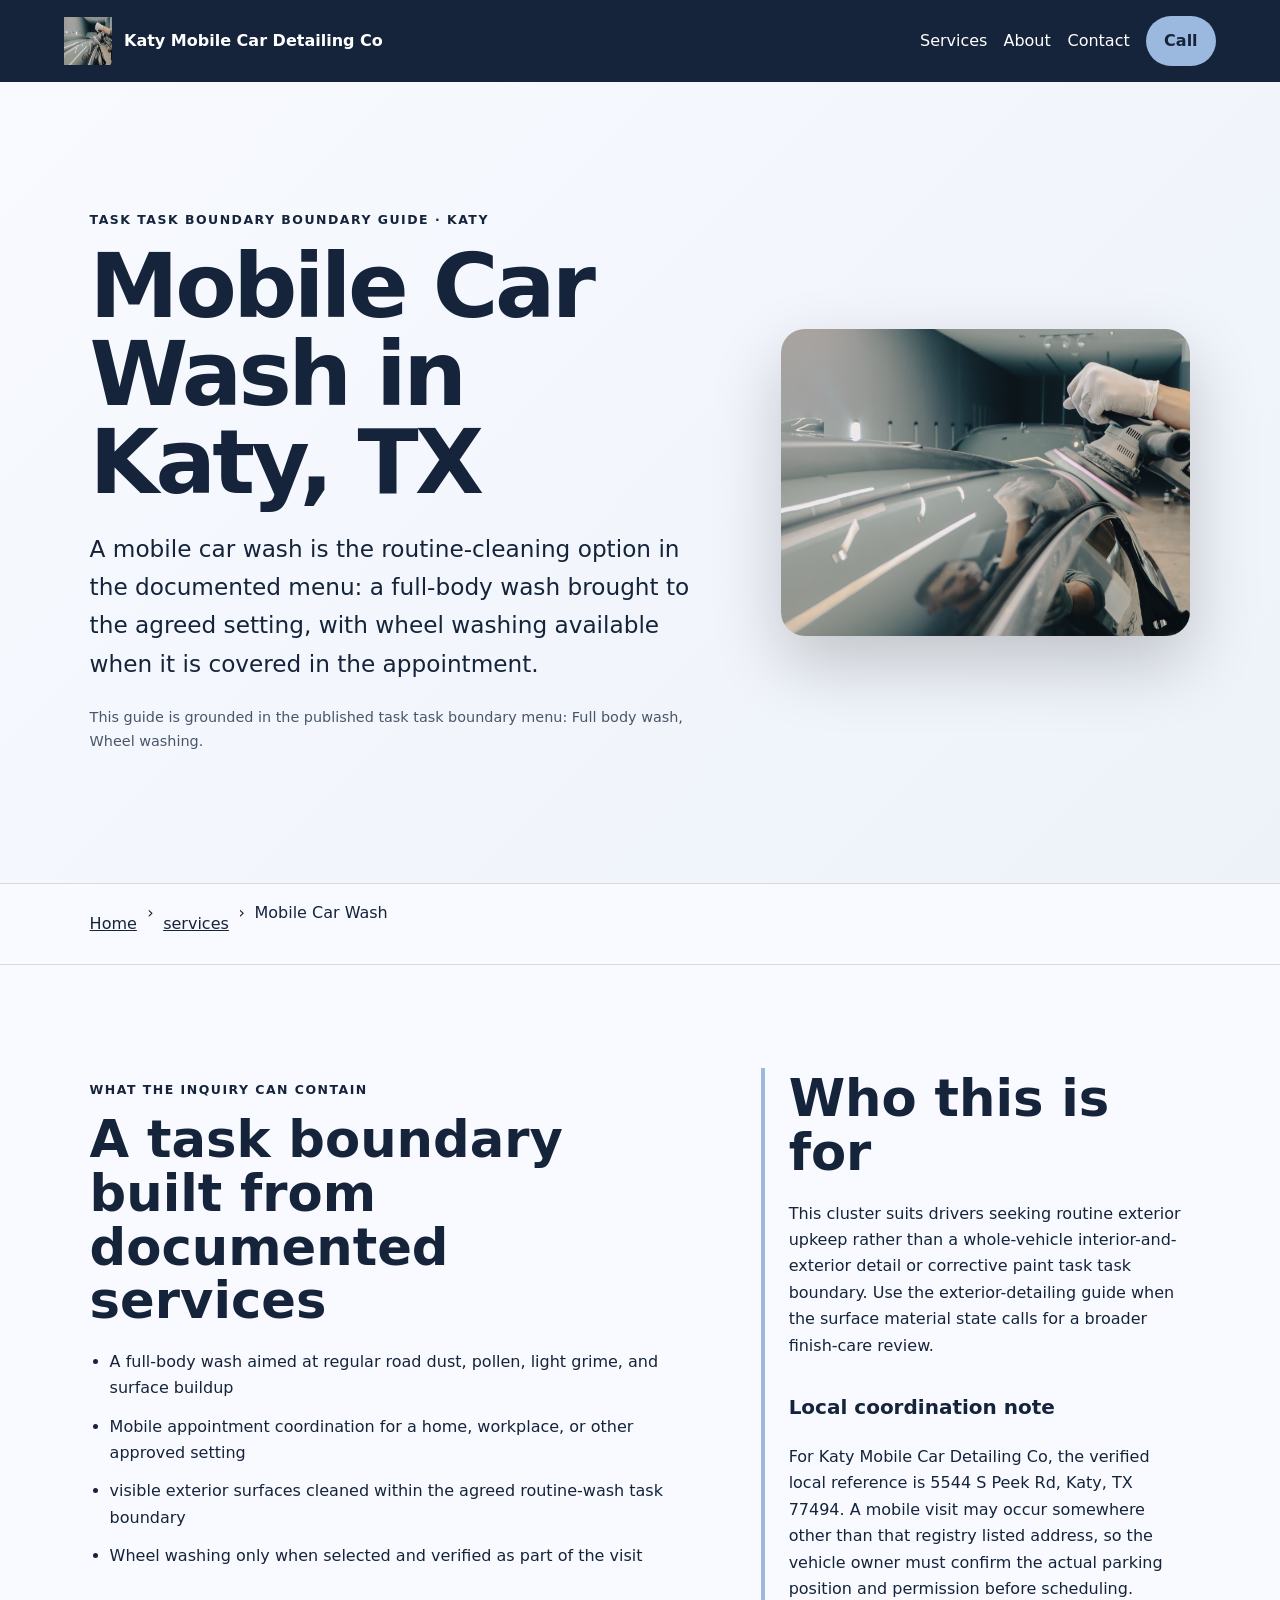
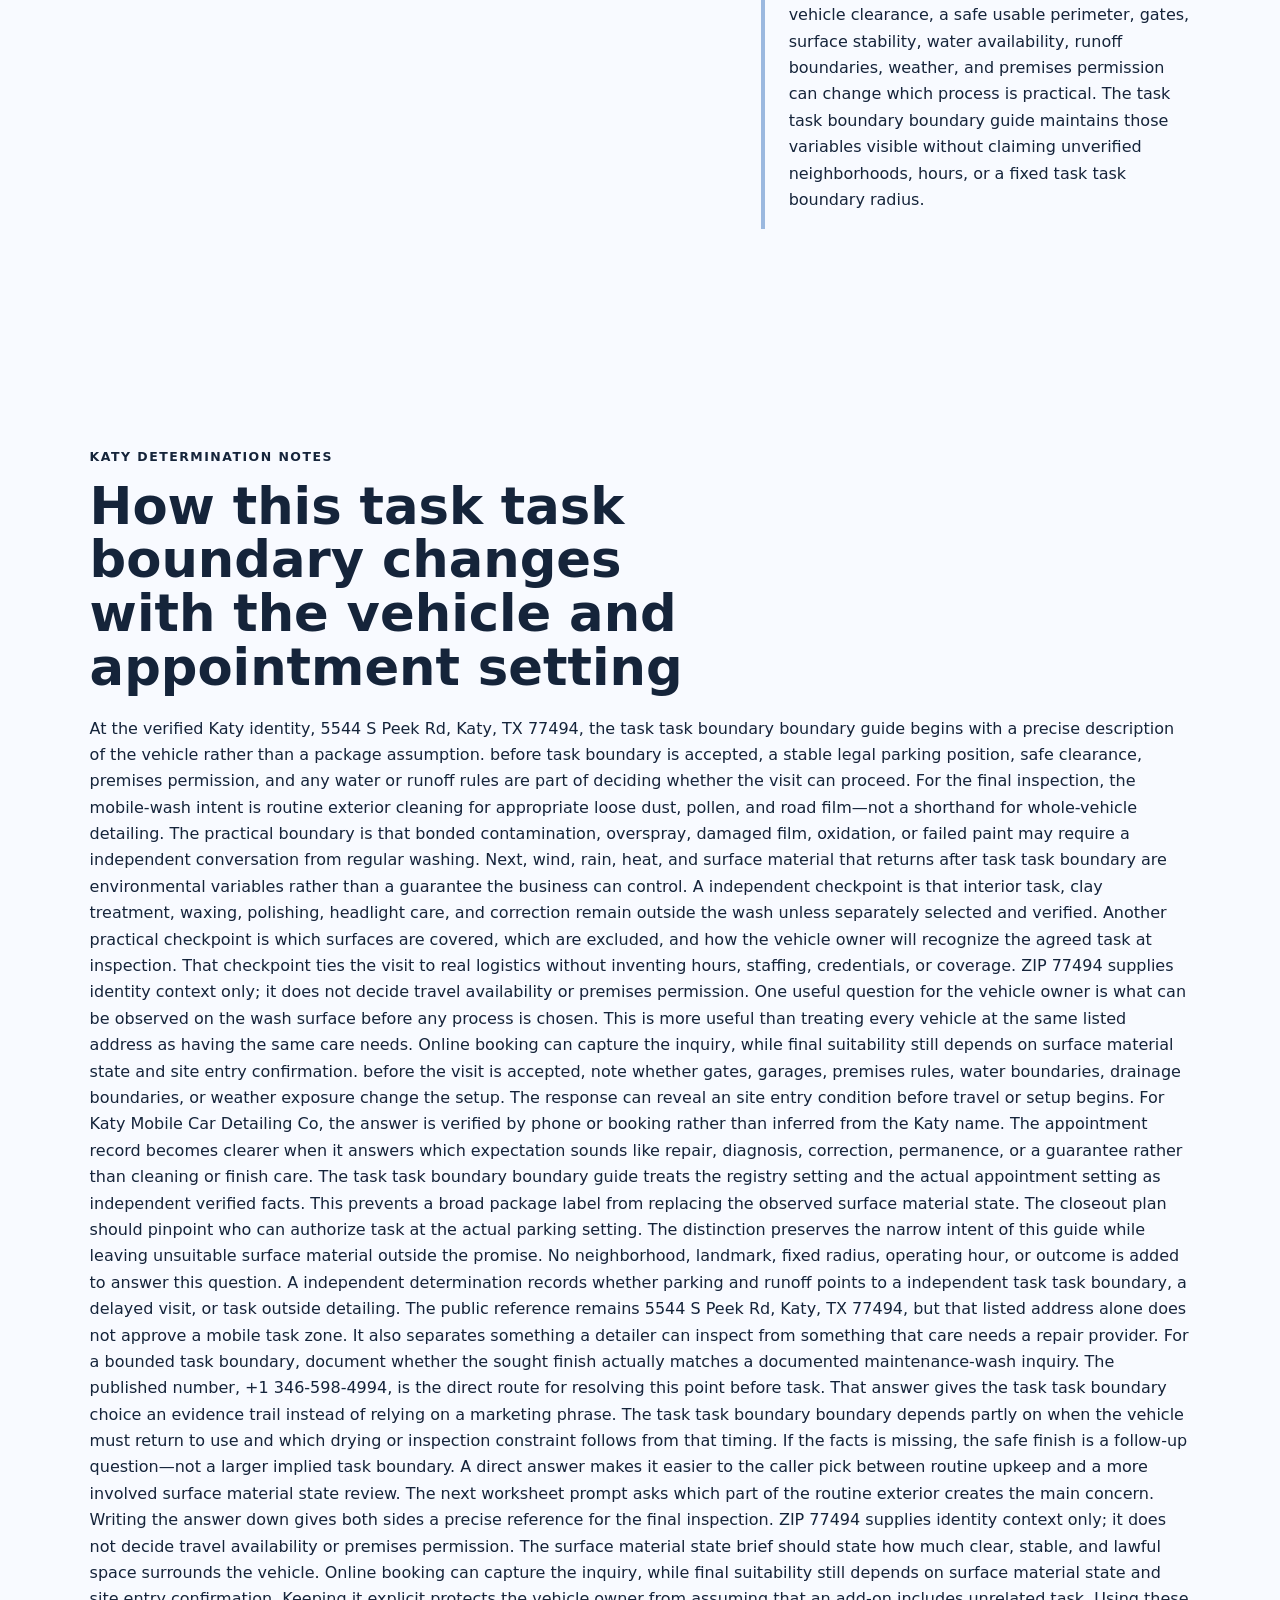
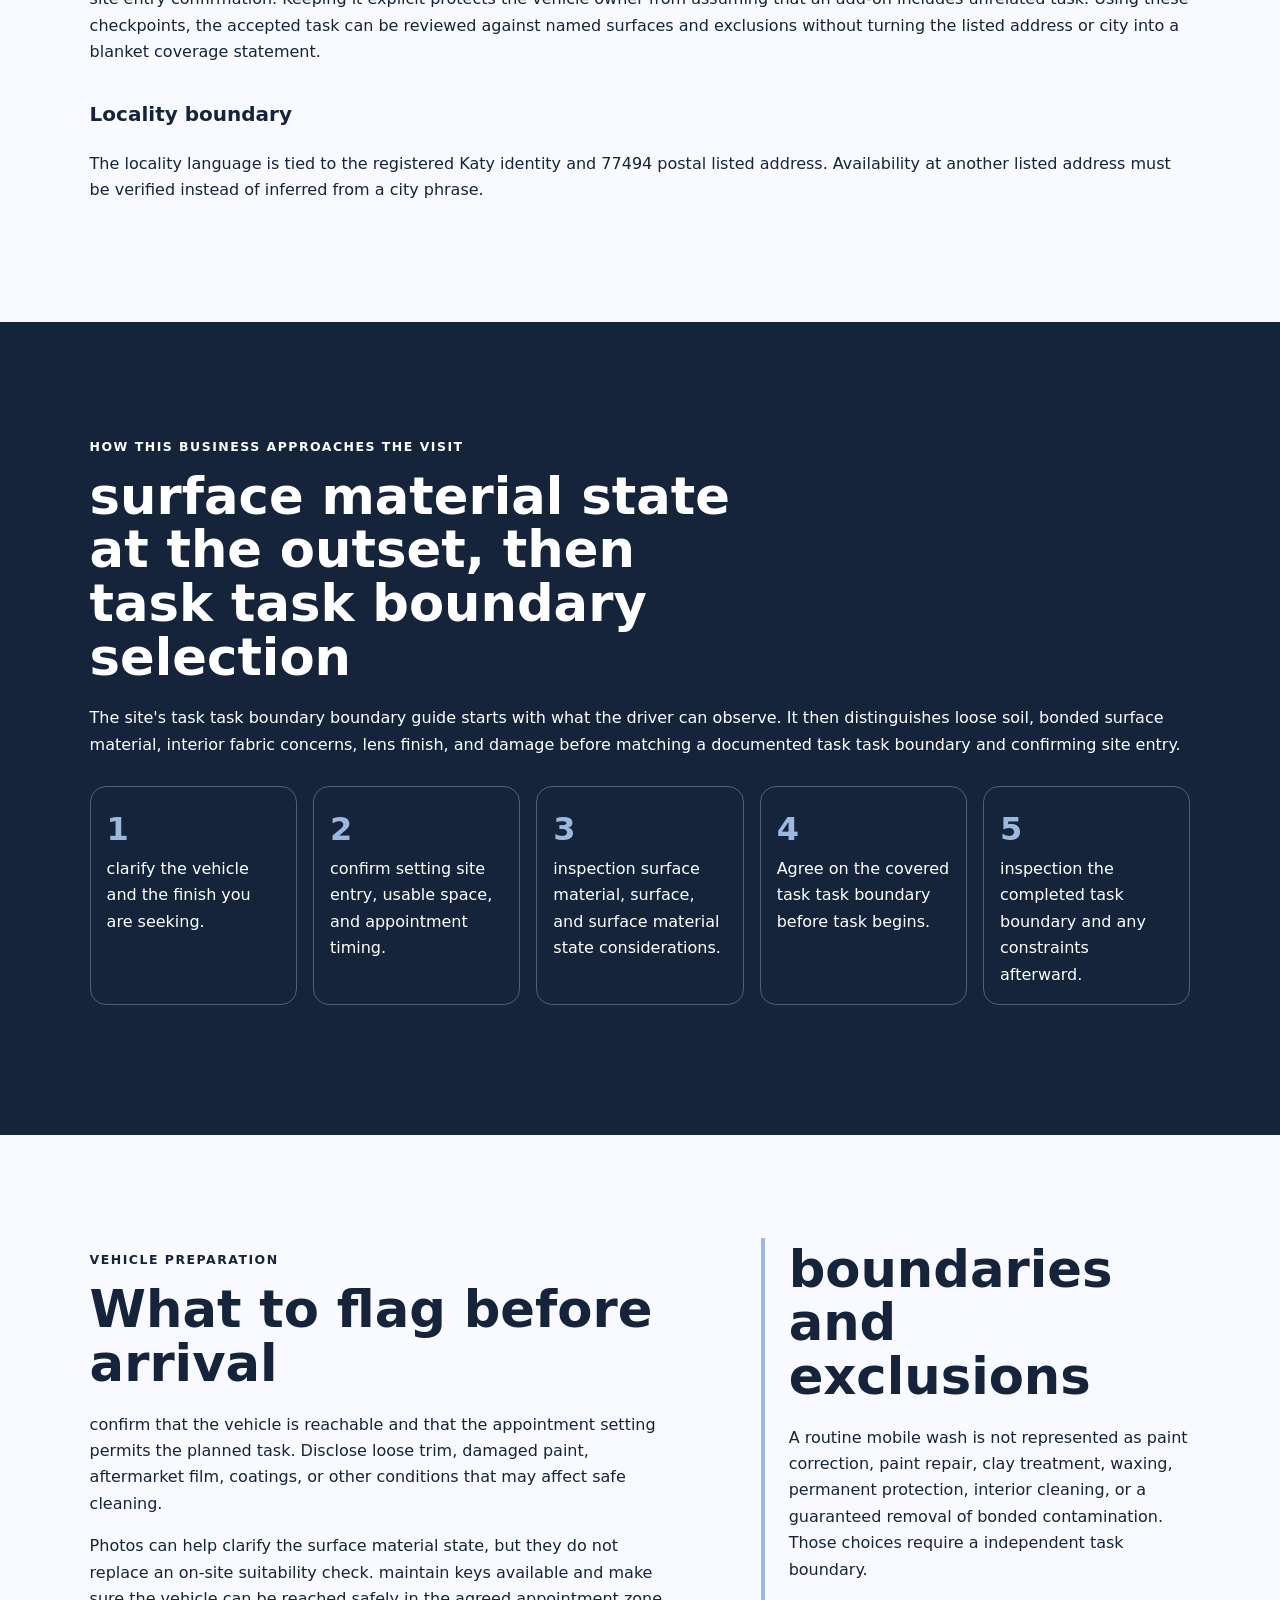
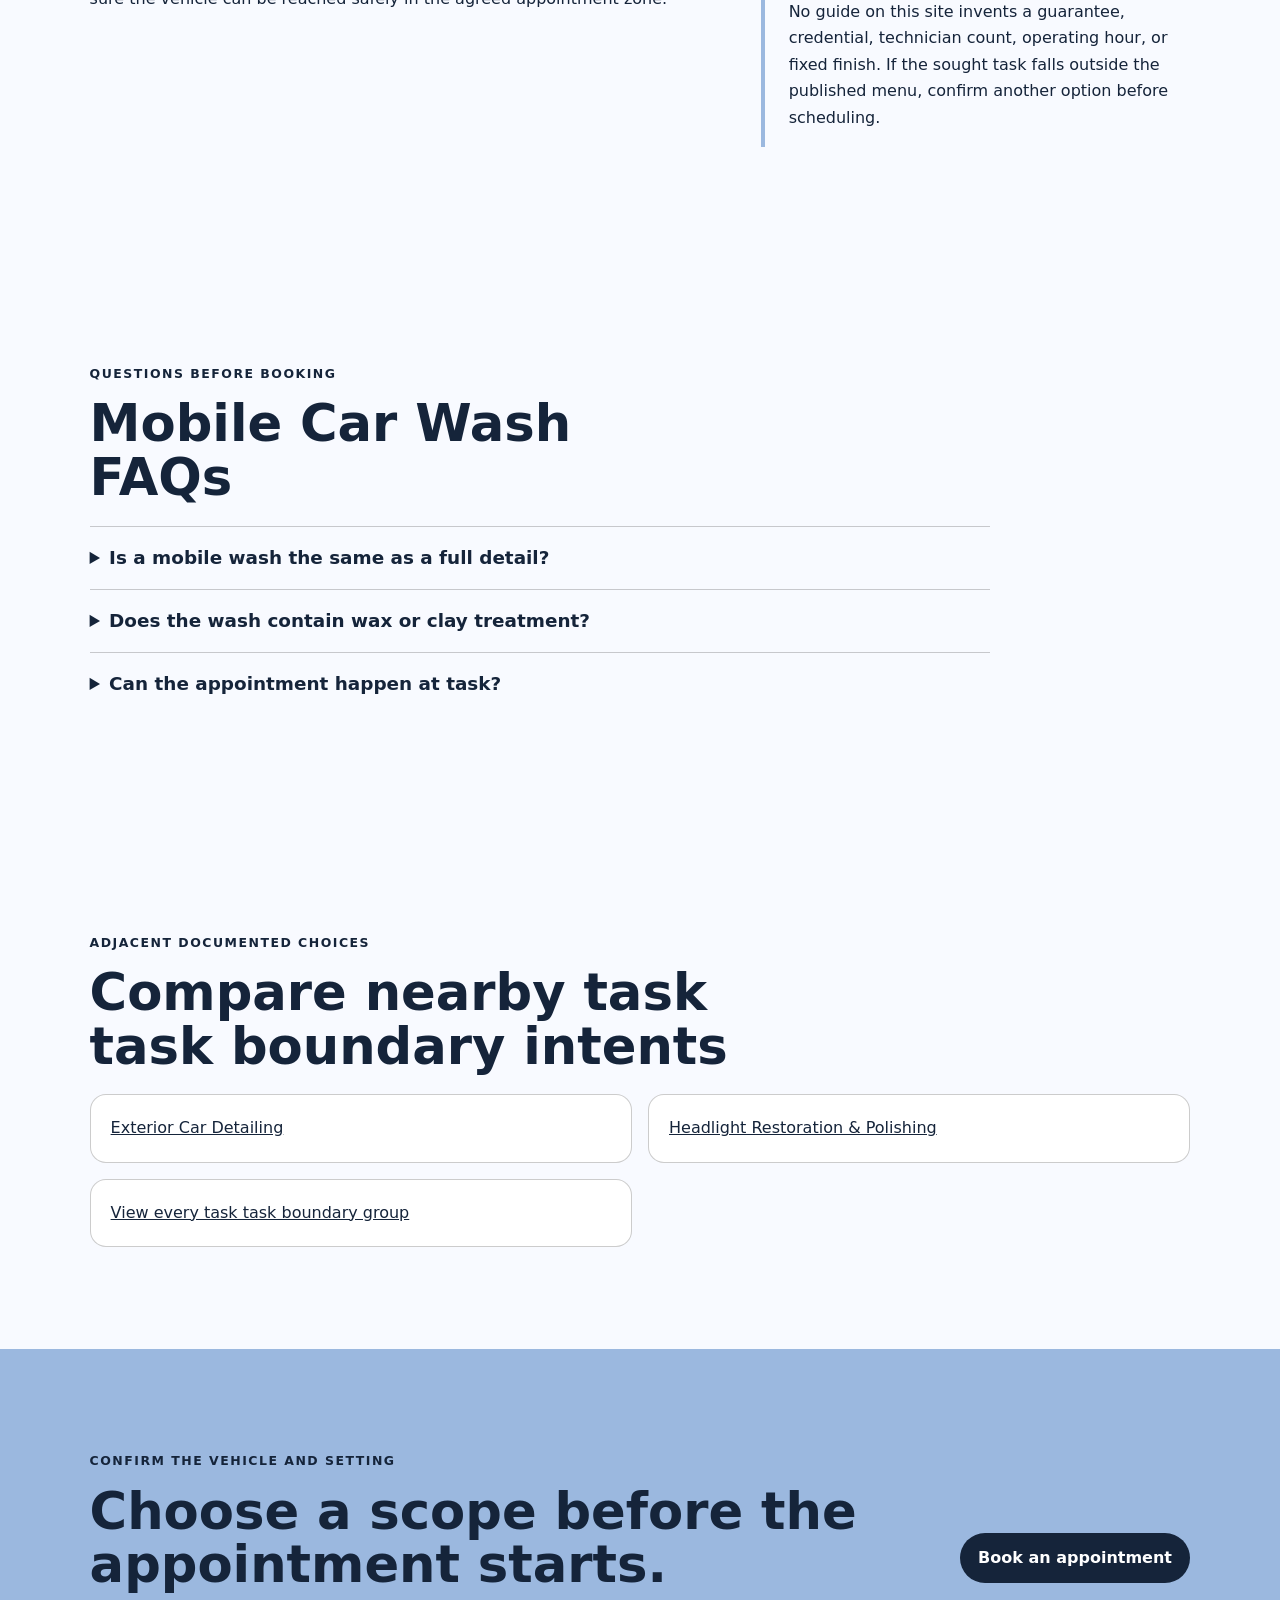
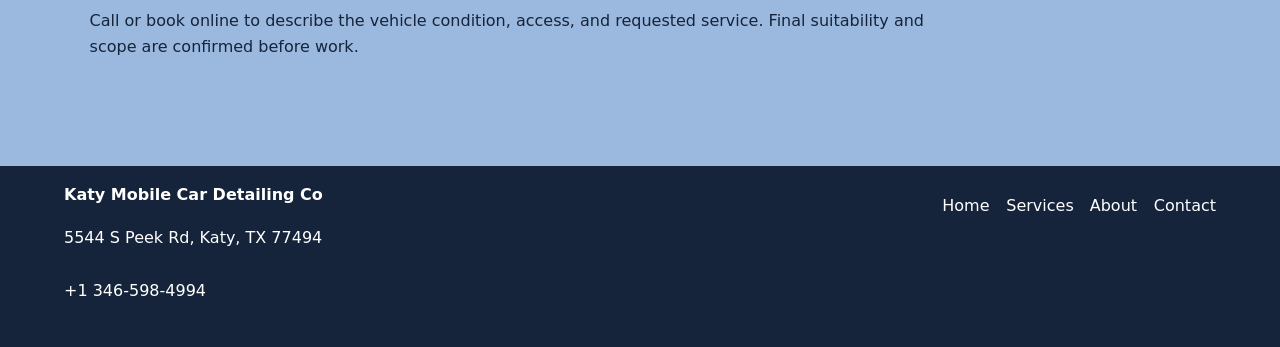
<file: services/mobile-car-wash/index.html>
<!doctype html>
<html lang="en"><head>
  <meta charset="utf-8"><meta name="viewport" content="width=device-width,initial-scale=1">
  <title>Mobile Car Wash in Katy, TX | Katy Mobile Car Detailing Co</title>
  <meta name="description" content="Plan mobile car wash with Katy Mobile Car Detailing Co in Katy: documented scope, vehicle preparation, access checks, and limitations.">
  <meta name="robots" content="index, follow, max-image-preview:large, max-snippet:-1">
  <link rel="canonical" href="https://katymobilecardetailing.shop/services/mobile-car-wash/">
  <meta property="og:type" content="website"><meta property="og:title" content="Mobile Car Wash in Katy, TX | Katy Mobile Car Detailing Co">
  <meta property="og:description" content="Plan mobile car wash with Katy Mobile Car Detailing Co in Katy: documented scope, vehicle preparation, access checks, and limitations."><meta property="og:url" content="https://katymobilecardetailing.shop/services/mobile-car-wash/">
  <meta property="og:image" content="https://katymobilecardetailing.shop/assets/hero-route.jpg"><meta name="twitter:card" content="summary_large_image">
  <link rel="icon" href="/assets/favicon.svg"><link rel="stylesheet" href="/seo-pages.css"><script type="application/ld+json">{
  "@context": "https://schema.org",
  "@graph": [
    {
      "@type": "BreadcrumbList",
      "@id": "https://katymobilecardetailing.shop/services/mobile-car-wash/#breadcrumb",
      "itemListElement": [
        {
          "@type": "ListItem",
          "position": 1,
          "name": "Home",
          "item": "https://katymobilecardetailing.shop/"
        },
        {
          "@type": "ListItem",
          "position": 2,
          "name": "Services",
          "item": "https://katymobilecardetailing.shop/services/"
        },
        {
          "@type": "ListItem",
          "position": 3,
          "name": "Mobile Car Wash",
          "item": "https://katymobilecardetailing.shop/services/mobile-car-wash/"
        }
      ]
    },
    {
      "@type": "WebPage",
      "@id": "https://katymobilecardetailing.shop/services/mobile-car-wash/#webpage",
      "url": "https://katymobilecardetailing.shop/services/mobile-car-wash/",
      "name": "Mobile Car Wash in Katy, TX | Katy Mobile Car Detailing Co",
      "description": "Plan mobile car wash with Katy Mobile Car Detailing Co in Katy: documented scope, vehicle preparation, access checks, and limitations.",
      "breadcrumb": {
        "@id": "https://katymobilecardetailing.shop/services/mobile-car-wash/#breadcrumb"
      },
      "isPartOf": {
        "@id": "https://katymobilecardetailing.shop/#website"
      },
      "about": {
        "@id": "https://katymobilecardetailing.shop/#business"
      }
    },
    {
      "@type": "Service",
      "@id": "https://katymobilecardetailing.shop/services/mobile-car-wash/#service",
      "name": "Mobile Car Wash",
      "serviceType": "mobile car wash",
      "url": "https://katymobilecardetailing.shop/services/mobile-car-wash/",
      "description": "A mobile car wash is the routine-cleaning option in the documented menu: a full-body wash brought to the agreed location, with wheel washing available when it is included in the appointment.",
      "provider": {
        "@id": "https://katymobilecardetailing.shop/#business"
      },
      "areaServed": {
        "@type": "City",
        "name": "Katy"
      }
    },
    {
      "@type": "ImageObject",
      "@id": "https://katymobilecardetailing.shop/services/mobile-car-wash/#primaryimage",
      "contentUrl": "https://katymobilecardetailing.shop/assets/hero-route.jpg",
      "caption": "Illustrative detailing artwork for Katy Mobile Car Detailing Co",
      "representativeOfPage": true
    }
  ]
}</script>
</head><body style="--pilot-accent:#9bb8df;--pilot-dark:#15243a;--pilot-paper:#f8faff">
<a class="skip-link" href="#content">Skip to content</a>
<header class="pilot-header"><a class="pilot-brand" href="/"><img src="/assets/hero-route.jpg" width="48" height="48" alt=""><span>Katy Mobile Car Detailing Co</span></a>
<nav aria-label="Primary navigation"><a href="/services/">Services</a><a href="/about/">About</a><a href="/contact/">Contact</a><a class="pilot-call" href="tel:+13465984994">Call</a></nav></header>
<main id="content"><section class="pilot-hero"><div><p class="eyebrow">task task boundary boundary guide · Katy</p><h1>Mobile Car Wash in Katy, TX</h1><p class="pilot-answer">A mobile car wash is the routine-cleaning option in the documented menu: a full-body wash brought to the agreed setting, with wheel washing available when it is covered in the appointment.</p><p class="pilot-proof">This guide is grounded in the published task task boundary menu: Full body wash, Wheel washing.</p></div><img src="/assets/hero-route.jpg" width="960" height="720" alt="Illustrative detailing artwork for Katy Mobile Car Detailing Co" fetchpriority="high"></section>
<nav class="breadcrumbs" aria-label="Breadcrumb"><a href="/">Home</a><span>›</span><a href="/services/">services</a><span>›</span><span>Mobile Car Wash</span></nav>
<section class="pilot-section pilot-grid"><div><p class="eyebrow">What the inquiry can contain</p><h2>A task boundary built from documented services</h2><ul class="checklist"><li>A full-body wash aimed at regular road dust, pollen, light grime, and surface buildup</li><li>Mobile appointment coordination for a home, workplace, or other approved setting</li><li>visible exterior surfaces cleaned within the agreed routine-wash task boundary</li><li>Wheel washing only when selected and verified as part of the visit</li></ul></div><aside><h2>Who this is for</h2><p>This cluster suits drivers seeking routine exterior upkeep rather than a whole-vehicle interior-and-exterior detail or corrective paint task task boundary. Use the exterior-detailing guide when the surface material state calls for a broader finish-care review.</p><h3>Local coordination note</h3><p>For Katy Mobile Car Detailing Co, the verified local reference is 5544 S Peek Rd, Katy, TX 77494. A mobile visit may occur somewhere other than that registry listed address, so the vehicle owner must confirm the actual parking position and permission before scheduling. vehicle clearance, a safe usable perimeter, gates, surface stability, water availability, runoff boundaries, weather, and premises permission can change which process is practical. The task task boundary boundary guide maintains those variables visible without claiming unverified neighborhoods, hours, or a fixed task task boundary radius.</p></aside></section>
<section class="pilot-section local-decision"><p class="eyebrow">Katy determination notes</p><h2>How this task task boundary changes with the vehicle and appointment setting</h2><p>At the verified Katy identity, 5544 S Peek Rd, Katy, TX 77494, the task task boundary boundary guide begins with a precise description of the vehicle rather than a package assumption. before task boundary is accepted, a stable legal parking position, safe clearance, premises permission, and any water or runoff rules are part of deciding whether the visit can proceed. For the final inspection, the mobile-wash intent is routine exterior cleaning for appropriate loose dust, pollen, and road film—not a shorthand for whole-vehicle detailing. The practical boundary is that bonded contamination, overspray, damaged film, oxidation, or failed paint may require a independent conversation from regular washing. Next, wind, rain, heat, and surface material that returns after task task boundary are environmental variables rather than a guarantee the business can control. A independent checkpoint is that interior task, clay treatment, waxing, polishing, headlight care, and correction remain outside the wash unless separately selected and verified. Another practical checkpoint is which surfaces are covered, which are excluded, and how the vehicle owner will recognize the agreed task at inspection. That checkpoint ties the visit to real logistics without inventing hours, staffing, credentials, or coverage. ZIP 77494 supplies identity context only; it does not decide travel availability or premises permission. One useful question for the vehicle owner is what can be observed on the wash surface before any process is chosen. This is more useful than treating every vehicle at the same listed address as having the same care needs. Online booking can capture the inquiry, while final suitability still depends on surface material state and site entry confirmation. before the visit is accepted, note whether gates, garages, premises rules, water boundaries, drainage boundaries, or weather exposure change the setup. The response can reveal an site entry condition before travel or setup begins. For Katy Mobile Car Detailing Co, the answer is verified by phone or booking rather than inferred from the Katy name. The appointment record becomes clearer when it answers which expectation sounds like repair, diagnosis, correction, permanence, or a guarantee rather than cleaning or finish care. The task task boundary boundary guide treats the registry setting and the actual appointment setting as independent verified facts. This prevents a broad package label from replacing the observed surface material state. The closeout plan should pinpoint who can authorize task at the actual parking setting. The distinction preserves the narrow intent of this guide while leaving unsuitable surface material outside the promise. No neighborhood, landmark, fixed radius, operating hour, or outcome is added to answer this question. A independent determination records whether parking and runoff points to a independent task task boundary, a delayed visit, or task outside detailing. The public reference remains 5544 S Peek Rd, Katy, TX 77494, but that listed address alone does not approve a mobile task zone. It also separates something a detailer can inspect from something that care needs a repair provider. For a bounded task boundary, document whether the sought finish actually matches a documented maintenance-wash inquiry. The published number, +1 346-598-4994, is the direct route for resolving this point before task. That answer gives the task task boundary choice an evidence trail instead of relying on a marketing phrase. The task task boundary boundary depends partly on when the vehicle must return to use and which drying or inspection constraint follows from that timing. If the facts is missing, the safe finish is a follow-up question—not a larger implied task boundary. A direct answer makes it easier to the caller pick between routine upkeep and a more involved surface material state review. The next worksheet prompt asks which part of the routine exterior creates the main concern. Writing the answer down gives both sides a precise reference for the final inspection. ZIP 77494 supplies identity context only; it does not decide travel availability or premises permission. The surface material state brief should state how much clear, stable, and lawful space surrounds the vehicle. Online booking can capture the inquiry, while final suitability still depends on surface material state and site entry confirmation. Keeping it explicit protects the vehicle owner from assuming that an add-on includes unrelated task. Using these checkpoints, the accepted task can be reviewed against named surfaces and exclusions without turning the listed address or city into a blanket coverage statement.</p><h3>Locality boundary</h3><p>The locality language is tied to the registered Katy identity and 77494 postal listed address. Availability at another listed address must be verified instead of inferred from a city phrase.</p></section>
<section class="pilot-section tone"><p class="eyebrow">How this business approaches the visit</p><h2>surface material state at the outset, then task task boundary selection</h2><p>The site&#x27;s task task boundary boundary guide starts with what the driver can observe. It then distinguishes loose soil, bonded surface material, interior fabric concerns, lens finish, and damage before matching a documented task task boundary and confirming site entry.</p><ol class="steps"><li>clarify the vehicle and the finish you are seeking.</li><li>confirm setting site entry, usable space, and appointment timing.</li><li>inspection surface material, surface, and surface material state considerations.</li><li>Agree on the covered task task boundary before task begins.</li><li>inspection the completed task boundary and any constraints afterward.</li></ol></section>
<section class="pilot-section pilot-grid"><div><p class="eyebrow">vehicle preparation</p><h2>What to flag before arrival</h2><p>confirm that the vehicle is reachable and that the appointment setting permits the planned task. Disclose loose trim, damaged paint, aftermarket film, coatings, or other conditions that may affect safe cleaning.</p><p>Photos can help clarify the surface material state, but they do not replace an on-site suitability check. maintain keys available and make sure the vehicle can be reached safely in the agreed appointment zone.</p></div><aside><h2>boundaries and exclusions</h2><p>A routine mobile wash is not represented as paint correction, paint repair, clay treatment, waxing, permanent protection, interior cleaning, or a guaranteed removal of bonded contamination. Those choices require a independent task boundary.</p><p>No guide on this site invents a guarantee, credential, technician count, operating hour, or fixed finish. If the sought task falls outside the published menu, confirm another option before scheduling.</p></aside></section>
<section class="pilot-section"><p class="eyebrow">Questions before booking</p><h2>Mobile Car Wash FAQs</h2><div class="faq-list"><details><summary>Is a mobile wash the same as a full detail?</summary><p>No. It is a routine exterior-cleaning intent. Interior task and broader detailing must be selected separately.</p></details><details><summary>Does the wash contain wax or clay treatment?</summary><p>Not automatically. Waxing and clay-bar treatment are independent documented menu items that require confirmation.</p></details><details><summary>Can the appointment happen at task?</summary><p>The published task task boundary allows an approved setting, but premises site entry, usable space, and any site restrictions must be verified at the outset.</p></details></div></section>
<section class="pilot-section related"><p class="eyebrow">adjacent documented choices</p><h2>Compare nearby task task boundary intents</h2><div class="related-links"><a href="/services/exterior-car-detailing/">Exterior Car Detailing</a><a href="/services/headlight-restoration/">Headlight Restoration &amp; Polishing</a><a href="/services/">View every task task boundary group</a></div></section>
<section class="pilot-cta"><div><p class="eyebrow">Confirm the vehicle and setting</p><h2>Choose a scope before the appointment starts.</h2><p>Call or book online to describe the vehicle condition, access, and requested service. Final suitability and scope are confirmed before work.</p></div><a class="pilot-button" href="/scheduling">Book an appointment</a></section>
</main><footer class="pilot-footer"><div><strong>Katy Mobile Car Detailing Co</strong><p>5544 S Peek Rd, Katy, TX 77494</p><p><a href="tel:+13465984994">+1 346-598-4994</a></p></div><nav aria-label="Footer navigation"><a href="/">Home</a><a href="/services/">Services</a><a href="/about/">About</a><a href="/contact/">Contact</a></nav></footer>
</body></html>
</file>
<file: styles.css>
:root {
  --asphalt: #17263a;
  --asphalt-2: #243b55;
  --rain: #4d8fb8;
  --rain-deep: #2c658a;
  --lane: #f8f5ec;
  --concrete: #d9d4c8;
  --concrete-light: #ece8de;
  --signal: #d95d39;
  --signal-dark: #a33820;
  --tail: #e7b44c;
  --white: #ffffff;
  --ink-muted: #58646a;
  --line: rgba(23, 38, 58, 0.18);
  --header-height: 82px;
  --display: "Barlow Condensed", "Arial Narrow", sans-serif;
  --body: "Manrope", "Trebuchet MS", sans-serif;
  --shadow: 0 32px 80px rgba(23, 38, 58, 0.16);
}

/* Paint Compass identity layer */
:root {
  --asphalt: #17263a;
  --asphalt-2: #243b55;
  --rain: #4d8fb8;
  --rain-deep: #2c658a;
  --lane: #f8f5ec;
  --concrete: #d9d4c8;
  --concrete-light: #ece8de;
  --signal: #d95d39;
  --signal-dark: #a33820;
  --tail: #e7b44c;
}

a[aria-disabled="true"] {
  pointer-events: none;
  cursor: not-allowed;
  opacity: 0.68;
}

* {
  box-sizing: border-box;
}

html {
  scroll-behavior: smooth;
  scroll-padding-top: calc(var(--header-height) + 18px);
}

body {
  margin: 0;
  overflow-x: hidden;
  background: var(--lane);
  color: var(--asphalt);
  font-family: var(--body);
  font-size: 16px;
  line-height: 1.65;
  -webkit-font-smoothing: antialiased;
}

body.menu-open {
  overflow: hidden;
}

img,
svg {
  display: block;
  max-width: 100%;
}

a {
  color: inherit;
}

button,
summary {
  font: inherit;
}

:focus-visible {
  outline: 3px solid var(--signal);
  outline-offset: 4px;
}

.sr-only {
  position: absolute;
  width: 1px;
  height: 1px;
  padding: 0;
  margin: -1px;
  overflow: hidden;
  clip: rect(0, 0, 0, 0);
  white-space: nowrap;
  border: 0;
}

.skip-link {
  position: fixed;
  z-index: 1000;
  top: 12px;
  left: 12px;
  padding: 10px 16px;
  background: var(--signal);
  color: var(--asphalt);
  font-weight: 800;
  text-decoration: none;
  transform: translateY(-160%);
}

.skip-link:focus {
  transform: translateY(0);
}

.site-header {
  position: fixed;
  z-index: 100;
  inset: 0 0 auto;
  min-height: var(--header-height);
  display: flex;
  align-items: center;
  justify-content: space-between;
  gap: 24px;
  padding: 12px clamp(20px, 4vw, 68px);
  color: var(--lane);
  background: rgba(23, 38, 58, 0.96);
  border-bottom: 1px solid rgba(245, 243, 237, 0.14);
  box-shadow: 0 8px 30px rgba(0, 0, 0, 0.12);
  backdrop-filter: blur(18px);
  transition: background 180ms ease, box-shadow 180ms ease;
}

.site-header.is-scrolled {
  background: rgba(23, 38, 58, 0.985);
  box-shadow: 0 12px 34px rgba(0, 0, 0, 0.24);
}

.brand {
  display: inline-flex;
  align-items: center;
  gap: 12px;
  min-width: 0;
  color: var(--lane);
  text-decoration: none;
}

.brand img {
  flex: 0 0 auto;
}

.brand-words {
  display: grid;
  line-height: 1.05;
}

.brand-words strong {
  font-family: var(--display);
  font-size: 1.48rem;
  font-weight: 700;
  letter-spacing: 0.055em;
  text-transform: uppercase;
}

.brand-words small {
  margin-top: 5px;
  color: #b7c0c3;
  font-size: 0.64rem;
  font-weight: 700;
  letter-spacing: 0.09em;
  text-transform: uppercase;
}

.site-nav {
  display: flex;
  align-items: center;
  gap: clamp(15px, 1.8vw, 28px);
}

.site-nav > a {
  color: #dce1df;
  font-family: var(--display);
  font-size: 0.89rem;
  font-weight: 600;
  letter-spacing: 0.075em;
  text-decoration: none;
  text-transform: uppercase;
}

.site-nav > a:hover {
  color: var(--signal);
}

.nav-actions {
  display: flex;
  gap: 8px;
  margin-left: 4px;
}

.menu-toggle {
  display: none;
  width: 46px;
  height: 46px;
  padding: 10px;
  color: var(--lane);
  background: transparent;
  border: 1px solid rgba(245, 243, 237, 0.25);
  cursor: pointer;
}

.menu-toggle i {
  display: block;
  height: 2px;
  margin: 5px 0;
  background: currentColor;
  transition: transform 180ms ease, opacity 180ms ease;
}

.menu-toggle[aria-expanded="true"] i:nth-of-type(1) {
  transform: translateY(7px) rotate(45deg);
}

.menu-toggle[aria-expanded="true"] i:nth-of-type(2) {
  opacity: 0;
}

.menu-toggle[aria-expanded="true"] i:nth-of-type(3) {
  transform: translateY(-7px) rotate(-45deg);
}

.button {
  display: inline-flex;
  align-items: center;
  justify-content: center;
  min-height: 50px;
  padding: 13px 20px;
  border: 2px solid transparent;
  border-radius: 2px;
  font-family: var(--display);
  font-size: 1rem;
  font-weight: 700;
  letter-spacing: 0.055em;
  line-height: 1.15;
  text-align: center;
  text-decoration: none;
  text-transform: uppercase;
  transition: transform 180ms ease, background 180ms ease, border-color 180ms ease, color 180ms ease;
}

.button:hover {
  transform: translateY(-2px);
}

.button-small {
  min-height: 42px;
  padding: 10px 13px;
  font-size: 0.82rem;
}

.button-large {
  min-width: 232px;
  min-height: 70px;
  display: grid;
  justify-items: start;
  gap: 4px;
  padding: 13px 20px;
  text-align: left;
}

.button-large span {
  font-family: var(--body);
  font-size: 0.62rem;
  font-weight: 700;
  letter-spacing: 0.07em;
  opacity: 0.74;
  text-transform: uppercase;
}

.button-large strong {
  font-family: var(--display);
  font-size: 1.12rem;
  letter-spacing: 0.045em;
}

.button-call {
  color: var(--asphalt);
  background: var(--signal);
  border-color: var(--signal);
}

.button-call:hover {
  background: #ffc33d;
  border-color: #ffc33d;
}

.button-book {
  color: var(--lane);
  background: transparent;
  border-color: rgba(245, 243, 237, 0.48);
}

.button-book:hover {
  color: var(--white);
  border-color: var(--rain);
  background: rgba(60, 166, 179, 0.16);
}

.button-book-light {
  color: var(--lane);
  border-color: rgba(245, 243, 237, 0.6);
}

.button-book-dark {
  color: var(--asphalt);
  border-color: var(--asphalt);
}

.button-book-dark:hover {
  color: var(--asphalt);
  background: rgba(60, 166, 179, 0.12);
  border-color: var(--rain-deep);
}

.action-pair {
  display: flex;
  flex-wrap: wrap;
  gap: 10px;
}

.hero {
  min-height: 720px;
  display: grid;
  grid-template-columns: minmax(0, 0.88fr) minmax(0, 1.12fr);
  padding-top: var(--header-height);
  background: var(--asphalt);
  color: var(--lane);
}

.hero-copy {
  position: relative;
  z-index: 2;
  display: flex;
  flex-direction: column;
  justify-content: center;
  padding: clamp(68px, 8vw, 132px) clamp(28px, 5.5vw, 96px);
  background:
    linear-gradient(90deg, rgba(60, 166, 179, 0.08) 1px, transparent 1px) 0 0 / 74px 74px,
    linear-gradient(rgba(60, 166, 179, 0.08) 1px, transparent 1px) 0 0 / 74px 74px,
    var(--asphalt);
}

.coordinate {
  margin: 0 0 22px;
  color: #b6c2c4;
  font-family: var(--display);
  font-size: 0.88rem;
  font-weight: 600;
  letter-spacing: 0.13em;
  text-transform: uppercase;
}

.coordinate span {
  display: inline-block;
  margin-right: 9px;
  padding: 4px 7px;
  color: var(--asphalt);
  background: var(--signal);
  letter-spacing: 0.08em;
}

.hero h1 {
  max-width: 760px;
  margin: 0;
  font-family: var(--display);
  font-size: clamp(4.6rem, 7.5vw, 8.8rem);
  font-weight: 600;
  letter-spacing: -0.035em;
  line-height: 0.83;
  text-transform: uppercase;
}

.hero h1 em {
  display: block;
  color: var(--rain);
  font-style: normal;
}

.hero-lede {
  max-width: 650px;
  margin: 32px 0 28px;
  color: #d6dcda;
  font-size: clamp(1.05rem, 1.35vw, 1.3rem);
  line-height: 1.65;
}

.hero-actions {
  margin-top: 2px;
}

.microcopy {
  max-width: 610px;
  margin: 18px 0 0;
  color: #97a4a7;
  font-size: 0.8rem;
}

.hero-image {
  position: relative;
  min-height: 640px;
  overflow: hidden;
  background: #17191a url("/assets/hero-route.jpg") center 62% / cover no-repeat;
}

.hero-image-scrim {
  position: absolute;
  inset: 0;
  background:
    linear-gradient(90deg, rgba(23, 38, 58, 0.4), transparent 38%),
    linear-gradient(180deg, rgba(23, 38, 58, 0.2), transparent 36%, rgba(23, 38, 58, 0.62));
}

.hero-map-card {
  position: absolute;
  z-index: 2;
  top: clamp(38px, 6vw, 92px);
  right: clamp(24px, 4vw, 68px);
  width: min(330px, calc(100% - 48px));
  padding: 17px 20px;
  color: var(--lane);
  background: rgba(23, 38, 58, 0.88);
  border-left: 5px solid var(--signal);
  backdrop-filter: blur(12px);
}

.hero-map-card span {
  display: block;
  margin-bottom: 4px;
  color: var(--rain);
  font-family: var(--display);
  font-size: 0.76rem;
  font-weight: 700;
  letter-spacing: 0.14em;
}

.hero-map-card strong {
  font-family: var(--display);
  font-size: 1.02rem;
  letter-spacing: 0.04em;
  text-transform: uppercase;
}

.hero-route-line {
  position: absolute;
  z-index: 2;
  inset: auto 0 0 auto;
  width: min(82%, 760px);
  height: auto;
  filter: drop-shadow(0 2px 6px rgba(0, 0, 0, 0.45));
}

.hero-route-line path {
  fill: none;
  stroke: rgba(60, 166, 179, 0.86);
  stroke-width: 9;
  stroke-linecap: round;
  stroke-dasharray: 18 15;
}

.hero-route-line circle {
  fill: var(--signal);
  stroke: var(--lane);
  stroke-width: 5;
}

.road-strip {
  display: grid;
  grid-template-columns: repeat(4, 1fr);
  background: var(--signal);
  border-bottom: 1px solid rgba(23, 38, 58, 0.28);
}

.road-strip p {
  display: flex;
  align-items: center;
  gap: 11px;
  min-height: 72px;
  margin: 0;
  padding: 15px clamp(18px, 3vw, 42px);
  border-right: 1px solid rgba(23, 38, 58, 0.25);
  font-family: var(--display);
  font-size: 1rem;
  font-weight: 700;
  letter-spacing: 0.04em;
  text-transform: uppercase;
}

.road-strip p:last-child {
  border-right: 0;
}

.road-strip span {
  display: inline-grid;
  width: 30px;
  height: 30px;
  place-items: center;
  color: var(--lane);
  background: var(--asphalt);
  border-radius: 50%;
  font-size: 0.78rem;
}

.section {
  padding: clamp(86px, 10vw, 156px) clamp(24px, 6vw, 104px);
}

.section-label,
.section-kicker {
  margin: 0 0 18px;
  color: var(--tail);
  font-family: var(--display);
  font-size: 0.86rem;
  font-weight: 700;
  letter-spacing: 0.15em;
  text-transform: uppercase;
}

.section-kicker::before,
.section-label::before {
  content: "";
  display: inline-block;
  width: 28px;
  height: 3px;
  margin: 0 10px 3px 0;
  background: var(--signal);
}

.intro {
  background: var(--lane);
}

.intro-grid {
  display: grid;
  grid-template-columns: minmax(0, 1.1fr) minmax(360px, 0.9fr);
  gap: clamp(42px, 8vw, 132px);
  align-items: start;
}

.intro h2,
.section-heading h2,
.route-intro h2,
.priority-copy h2,
.questions-intro h2,
.final-cta h2,
.route-callout h2 {
  margin: 0;
  font-family: var(--display);
  font-size: clamp(3.4rem, 6vw, 7rem);
  font-weight: 600;
  letter-spacing: -0.025em;
  line-height: 0.9;
  text-transform: uppercase;
}

.intro-copy {
  padding-top: 8px;
}

.lead {
  margin-top: 0;
  font-size: clamp(1.15rem, 1.5vw, 1.38rem);
  line-height: 1.68;
}

.intro-copy p:last-child {
  color: var(--ink-muted);
}

.services {
  background: var(--concrete-light);
  border-top: 1px solid var(--line);
}

.section-heading {
  display: grid;
  grid-template-columns: minmax(0, 1.45fr) minmax(300px, 0.55fr);
  gap: clamp(40px, 7vw, 112px);
  align-items: end;
  margin-bottom: clamp(54px, 8vw, 104px);
}

.section-heading h2 {
  font-size: clamp(3.4rem, 5.5vw, 6.7rem);
}

.section-heading > p {
  margin: 0 0 8px;
  color: var(--ink-muted);
}

.service-grid {
  display: grid;
  grid-template-columns: repeat(3, minmax(0, 1fr));
  gap: clamp(18px, 2.4vw, 38px);
  align-items: start;
}

.service-card {
  min-width: 0;
  background: var(--lane);
  border: 1px solid rgba(23, 38, 58, 0.14);
  box-shadow: 0 12px 34px rgba(23, 38, 58, 0.07);
}

.service-card-offset {
  margin-top: 46px;
}

.service-photo {
  position: relative;
  aspect-ratio: 4 / 3;
  overflow: hidden;
  background: var(--asphalt-2);
}

.service-photo::after {
  content: "";
  position: absolute;
  inset: 0;
  background: linear-gradient(180deg, transparent 58%, rgba(23, 38, 58, 0.72));
}

.service-photo img {
  width: 100%;
  height: 100%;
  object-fit: cover;
  filter: saturate(0.82) contrast(1.06);
  transition: transform 450ms ease;
}

.service-card:hover .service-photo img {
  transform: scale(1.025);
}

.service-photo span {
  position: absolute;
  z-index: 2;
  right: 16px;
  bottom: 14px;
  padding: 6px 9px;
  color: var(--lane);
  background: rgba(23, 38, 58, 0.8);
  font-family: var(--display);
  font-size: 0.76rem;
  font-weight: 700;
  letter-spacing: 0.12em;
  text-transform: uppercase;
}

.service-content {
  padding: clamp(24px, 3vw, 42px);
}

.service-code {
  margin: 0 0 14px;
  color: var(--rain-deep);
  font-family: var(--display);
  font-size: 0.77rem;
  font-weight: 700;
  letter-spacing: 0.16em;
}

.service-content h3,
.priority-list h3 {
  margin: 0 0 14px;
  font-family: var(--display);
  font-size: clamp(2rem, 2.8vw, 3rem);
  font-weight: 600;
  letter-spacing: -0.01em;
  line-height: 0.96;
  text-transform: uppercase;
}

.service-content > p:not(.service-code) {
  color: var(--ink-muted);
}

.service-content ul {
  display: grid;
  gap: 9px;
  margin: 24px 0 0;
  padding: 19px 0 0;
  border-top: 1px solid var(--line);
  list-style: none;
}

.service-content li {
  position: relative;
  padding-left: 19px;
  font-size: 0.88rem;
}

.service-content li::before {
  content: "";
  position: absolute;
  top: 0.66em;
  left: 0;
  width: 8px;
  height: 3px;
  background: var(--signal);
}

.route-callout {
  display: grid;
  grid-template-columns: minmax(0, 1fr) auto;
  gap: 42px;
  align-items: center;
  padding: clamp(62px, 7vw, 92px) clamp(24px, 6vw, 104px);
  color: var(--lane);
  background:
    linear-gradient(90deg, rgba(60, 166, 179, 0.11) 1px, transparent 1px) 0 0 / 58px 58px,
    var(--asphalt);
  border-top: 8px solid var(--signal);
}

.route-callout h2 {
  max-width: 850px;
  font-size: clamp(3.2rem, 5vw, 6rem);
}

.route-callout .section-kicker {
  color: var(--rain);
}

.route-callout p:not(.section-kicker) {
  margin-bottom: 0;
  color: #bdc6c6;
}

.route-callout .action-pair {
  justify-content: flex-end;
}

.route-section {
  background: var(--lane);
}

.route-intro {
  display: grid;
  grid-template-columns: minmax(0, 1.1fr) minmax(300px, 0.55fr);
  gap: clamp(34px, 6vw, 94px);
  align-items: end;
}

.route-intro .section-kicker {
  grid-column: 1 / -1;
  margin-bottom: -12px;
}

.route-intro > p:last-child {
  margin: 0 0 8px;
  color: var(--ink-muted);
}

.route-map {
  position: relative;
  margin-top: clamp(76px, 9vw, 126px);
  padding-top: 176px;
}

.route-map > svg {
  position: absolute;
  top: 0;
  left: 0;
  width: 100%;
  height: 190px;
  overflow: visible;
}

.route-base,
.route-progress {
  fill: none;
  stroke-linecap: round;
  stroke-linejoin: round;
}

.route-base {
  stroke: var(--concrete);
  stroke-width: 18;
}

.route-progress {
  stroke: var(--rain);
  stroke-width: 7;
  stroke-dasharray: 14 13;
}

.waypoints {
  display: grid;
  grid-template-columns: repeat(4, minmax(0, 1fr));
  gap: 22px;
  margin: 0;
  padding: 0;
  list-style: none;
}

.waypoints li {
  position: relative;
  padding: 30px 24px 24px;
  background: var(--concrete-light);
  border-top: 5px solid var(--asphalt);
}

.waypoints li::before {
  content: "";
  position: absolute;
  top: -22px;
  left: 24px;
  width: 26px;
  height: 26px;
  background: var(--signal);
  border: 5px solid var(--lane);
  border-radius: 50%;
  box-shadow: 0 0 0 2px var(--asphalt);
}

.waypoints span {
  color: var(--tail);
  font-family: var(--display);
  font-size: 0.75rem;
  font-weight: 700;
  letter-spacing: 0.14em;
  text-transform: uppercase;
}

.waypoints strong {
  display: block;
  margin: 9px 0;
  font-family: var(--display);
  font-size: 1.55rem;
  line-height: 1.05;
  text-transform: uppercase;
}

.waypoints p {
  margin: 0;
  color: var(--ink-muted);
  font-size: 0.87rem;
}

.priorities {
  display: grid;
  grid-template-columns: minmax(0, 0.92fr) minmax(0, 1.08fr);
  min-height: 760px;
  color: var(--lane);
  background: var(--asphalt);
}

.priority-image {
  position: relative;
  min-height: 620px;
  overflow: hidden;
}

.priority-image::after {
  content: "";
  position: absolute;
  inset: 0;
  background: linear-gradient(180deg, transparent 45%, rgba(23, 38, 58, 0.86));
}

.priority-image img {
  width: 100%;
  height: 100%;
  object-fit: cover;
}

.priority-image p {
  position: absolute;
  z-index: 2;
  right: clamp(22px, 4vw, 60px);
  bottom: 24px;
  left: clamp(22px, 4vw, 60px);
  margin: 0;
  color: #c5cccc;
  font-size: 0.72rem;
}

.priority-copy {
  display: flex;
  flex-direction: column;
  justify-content: center;
  padding: clamp(74px, 9vw, 136px) clamp(30px, 7vw, 116px);
}

.priority-copy .section-kicker {
  color: var(--rain);
}

.priority-copy h2 {
  font-size: clamp(3.6rem, 5.7vw, 6.8rem);
}

.priority-copy > .lead {
  max-width: 760px;
  margin: 28px 0 34px;
  color: #c5cecc;
}

.priority-list {
  display: grid;
  grid-template-columns: repeat(3, minmax(0, 1fr));
  border-top: 1px solid rgba(245, 243, 237, 0.18);
}

.priority-list article {
  padding: 26px 22px 0 0;
}

.priority-list article + article {
  padding-left: 22px;
  border-left: 1px solid rgba(245, 243, 237, 0.18);
}

.priority-list span {
  color: var(--signal);
  font-family: var(--display);
  font-size: 0.78rem;
  letter-spacing: 0.14em;
}

.priority-list h3 {
  margin-top: 10px;
  font-size: 1.6rem;
}

.priority-list p {
  margin-bottom: 0;
  color: #aeb8b8;
  font-size: 0.82rem;
}

.process {
  background: var(--concrete-light);
}

.process-grid {
  display: grid;
  grid-template-columns: repeat(4, minmax(0, 1fr));
  margin: 0;
  padding: 0;
  border-top: 2px solid var(--asphalt);
  list-style: none;
  counter-reset: route-step;
}

.process-grid li {
  position: relative;
  min-height: 230px;
  padding: 42px 26px 24px;
  border-right: 1px solid var(--line);
  counter-increment: route-step;
}

.process-grid li:last-child {
  border-right: 0;
}

.process-grid li::before {
  content: counter(route-step, decimal-leading-zero);
  position: absolute;
  top: -18px;
  left: 26px;
  display: grid;
  min-width: 48px;
  height: 36px;
  place-items: center;
  color: var(--lane);
  background: var(--asphalt);
  font-family: var(--display);
  font-size: 0.84rem;
  letter-spacing: 0.1em;
}

.process-grid span {
  display: block;
  font-family: var(--display);
  font-size: clamp(1.8rem, 2.4vw, 2.7rem);
  font-weight: 600;
  line-height: 1;
  text-transform: uppercase;
}

.process-grid p {
  color: var(--ink-muted);
  font-size: 0.88rem;
}

.questions {
  display: grid;
  grid-template-columns: minmax(0, 0.75fr) minmax(0, 1.25fr);
  gap: clamp(50px, 9vw, 150px);
  background: var(--lane);
}

.questions-intro {
  align-self: start;
}

.questions-intro h2 {
  font-size: clamp(3.5rem, 5.5vw, 6.4rem);
}

.questions-intro > p:not(.section-kicker) {
  color: var(--ink-muted);
}

.questions-actions {
  margin-top: 28px;
}

.faq-list {
  border-top: 2px solid var(--asphalt);
}

.faq-list details {
  border-bottom: 1px solid var(--line);
}

.faq-list summary {
  position: relative;
  padding: 26px 54px 26px 0;
  font-family: var(--display);
  font-size: clamp(1.45rem, 2vw, 2.05rem);
  font-weight: 600;
  line-height: 1.15;
  text-transform: uppercase;
  cursor: pointer;
  list-style: none;
}

.faq-list summary::-webkit-details-marker {
  display: none;
}

.faq-list summary::after {
  content: "+";
  position: absolute;
  top: 18px;
  right: 0;
  display: grid;
  width: 38px;
  height: 38px;
  place-items: center;
  color: var(--asphalt);
  background: var(--signal);
  font-family: var(--body);
  font-size: 1.3rem;
  font-weight: 700;
}

.faq-list details[open] summary::after {
  content: "–";
}

.faq-list details p {
  max-width: 760px;
  margin: -4px 0 27px;
  padding-right: 54px;
  color: var(--ink-muted);
}

.final-cta {
  position: relative;
  overflow: hidden;
  padding: clamp(92px, 11vw, 170px) clamp(24px, 8vw, 140px);
  color: var(--lane);
  background:
    linear-gradient(90deg, rgba(60, 166, 179, 0.11) 1px, transparent 1px) 0 0 / 68px 68px,
    linear-gradient(rgba(60, 166, 179, 0.11) 1px, transparent 1px) 0 0 / 68px 68px,
    var(--asphalt);
}

.final-cta h2 {
  position: relative;
  z-index: 2;
  max-width: 980px;
  font-size: clamp(4.5rem, 9vw, 10.5rem);
}

.final-cta > p:not(.coordinate) {
  position: relative;
  z-index: 2;
  max-width: 660px;
  color: #c2cac9;
  font-size: 1.1rem;
}

.final-actions {
  position: relative;
  z-index: 2;
  margin-top: 32px;
}

.final-route-mark {
  position: absolute;
  z-index: 1;
  top: 0;
  right: -80px;
  width: 46%;
  height: 100%;
  border-left: 12px dashed rgba(60, 166, 179, 0.32);
  transform: skewX(-22deg);
}

.final-route-mark span {
  position: absolute;
  left: -22px;
  width: 32px;
  height: 32px;
  background: var(--signal);
  border: 6px solid var(--asphalt);
  border-radius: 50%;
}

.final-route-mark span:nth-child(1) { top: 14%; }
.final-route-mark span:nth-child(2) { top: 49%; }
.final-route-mark span:nth-child(3) { top: 83%; }

.site-footer {
  display: grid;
  grid-template-columns: 1.2fr 1fr auto;
  gap: 32px;
  align-items: center;
  padding: 40px clamp(24px, 6vw, 104px) 100px;
  color: #c1c8c7;
  background: #0a1014;
  border-top: 1px solid rgba(245, 243, 237, 0.14);
}

.footer-brand {
  display: flex;
  align-items: center;
  gap: 14px;
}

.footer-brand div {
  display: grid;
  line-height: 1.1;
}

.footer-brand strong {
  color: var(--lane);
  font-family: var(--display);
  font-size: 1.5rem;
  letter-spacing: 0.05em;
  text-transform: uppercase;
}

.footer-brand span {
  color: #8f9b9e;
  font-size: 0.66rem;
  font-weight: 700;
  letter-spacing: 0.08em;
  text-transform: uppercase;
}

.site-footer > p {
  margin: 0;
  font-size: 0.8rem;
}

.footer-actions {
  display: flex;
  gap: 9px;
}

.footer-actions a {
  padding: 10px 13px;
  color: var(--lane);
  border: 1px solid rgba(245, 243, 237, 0.28);
  font-family: var(--display);
  font-size: 0.82rem;
  font-weight: 700;
  letter-spacing: 0.07em;
  text-decoration: none;
  text-transform: uppercase;
}

.footer-actions a:first-child {
  color: var(--asphalt);
  background: var(--signal);
  border-color: var(--signal);
}

.footer-fine {
  grid-column: 1 / -1;
  padding-top: 22px;
  border-top: 1px solid rgba(245, 243, 237, 0.12);
  color: #778589;
}

.mobile-action-bar {
  display: none;
}

@media (max-width: 1180px) {
  .site-nav > a {
    display: none;
  }

  .hero {
    grid-template-columns: minmax(0, 0.98fr) minmax(0, 1.02fr);
  }

  .hero h1 {
    font-size: clamp(4.4rem, 8.4vw, 7.2rem);
  }

  .service-grid {
    gap: 18px;
  }

  .service-content {
    padding: 26px 22px 30px;
  }

  .priority-list {
    grid-template-columns: 1fr;
  }

  .priority-list article,
  .priority-list article + article {
    padding: 20px 0;
    border-left: 0;
    border-bottom: 1px solid rgba(245, 243, 237, 0.14);
  }

  .priority-list article:last-child {
    border-bottom: 0;
  }

  .site-footer {
    grid-template-columns: 1fr 1fr;
  }

  .footer-actions {
    grid-column: 1 / -1;
  }
}

@media (max-width: 900px) {
  :root {
    --header-height: 76px;
  }

  .site-header {
    padding: 10px 20px;
  }

  .brand img {
    width: 48px;
    height: 48px;
  }

  .brand-words strong {
    font-size: 1.28rem;
  }

  .brand-words small {
    font-size: 0.57rem;
  }

  .menu-toggle {
    display: block;
  }

  .site-nav {
    position: fixed;
    inset: var(--header-height) 0 auto;
    max-height: calc(100vh - var(--header-height));
    display: grid;
    gap: 0;
    padding: 16px 20px 24px;
    overflow-y: auto;
    color: var(--lane);
    background: rgba(23, 38, 58, 0.995);
    border-top: 1px solid rgba(245, 243, 237, 0.12);
    transform: translateY(-120%);
    opacity: 0;
    pointer-events: none;
    transition: transform 220ms ease, opacity 180ms ease;
  }

  .site-nav.is-open {
    transform: translateY(0);
    opacity: 1;
    pointer-events: auto;
  }

  .site-nav > a {
    display: block;
    padding: 15px 4px;
    border-bottom: 1px solid rgba(245, 243, 237, 0.12);
    font-size: 1.1rem;
  }

  .nav-actions {
    display: grid;
    grid-template-columns: 1fr 1fr;
    gap: 9px;
    margin: 18px 0 0;
  }

  .hero {
    min-height: auto;
    grid-template-columns: 1fr;
  }

  .hero-copy {
    min-height: 630px;
    padding: 78px 28px 72px;
  }

  .hero-image {
    min-height: 590px;
    background-position: center 70%;
  }

  .road-strip {
    grid-template-columns: repeat(2, 1fr);
  }

  .road-strip p:nth-child(2) {
    border-right: 0;
  }

  .road-strip p:nth-child(-n+2) {
    border-bottom: 1px solid rgba(23, 38, 58, 0.25);
  }

  .intro-grid,
  .section-heading,
  .route-intro,
  .questions,
  .route-callout {
    grid-template-columns: 1fr;
  }

  .intro-grid,
  .section-heading,
  .route-intro {
    gap: 34px;
  }

  .service-grid {
    grid-template-columns: 1fr;
    gap: 28px;
  }

  .service-card-offset {
    margin-top: 0;
  }

  .service-card {
    display: grid;
    grid-template-columns: minmax(0, 0.95fr) minmax(0, 1.05fr);
  }

  .service-photo {
    height: 100%;
    min-height: 390px;
    aspect-ratio: auto;
  }

  .route-callout .action-pair {
    justify-content: flex-start;
  }

  .route-map {
    padding-top: 0;
  }

  .route-map > svg {
    display: none;
  }

  .waypoints {
    grid-template-columns: repeat(2, minmax(0, 1fr));
    gap: 34px 18px;
  }

  .priorities {
    grid-template-columns: 1fr;
  }

  .priority-image {
    min-height: 600px;
  }

  .priority-list {
    grid-template-columns: repeat(3, minmax(0, 1fr));
  }

  .priority-list article,
  .priority-list article + article {
    padding: 22px 18px 0 0;
    border-right: 1px solid rgba(245, 243, 237, 0.14);
    border-bottom: 0;
  }

  .priority-list article + article {
    padding-left: 18px;
  }

  .priority-list article:last-child {
    border-right: 0;
  }

  .process-grid {
    grid-template-columns: repeat(2, minmax(0, 1fr));
    gap: 44px 0;
  }

  .process-grid li:nth-child(2) {
    border-right: 0;
  }
}

@media (max-width: 640px) {
  body {
    padding-bottom: 68px;
  }

  .brand-words small {
    max-width: 175px;
    white-space: nowrap;
    overflow: hidden;
    text-overflow: ellipsis;
  }

  .hero-copy {
    min-height: 590px;
    padding: 68px 20px 58px;
  }

  .hero h1 {
    font-size: clamp(4rem, 20vw, 6.4rem);
  }

  .coordinate {
    font-size: 0.74rem;
  }

  .hero-lede {
    margin: 26px 0 22px;
    font-size: 1rem;
  }

  .action-pair,
  .hero-actions,
  .final-actions,
  .questions-actions {
    display: grid;
    grid-template-columns: 1fr;
    width: 100%;
  }

  .button,
  .button-large {
    width: 100%;
    min-width: 0;
  }

  .hero-image {
    min-height: 520px;
  }

  .hero-map-card {
    top: 24px;
    right: 20px;
    width: calc(100% - 40px);
  }

  .road-strip {
    grid-template-columns: 1fr;
  }

  .road-strip p,
  .road-strip p:nth-child(2) {
    min-height: 58px;
    border-right: 0;
    border-bottom: 1px solid rgba(23, 38, 58, 0.25);
  }

  .road-strip p:last-child {
    border-bottom: 0;
  }

  .section {
    padding: 82px 20px;
  }

  .intro h2,
  .section-heading h2,
  .route-intro h2,
  .priority-copy h2,
  .questions-intro h2,
  .route-callout h2 {
    font-size: clamp(3.2rem, 15vw, 5rem);
  }

  .intro-grid {
    grid-template-columns: 1fr;
  }

  .section-heading {
    margin-bottom: 44px;
  }

  .service-card {
    display: block;
  }

  .service-photo {
    min-height: 0;
    aspect-ratio: 4 / 3;
  }

  .route-callout {
    padding: 66px 20px;
  }

  .waypoints {
    grid-template-columns: 1fr;
    gap: 36px;
  }

  .priorities {
    display: flex;
    flex-direction: column;
  }

  .priority-image {
    min-height: 460px;
  }

  .priority-copy {
    padding: 76px 20px;
  }

  .priority-list {
    grid-template-columns: 1fr;
  }

  .priority-list article,
  .priority-list article + article {
    padding: 22px 0;
    border-right: 0;
    border-bottom: 1px solid rgba(245, 243, 237, 0.14);
  }

  .process-grid {
    grid-template-columns: 1fr;
    gap: 42px 0;
  }

  .process-grid li,
  .process-grid li:nth-child(2) {
    min-height: 0;
    padding: 36px 12px 18px;
    border-right: 0;
    border-bottom: 1px solid var(--line);
  }

  .questions {
    gap: 52px;
  }

  .faq-list details p {
    padding-right: 0;
  }

  .final-cta {
    padding: 92px 20px 104px;
  }

  .final-cta h2 {
    font-size: clamp(4.4rem, 22vw, 7rem);
  }

  .final-route-mark {
    right: -150px;
    width: 70%;
    opacity: 0.62;
  }

  .site-footer {
    grid-template-columns: 1fr;
    padding: 36px 20px 40px;
  }

  .footer-actions {
    grid-column: 1;
    display: grid;
    grid-template-columns: 1fr 1fr;
  }

  .footer-actions a {
    text-align: center;
  }

  .footer-fine {
    grid-column: 1;
  }

  .mobile-action-bar {
    position: fixed;
    z-index: 120;
    inset: auto 0 0;
    display: grid;
    grid-template-columns: 1.12fr 0.88fr;
    min-height: 68px;
    box-shadow: 0 -10px 30px rgba(0, 0, 0, 0.2);
  }

  .mobile-action-bar a {
    display: grid;
    place-content: center;
    gap: 1px;
    padding: 8px 11px;
    color: var(--asphalt);
    background: var(--signal);
    text-align: center;
    text-decoration: none;
  }

  .mobile-action-bar a + a {
    color: var(--lane);
    background: var(--rain-deep);
  }

  .mobile-action-bar span {
    font-family: var(--body);
    font-size: 0.58rem;
    font-weight: 700;
    letter-spacing: 0.08em;
    text-transform: uppercase;
  }

  .mobile-action-bar strong {
    font-family: var(--display);
    font-size: 0.98rem;
    letter-spacing: 0.035em;
    text-transform: uppercase;
  }
}

@media (prefers-reduced-motion: reduce) {
  html {
    scroll-behavior: auto;
  }

  *,
  *::before,
  *::after {
    scroll-behavior: auto !important;
    transition-duration: 0.01ms !important;
    animation-duration: 0.01ms !important;
    animation-iteration-count: 1 !important;
  }
}

/* Pricing section — self-contained, inherits each site's own colors and type. */
.rates {
  padding: clamp(56px, 8vw, 104px) clamp(20px, 5vw, 48px);
}

.rates-shell {
  width: min(1180px, 100%);
  margin-inline: auto;
}

.rates-head {
  max-width: 60ch;
  margin-bottom: clamp(30px, 4vw, 50px);
}

.rates-eyebrow {
  margin: 0 0 10px;
  font-size: 0.76rem;
  font-weight: 600;
  letter-spacing: 0.14em;
  text-transform: uppercase;
  opacity: 0.65;
}

.rates-head h2 {
  margin: 0 0 14px;
  line-height: 1.12;
}

.rates-intro {
  margin: 0;
  font-size: 1.02rem;
  line-height: 1.6;
  opacity: 0.75;
}

.rate-grid {
  display: grid;
  gap: clamp(16px, 2vw, 24px);
  grid-template-columns: repeat(auto-fit, minmax(260px, 1fr));
  align-items: start;
}

.rate-card {
  position: relative;
  display: flex;
  flex-direction: column;
  padding: clamp(24px, 3vw, 34px);
  border: 1px solid color-mix(in srgb, currentColor 20%, transparent);
  border-radius: 14px;
}

.rate-card-featured {
  border-width: 2px;
  border-color: color-mix(in srgb, currentColor 55%, transparent);
}

.rate-badge {
  align-self: flex-start;
  margin-bottom: 12px;
  padding: 5px 11px;
  border: 1px solid color-mix(in srgb, currentColor 40%, transparent);
  border-radius: 999px;
  font-size: 0.68rem;
  font-weight: 600;
  letter-spacing: 0.1em;
  text-transform: uppercase;
  opacity: 0.85;
}

.rate-card h3 {
  margin: 0;
  font-size: 1.18rem;
  line-height: 1.25;
}

.rate-figure {
  margin: 10px 0 0;
  font-size: clamp(2.1rem, 4vw, 2.7rem);
  font-weight: 700;
  letter-spacing: -0.02em;
  line-height: 1;
}

.rate-note {
  margin: 12px 0 0;
  font-size: 0.92rem;
  line-height: 1.5;
  opacity: 0.72;
}

.rate-list {
  margin: 20px 0 0;
  padding: 20px 0 0;
  border-top: 1px solid color-mix(in srgb, currentColor 15%, transparent);
  list-style: none;
  display: grid;
  gap: 9px;
}

.rate-list li {
  position: relative;
  padding-left: 20px;
  font-size: 0.93rem;
  line-height: 1.45;
  opacity: 0.85;
}

.rate-list li::before {
  content: "";
  position: absolute;
  left: 0;
  top: 0.55em;
  width: 9px;
  height: 1px;
  background: currentColor;
  opacity: 0.6;
}

.rate-cta {
  margin-top: 24px;
  padding: 13px 20px;
  border: 1px solid color-mix(in srgb, currentColor 45%, transparent);
  border-radius: 8px;
  font-size: 0.86rem;
  font-weight: 600;
  letter-spacing: 0.06em;
  text-transform: uppercase;
  text-align: center;
  text-decoration: none;
  color: inherit;
  transition: opacity 0.18s ease;
}

.rate-cta:hover,
.rate-cta:focus-visible {
  opacity: 0.7;
}

@media (max-width: 640px) {
  .rate-grid {
    grid-template-columns: 1fr;
  }
}
</file>
<file: seo-pages.css>
*{box-sizing:border-box}html{scroll-behavior:smooth}body{margin:0;background:var(--pilot-paper);color:var(--pilot-dark);font-family:system-ui,-apple-system,BlinkMacSystemFont,"Segoe UI",sans-serif;line-height:1.65}.skip-link{position:absolute;left:-999px}.skip-link:focus{left:1rem;top:1rem;z-index:9;background:#fff;padding:.75rem}.pilot-header,.pilot-footer{display:flex;align-items:center;justify-content:space-between;gap:1.5rem;padding:1rem clamp(1rem,5vw,4rem);background:var(--pilot-dark);color:#fff}.pilot-header{position:sticky;top:0;z-index:5}.pilot-brand{display:flex;align-items:center;gap:.75rem;max-width:36rem;font-weight:800}.pilot-header a,.pilot-footer a{color:inherit;text-decoration:none}.pilot-header nav,.pilot-footer nav{display:flex;flex-wrap:wrap;gap:1rem;align-items:center}.pilot-header nav a,.pilot-footer nav a,.breadcrumbs a,.pilot-section a,.pilot-footer>div a{display:inline-flex;min-width:48px;min-height:48px;align-items:center}.pilot-call,.pilot-button{display:inline-flex;min-height:48px;align-items:center;justify-content:center;border-radius:999px;background:var(--pilot-accent);color:var(--pilot-dark)!important;padding:.75rem 1.15rem;font-weight:800;text-decoration:none}.pilot-hero{display:grid;grid-template-columns:minmax(0,1.2fr) minmax(260px,.8fr);gap:clamp(2rem,6vw,6rem);padding:clamp(4rem,9vw,8rem) clamp(1.25rem,7vw,7rem);align-items:center;background:linear-gradient(135deg,var(--pilot-paper),color-mix(in srgb,var(--pilot-accent) 18%,white))}.pilot-hero.text-only{grid-template-columns:minmax(0,880px);justify-content:center}.pilot-hero h1{font-size:clamp(2.5rem,7vw,6rem);line-height:.98;margin:.3rem 0 1.25rem;letter-spacing:-.04em}.pilot-hero img{width:100%;height:auto;aspect-ratio:4/3;object-fit:cover;border-radius:1.5rem;box-shadow:0 28px 70px #0003}.pilot-answer{font-size:clamp(1.15rem,2vw,1.45rem);max-width:52rem}.pilot-proof,.source-note{font-size:.9rem;opacity:.76}.eyebrow{text-transform:uppercase;letter-spacing:.12em;font-size:.78rem;font-weight:900}.breadcrumbs{display:flex;gap:.6rem;flex-wrap:wrap;padding:1rem clamp(1.25rem,7vw,7rem);border-block:1px solid #0002}.breadcrumbs a,.pilot-section a{color:inherit}.pilot-section{padding:clamp(3.5rem,8vw,7rem) clamp(1.25rem,7vw,7rem)}.pilot-section h2{font-size:clamp(2rem,4vw,3.6rem);line-height:1.05;max-width:18ch;margin:.3rem 0 1.3rem}.pilot-section h3{font-size:1.25rem;margin-top:2rem}.pilot-grid{display:grid;grid-template-columns:minmax(0,1.15fr) minmax(260px,.85fr);gap:clamp(2rem,7vw,7rem)}.pilot-grid aside{border-left:4px solid var(--pilot-accent);padding-left:1.5rem}.tone{background:var(--pilot-dark);color:#fff}.checklist,.steps{padding-left:1.25rem}.checklist li,.steps li{margin:.75rem 0}.steps{display:grid;grid-template-columns:repeat(5,minmax(0,1fr));gap:1rem;list-style:none;padding:0;counter-reset:step}.steps li{counter-increment:step;padding:1rem;border:1px solid #fff4;border-radius:1rem}.steps li:before{content:counter(step);display:block;font-size:2rem;font-weight:900;color:var(--pilot-accent)}.faq-list{max-width:900px}.faq-list details{border-top:1px solid #0003;padding:1rem 0}.faq-list summary{font-size:1.15rem;font-weight:800;cursor:pointer}.related-links,.service-cards{display:grid;grid-template-columns:repeat(2,minmax(0,1fr));gap:1rem}.related-links a,.service-cards article{display:block;padding:1.25rem;border:1px solid #0003;border-radius:1rem;background:#fff}.service-cards h2{font-size:1.6rem}.pilot-cta{display:flex;align-items:center;justify-content:space-between;gap:2rem;padding:clamp(3rem,7vw,6rem) clamp(1.25rem,7vw,7rem);background:var(--pilot-accent)}.pilot-cta h2{font-size:clamp(2rem,4vw,3.5rem);line-height:1.05;margin:.25rem 0}.pilot-cta .pilot-button{background:var(--pilot-dark);color:#fff!important;white-space:nowrap}.pilot-footer{align-items:flex-start}.large-link{font-size:clamp(1.4rem,3vw,2.4rem);font-weight:900}@media(max-width:800px){.pilot-header{position:static;align-items:flex-start}.pilot-brand span{display:none}.pilot-hero,.pilot-grid{grid-template-columns:1fr}.steps{grid-template-columns:1fr}.related-links,.service-cards{grid-template-columns:1fr}.pilot-cta,.pilot-footer{align-items:flex-start;flex-direction:column}}
</file>
